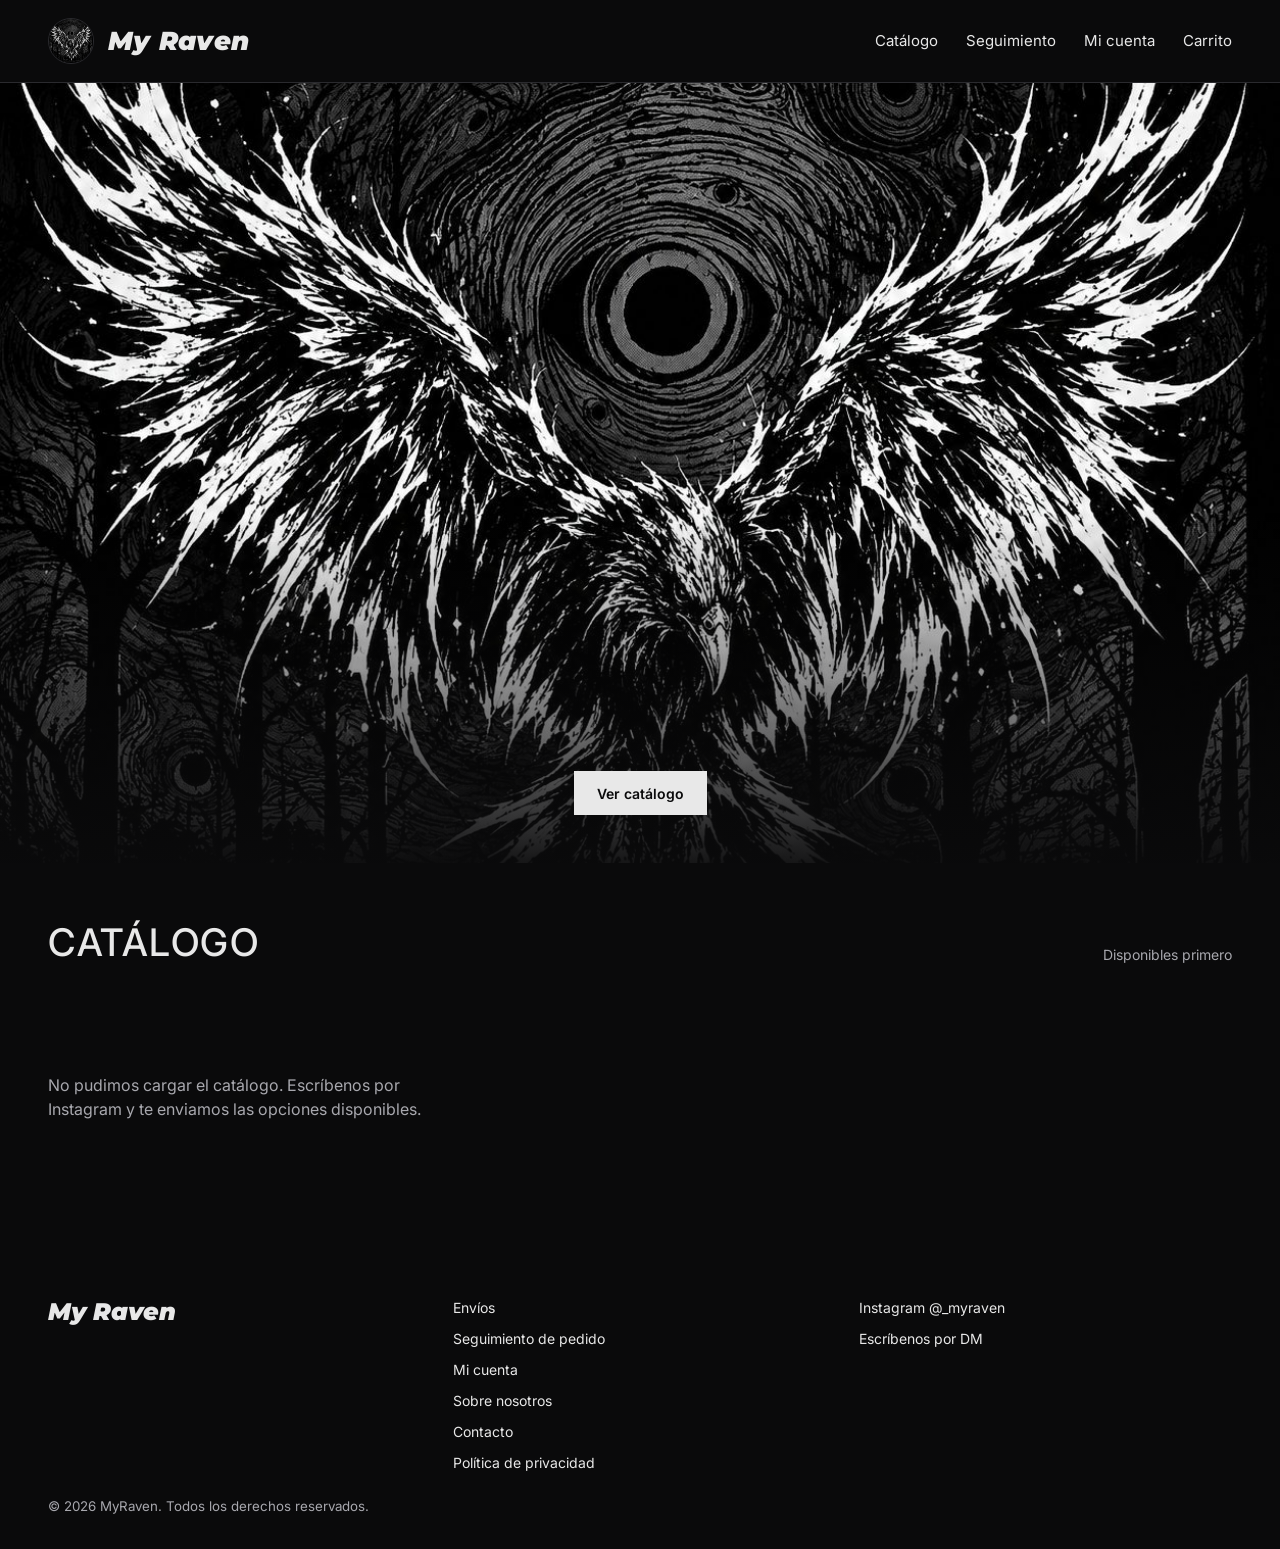
<file: index.html>
<!doctype html>
<html lang="es">
<head>
<meta charset="utf-8">
<meta name="viewport" content="width=device-width, initial-scale=1">
<title>MyRaven – Periféricos gaming competitivo</title>
<meta name="description" content="Mouses, mousepads y teclados para gaming competitivo. Stock real, retiro en Santiago Centro y entrega a domicilio.">
<link rel="icon" href="logo.jpg">
<link href="https://fonts.googleapis.com/css2?family=Montserrat:ital,wght@1,900&family=Inter:wght@400;500;600&display=swap" rel="stylesheet">
<style>
:root{--bg:#0A0A0B;--card:#141416;--line:#2A2A2E;--tx:#E8E8E8;--mu:#A8A8AE}
*{box-sizing:border-box}
body{margin:0;background:var(--bg);color:var(--tx);font-family:Inter,sans-serif;line-height:1.5}
a{color:var(--tx);text-decoration:none}a:hover{text-decoration:underline}
:focus-visible{outline:2px solid #fff;outline-offset:3px}
.wrap{max-width:1280px;margin:0 auto;padding:0 clamp(20px,4vw,48px)}
header .wrap{display:flex;align-items:center;justify-content:space-between;flex-wrap:wrap;gap:16px;padding-top:18px;padding-bottom:18px}
.brand{display:flex;align-items:center;gap:14px;font:italic 900 26px Montserrat,sans-serif;letter-spacing:.01em}.brand-t{font:italic 900 24px Montserrat,sans-serif}
.brand img{width:46px;height:46px;border-radius:50%;border:1px solid var(--line)}
nav{align-items:center;display:flex;gap:28px;flex-wrap:wrap;font-size:15px}
.btn{display:inline-flex;align-items:center;justify-content:center;min-height:44px;padding:0 22px;border:1px solid var(--tx);background:transparent;color:var(--tx);font:600 14px Inter,sans-serif;cursor:pointer;text-decoration:none}
.btn:hover{text-decoration:none;background:#1c1c1f}
.btn.fill{background:var(--tx);color:var(--bg)}.btn.fill:hover{background:#fff}
header{border-bottom:1px solid var(--line)}
html{scroll-behavior:smooth}
.hero{position:relative;height:min(88vh,780px);display:flex;align-items:flex-end;justify-content:center;overflow:hidden;transition:height .9s cubic-bezier(.7,0,.2,1)}
.hero img{position:absolute;inset:0;width:100%;height:100%;object-fit:cover;object-position:center 38%;transition:transform .9s cubic-bezier(.7,0,.2,1)}
.hero:after{content:"";position:absolute;inset:0;background:linear-gradient(0deg,rgba(10,10,11,.95),rgba(10,10,11,0) 45%)}
.hero .wrap{position:relative;z-index:1;padding-bottom:48px;transition:opacity .4s}
.hero .acts{display:flex;gap:14px;flex-wrap:wrap;justify-content:center}
.hero.collapsed{height:0;visibility:hidden;transition:height .9s cubic-bezier(.7,0,.2,1),visibility 0s .9s}
.hero.collapsed img{transform:translateY(-14%)}
.hero.collapsed .wrap{opacity:0}
@media (prefers-reduced-motion:reduce){html{scroll-behavior:auto}.hero,.hero *{transition:none!important}}
h2{margin:0;font:500 38px Inter,sans-serif;letter-spacing:.04em;text-transform:uppercase}
.cat-h{padding-top:56px;display:flex;justify-content:space-between;align-items:flex-end;flex-wrap:wrap;gap:12px}
.cat-h span{color:var(--mu);font-size:14px}
.filters{display:flex;gap:12px;flex-wrap:wrap;padding-top:20px}
.pill{min-height:44px;padding:0 20px;border:1px solid var(--line);background:transparent;color:var(--tx);font:14px Inter,sans-serif;cursor:pointer}
.pill[aria-pressed=true]{background:var(--tx);color:var(--bg)}
.grid{display:grid;grid-template-columns:repeat(auto-fill,minmax(290px,1fr));gap:24px;padding-top:24px;padding-bottom:64px}
.card{background:var(--card);border:1px solid var(--line);border-radius:4px;overflow:hidden;display:flex;flex-direction:column}
.ph{height:230px;background:#0F0F11;border-bottom:1px solid var(--line);position:relative;display:flex;align-items:center;justify-content:center;color:var(--mu);font-size:13px}
.ph img{width:100%;height:100%;object-fit:contain;padding:14px;box-sizing:border-box;transition:transform .3s}
.ph:hover img{animation:pulso-img 1.6s ease-in-out infinite}
@keyframes pulso-img{0%,100%{transform:scale(1)}50%{transform:scale(1.045)}}
@media(prefers-reduced-motion:reduce){.ph:hover img{animation:none;transform:scale(1.03)}}
.tag{position:absolute;top:14px;left:14px;border:1px solid var(--tx);padding:4px 10px;font-size:12px;background:var(--bg)}
.bd{padding:20px;display:flex;flex-direction:column;gap:8px;flex:1}
.nm{font:500 22px Inter,sans-serif;letter-spacing:.02em;margin:0}
.sp{color:var(--mu);font-size:14px;margin:0;flex:1;display:-webkit-box;-webkit-line-clamp:4;-webkit-box-orient:vertical;overflow:hidden;white-space:normal}
.row{display:flex;align-items:center;justify-content:space-between;gap:10px;margin-top:10px}
.pr{font:500 22px Inter,sans-serif}
.card.out .ph img{opacity:.4}
.info{border-top:1px solid var(--line);border-bottom:1px solid var(--line)}
.info .wrap{display:grid;grid-template-columns:repeat(auto-fit,minmax(220px,1fr));gap:32px;padding-top:44px;padding-bottom:44px}
.info h3{margin:0 0 8px;font:500 20px Inter,sans-serif;letter-spacing:.04em;text-transform:uppercase}
.info p{margin:0;color:var(--mu);font-size:14px}
footer .wrap{display:grid;grid-template-columns:repeat(auto-fit,minmax(240px,1fr));gap:32px;padding-top:48px;padding-bottom:24px;font-size:14px}
footer .col{display:flex;flex-direction:column;gap:10px}
footer small{display:block;color:var(--mu);padding:0 clamp(20px,4vw,48px) 32px;max-width:1280px;margin:0 auto}
dialog{background:var(--card);color:var(--tx);border:1px solid var(--tx);padding:28px;max-width:440px;width:calc(100% - 32px)}
dialog.about{max-width:780px;max-height:88vh;padding:0;border:1px solid var(--tx);background:linear-gradient(rgba(10,10,11,.8),rgba(10,10,11,.84)),url("quienes-somos.jpg") center/cover}
.ab{padding:clamp(28px,6vw,56px);display:flex;flex-direction:column;gap:18px}
.ab h2{margin:0}.ab p{margin:0;font-size:17px;color:var(--tx)}
.ab .lead{font-size:22px;font-weight:500;line-height:1.4}
.ab .sign{font:italic 900 28px Montserrat,sans-serif}.ab .x{align-self:flex-end}
.fm{display:flex;flex-direction:column;gap:14px;margin-top:14px}
.fm label{display:flex;flex-direction:column;gap:6px;font-size:14px;color:var(--mu)}
.fm input:not([type=checkbox]){min-height:44px;background:#0F0F11;border:1px solid var(--line);color:var(--tx);padding:0 12px;font:16px Inter,sans-serif}
.fm .ck{flex-direction:row;gap:10px;align-items:flex-start}.hp{position:absolute;left:-9999px}
#d-close{margin-top:14px;width:100%}
dialog::backdrop{background:rgba(0,0,0,.8)}
dialog h3{margin:0 0 4px;font:500 24px Inter,sans-serif}
dialog .box{border:1px solid var(--line);padding:14px;margin:14px 0;font-size:14px;white-space:pre-line}
dialog .acts{display:flex;flex-direction:column;gap:10px;margin-top:16px}
.msg{padding:48px 0;color:var(--mu)}
</style>
</head>
<body>

<header><div class="wrap">
  <a class="brand" href="#"><img src="logo.jpg" alt="Logo MyRaven, un cuervo en vuelo">My Raven</a>
  <nav><a href="#catalogo">Catálogo</a><a href="seguimiento.html">Seguimiento</a><a id="nav-cuenta" href="cuenta.html">Mi cuenta</a><a href="carrito.html" data-cart>Carrito</a></nav>
</div></header>

<section class="hero">
  <img src="portada.jpg" alt="">
  <div class="wrap"><div class="in">
    <div class="acts"><a class="btn fill" id="ver-cat" href="#catalogo">Ver catálogo</a></div>
  </div></div>
</section>

<main class="wrap" id="catalogo">
  <div class="cat-h"><h2>Catálogo</h2><span>Disponibles primero</span></div>
  <div class="filters" id="filters" role="group" aria-label="Filtrar por categoría"></div>
  <div class="grid" id="grid" aria-live="polite"><p class="msg">Cargando catálogo…</p></div>
</main>


<footer id="contacto">
  <div class="wrap">
    <div class="col"><span class="brand-t">My Raven</span></div>
    <div class="col"><a href="envios.html">Envíos</a><a href="seguimiento.html">Seguimiento de pedido</a><a href="cuenta.html">Mi cuenta</a><a href="#" id="about-open">Sobre nosotros</a><a id="nav-contact" href="#">Contacto</a><a href="privacidad.html">Política de privacidad</a></div>
    <div class="col"><a id="ig" href="#">Instagram @_myraven</a><a id="ig-dm" href="#">Escríbenos por DM</a></div>
  </div>
  <small>© 2026 MyRaven. Todos los derechos reservados.</small>
</footer>

<dialog class="about" id="about"><div class="ab">
  <button class="btn x" type="button" id="about-close">Cerrar</button>
  <h2>Sobre nosotros</h2>
  <p class="lead">Más que venderte algo, buscamos que lo disfrutes al máximo.</p>
  <p>Somos dos amigos apasionados por el mundo de los <strong>videojuegos</strong>. Disfrutamos lo que hacemos, y es por eso que creamos <strong>My Raven</strong>. Queremos marcar la diferencia frente a los grandes distribuidores, ofreciéndote esa calidad que pocos dan: atención real, carácter, satisfacción y, sobre todo, entendiendo qué necesitas para tu setup.</p>
  <p>Sabemos que si estás aquí es porque buscas rendimiento para tus partidas más exigentes o comodidad para tus tareas del día a día. Por eso, ofrecemos un stock variado adaptado a distintos tipos de personalidades, estilos de juego y ergonomías.</p>
  <p>Nos comprometemos a darte asesoría personalizada para que te lleves el periférico ideal para ti. Tu experiencia final es lo que más nos importa.</p>
  <p>¡Gracias por formar parte de nuestra comunidad!</p>
  <p class="sign">— My Raven</p>
</div></dialog>

<script src="config.js"></script>
<script src="common.js"></script>
<script>
let items = [], filtro = "Todo";

async function cargar(){
  try{ items = await cargarProductos(); }
  catch(e){ items=[]; $("grid").innerHTML='<p class="msg">No pudimos cargar el catálogo. Escríbenos por Instagram y te enviamos las opciones disponibles.</p>'; return; }
  pintar();
}

function pintar(){
  const cats=["Todo",...new Set(items.map(p=>p.categoria).filter(Boolean))];
  $("filters").replaceChildren(...cats.map(c=>{const b=el("button",{class:"pill",type:"button","aria-pressed":String(c===filtro)},c); b.dataset.c=c; return b;}));
  const lista=items.filter(p=>filtro==="Todo"||p.categoria===filtro);
  $("grid").replaceChildren();
  if(!lista.length){ $("grid").append(el("p",{class:"msg"},"No hay productos en esta categoría por ahora.")); return; }
  lista.forEach(p=>{
    const url = p.agotado ? CONFIG.INSTAGRAM_DM : "producto.html?p="+encodeURIComponent(p.id);
    const ph=el("div",{class:"ph"});
    if(p.fotos[0]) ph.append(el("img",{loading:"lazy",alt:p.nombre,src:p.fotos[0]})); else ph.append("Foto próximamente");
    ph.append(el("span",{class:"tag"},p.estado||"Disponible"));
    const card=el("article",{class:"card"+(p.agotado?" out":"")},ph,
      el("div",{class:"bd"},
        el("h3",{class:"nm"},el("a",{href:url,target:"_blank",rel:"noopener"},p.nombre)),
        el("div",{class:"row"},el("span",{class:"pr"},clp(p.precio)||"Consultar precio"))));
    card.style.cursor="pointer";
    card.addEventListener("click",e=>{ if(e.target.closest("a")) return; window.open(url,"_blank","noopener"); });
    $("grid").append(card);
  });
}

$("filters").addEventListener("click",e=>{const c=e.target.dataset.c; if(c){filtro=c;pintar()}});
$("ig").href=CONFIG.INSTAGRAM;
["ig-dm","nav-contact"].forEach(i=>{$(i).href=CONFIG.INSTAGRAM_DM;$(i).target="_blank";$(i).rel="noopener"});
$("about-open").onclick=e=>{e.preventDefault();$("about").showModal();};
$("about-close").onclick=()=>$("about").close();
$("about").addEventListener("click",e=>{if(e.target===$("about"))$("about").close()});
const hero=document.querySelector(".hero");
$("ver-cat").addEventListener("click",e=>{e.preventDefault();hero.classList.add("collapsed")});
document.querySelector(".brand").addEventListener("click",e=>{e.preventDefault();hero.classList.remove("collapsed");window.scrollTo({top:0,behavior:"smooth"})});
{ const s=getSes(); if(s) $("nav-cuenta").textContent="Hola, "+(s.nombre||"").split(" ")[0]; }
actualizarBadge();
cargar();
</script>
</body>
</html>
</file>
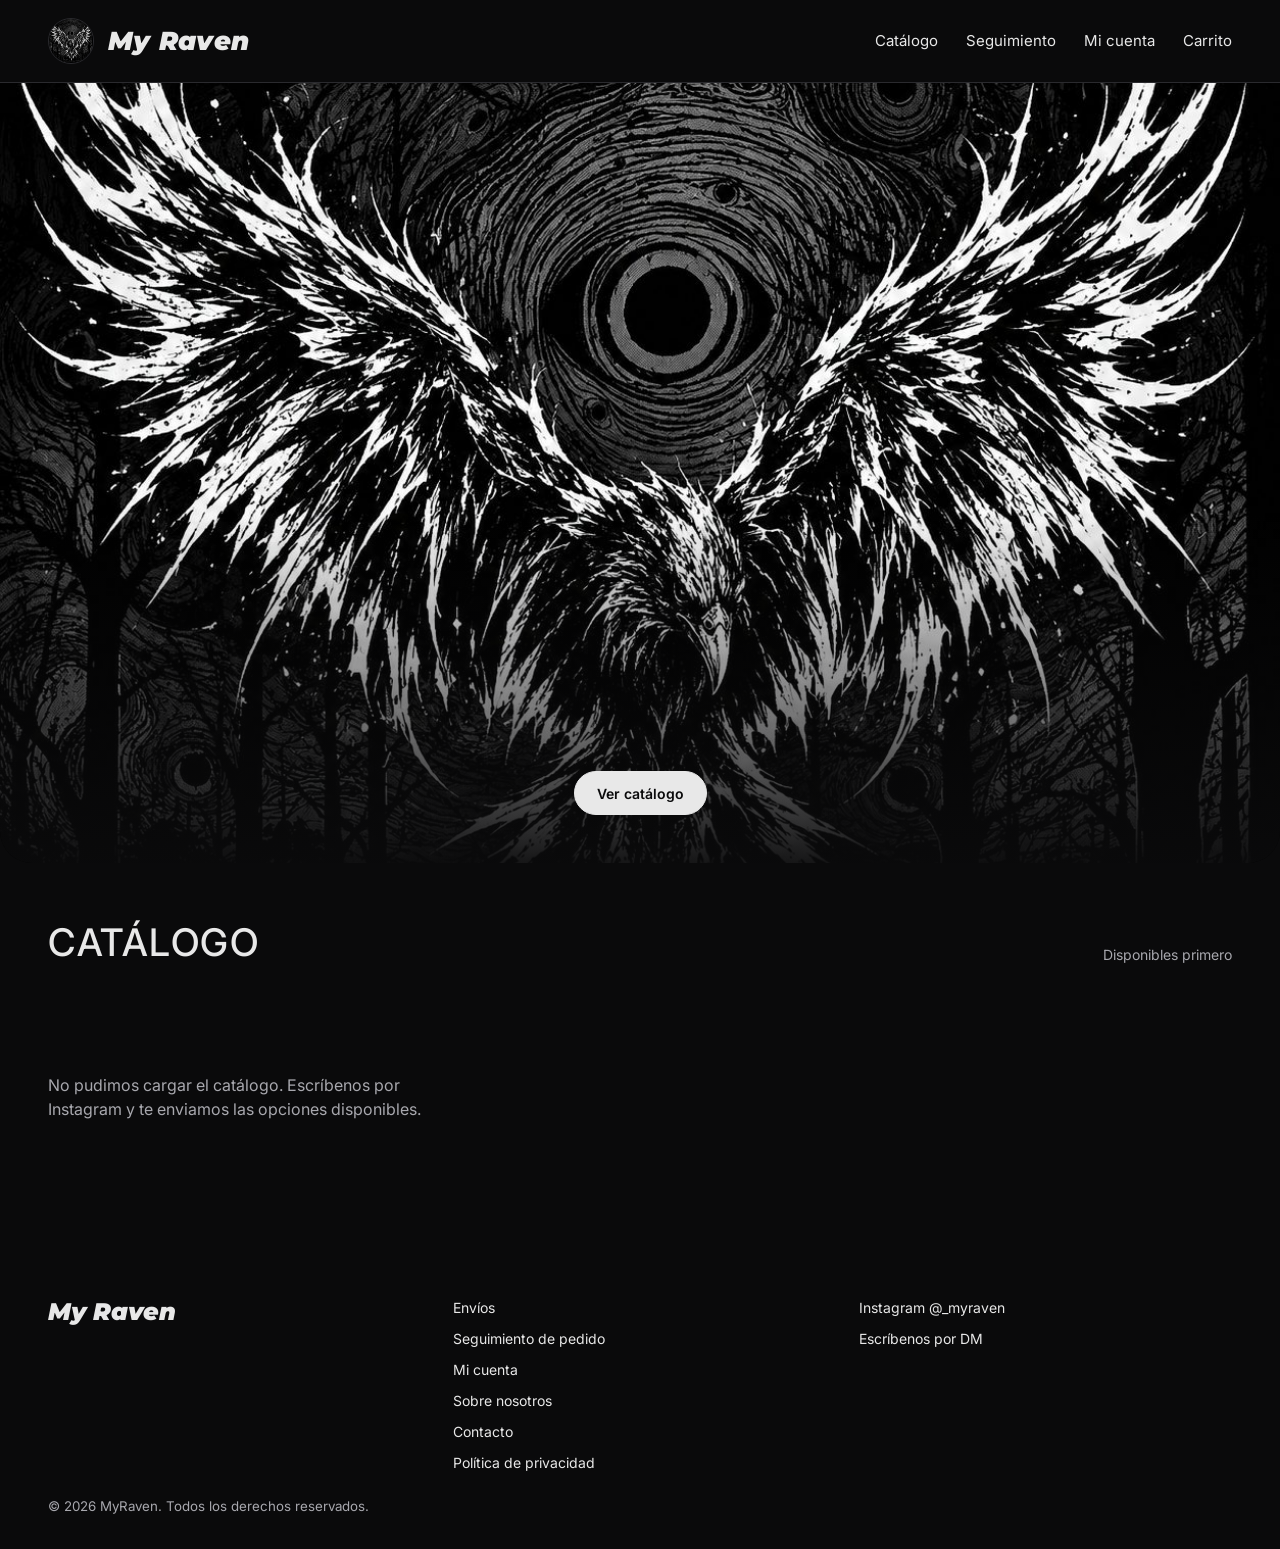
<file: public/index.html>
<!doctype html>
<html lang="es">
<head>
<meta charset="utf-8">
<meta name="viewport" content="width=device-width, initial-scale=1">
<title>MyRaven – Periféricos gaming competitivo</title>
<meta name="description" content="Mouses, mousepads y teclados para gaming competitivo. Stock real, retiro en Santiago Centro y entrega a domicilio.">
<link rel="icon" href="logo.jpg">
<link href="https://fonts.googleapis.com/css2?family=Montserrat:ital,wght@1,900&family=Inter:wght@400;500;600&display=swap" rel="stylesheet">
<style>
:root{--bg:#0A0A0B;--card:#141416;--line:#2A2A2E;--tx:#E8E8E8;--mu:#A8A8AE}
*{box-sizing:border-box}
body{margin:0;background:var(--bg);color:var(--tx);font-family:Inter,sans-serif;line-height:1.5}
a{color:var(--tx);text-decoration:none}a:hover{text-decoration:underline}
:focus-visible{outline:2px solid #fff;outline-offset:3px}
.wrap{max-width:1280px;margin:0 auto;padding:0 clamp(20px,4vw,48px)}
header .wrap{display:flex;align-items:center;justify-content:space-between;flex-wrap:wrap;gap:16px;padding-top:18px;padding-bottom:18px}
.brand{display:flex;align-items:center;gap:14px;font:italic 900 26px Montserrat,sans-serif;letter-spacing:.01em}.brand-t{font:italic 900 24px Montserrat,sans-serif}
.brand img{width:46px;height:46px;border-radius:50%;border:1px solid var(--line)}
nav{align-items:center;display:flex;gap:28px;flex-wrap:wrap;font-size:15px}
.btn{display:inline-flex;align-items:center;justify-content:center;min-height:44px;padding:0 22px;border:1px solid var(--tx);background:transparent;color:var(--tx);font:600 14px Inter,sans-serif;cursor:pointer;text-decoration:none}
.btn:hover{text-decoration:none;background:#1c1c1f}
.btn.fill{background:var(--tx);color:var(--bg)}.btn.fill:hover{background:#fff}
header{border-bottom:1px solid var(--line)}
html{scroll-behavior:smooth}
.hero{position:relative;height:min(88vh,780px);display:flex;align-items:flex-end;justify-content:center;overflow:hidden;transition:height .9s cubic-bezier(.7,0,.2,1)}
.hero img{position:absolute;inset:0;width:100%;height:100%;object-fit:cover;object-position:center 38%;transition:transform .9s cubic-bezier(.7,0,.2,1)}
.hero:after{content:"";position:absolute;inset:0;background:linear-gradient(0deg,rgba(10,10,11,.95),rgba(10,10,11,0) 45%)}
.hero .wrap{position:relative;z-index:1;padding-bottom:48px;transition:opacity .4s}
.hero .acts{display:flex;gap:14px;flex-wrap:wrap;justify-content:center}
.hero.collapsed{height:0;visibility:hidden;transition:height .9s cubic-bezier(.7,0,.2,1),visibility 0s .9s}
.hero.collapsed img{transform:translateY(-14%)}
.hero.collapsed .wrap{opacity:0}
@media (prefers-reduced-motion:reduce){html{scroll-behavior:auto}.hero,.hero *{transition:none!important}}
h2{margin:0;font:500 38px Inter,sans-serif;letter-spacing:.04em;text-transform:uppercase}
.cat-h{padding-top:56px;display:flex;justify-content:space-between;align-items:flex-end;flex-wrap:wrap;gap:12px}
.cat-h span{color:var(--mu);font-size:14px}
.filters{display:flex;gap:12px;flex-wrap:wrap;padding-top:20px}
.pill{min-height:44px;padding:0 20px;border:1px solid var(--line);background:transparent;color:var(--tx);font:14px Inter,sans-serif;cursor:pointer}
.pill[aria-pressed=true]{background:var(--tx);color:var(--bg)}
.grid{display:grid;grid-template-columns:repeat(auto-fill,minmax(290px,1fr));gap:24px;padding-top:24px;padding-bottom:64px}
.card{background:var(--card);border:1px solid var(--line);border-radius:4px;overflow:hidden;display:flex;flex-direction:column}
.ph{height:230px;background:#0F0F11;border-bottom:1px solid var(--line);position:relative;display:flex;align-items:center;justify-content:center;color:var(--mu);font-size:13px}
.ph img{width:100%;height:100%;object-fit:contain;padding:14px;box-sizing:border-box;transition:transform .3s}
.ph:hover img{animation:pulso-img 1.6s ease-in-out infinite}
@keyframes pulso-img{0%,100%{transform:scale(1)}50%{transform:scale(1.045)}}
@media(prefers-reduced-motion:reduce){.ph:hover img{animation:none;transform:scale(1.03)}}
.tag{position:absolute;top:14px;left:14px;border:1px solid var(--tx);padding:4px 10px;font-size:12px;background:var(--bg)}
.bd{padding:20px;display:flex;flex-direction:column;gap:8px;flex:1}
.nm{font:500 22px Inter,sans-serif;letter-spacing:.02em;margin:0}
.sp{color:var(--mu);font-size:14px;margin:0;flex:1;display:-webkit-box;-webkit-line-clamp:4;-webkit-box-orient:vertical;overflow:hidden;white-space:normal}
.row{display:flex;align-items:center;justify-content:space-between;gap:10px;margin-top:10px}
.pr{font:500 22px Inter,sans-serif}
.card.out .ph img{opacity:.4}
.info{border-top:1px solid var(--line);border-bottom:1px solid var(--line)}
.info .wrap{display:grid;grid-template-columns:repeat(auto-fit,minmax(220px,1fr));gap:32px;padding-top:44px;padding-bottom:44px}
.info h3{margin:0 0 8px;font:500 20px Inter,sans-serif;letter-spacing:.04em;text-transform:uppercase}
.info p{margin:0;color:var(--mu);font-size:14px}
footer .wrap{display:grid;grid-template-columns:repeat(auto-fit,minmax(240px,1fr));gap:32px;padding-top:48px;padding-bottom:24px;font-size:14px}
footer .col{display:flex;flex-direction:column;gap:10px}
footer small{display:block;color:var(--mu);padding:0 clamp(20px,4vw,48px) 32px;max-width:1280px;margin:0 auto}
dialog{background:var(--card);color:var(--tx);border:1px solid var(--tx);padding:28px;max-width:440px;width:calc(100% - 32px)}
dialog.about{max-width:780px;max-height:88vh;padding:0;border:1px solid var(--tx);background:linear-gradient(rgba(10,10,11,.8),rgba(10,10,11,.84)),url("quienes-somos.jpg") center/cover}
.ab{padding:clamp(28px,6vw,56px);display:flex;flex-direction:column;gap:18px}
.ab h2{margin:0}.ab p{margin:0;font-size:17px;color:var(--tx)}
.ab .lead{font-size:22px;font-weight:500;line-height:1.4}
.ab .sign{font:italic 900 28px Montserrat,sans-serif}.ab .x{align-self:flex-end}
.fm{display:flex;flex-direction:column;gap:14px;margin-top:14px}
.fm label{display:flex;flex-direction:column;gap:6px;font-size:14px;color:var(--mu)}
.fm input:not([type=checkbox]){min-height:44px;background:#0F0F11;border:1px solid var(--line);color:var(--tx);padding:0 12px;font:16px Inter,sans-serif}
.fm .ck{flex-direction:row;gap:10px;align-items:flex-start}.hp{position:absolute;left:-9999px}
#d-close{margin-top:14px;width:100%}
dialog::backdrop{background:rgba(0,0,0,.8)}
dialog h3{margin:0 0 4px;font:500 24px Inter,sans-serif}
dialog .box{border:1px solid var(--line);padding:14px;margin:14px 0;font-size:14px;white-space:pre-line}
dialog .acts{display:flex;flex-direction:column;gap:10px;margin-top:16px}
.msg{padding:48px 0;color:var(--mu)}
</style>
<link rel="stylesheet" href="redondeo.css">
</head>
<body>

<header><div class="wrap">
  <a class="brand" href="#"><img src="logo.jpg" alt="Logo MyRaven, un cuervo en vuelo">My Raven</a>
  <nav><a href="#catalogo">Catálogo</a><a href="seguimiento.html">Seguimiento</a><a id="nav-cuenta" href="cuenta.html">Mi cuenta</a><a href="carrito.html" data-cart>Carrito</a></nav>
</div></header>

<section class="hero">
  <img src="portada.jpg" alt="">
  <div class="wrap"><div class="in">
    <div class="acts"><a class="btn fill" id="ver-cat" href="#catalogo">Ver catálogo</a></div>
  </div></div>
</section>

<main class="wrap" id="catalogo">
  <div class="cat-h"><h2>Catálogo</h2><span>Disponibles primero</span></div>
  <div class="filters" id="filters" role="group" aria-label="Filtrar por categoría"></div>
  <div class="grid" id="grid" aria-live="polite"><p class="msg">Cargando catálogo…</p></div>
</main>


<footer id="contacto">
  <div class="wrap">
    <div class="col"><span class="brand-t">My Raven</span></div>
    <div class="col"><a href="envios.html">Envíos</a><a href="seguimiento.html">Seguimiento de pedido</a><a href="cuenta.html">Mi cuenta</a><a href="#" id="about-open">Sobre nosotros</a><a id="nav-contact" href="#">Contacto</a><a href="privacidad.html">Política de privacidad</a></div>
    <div class="col"><a id="ig" href="#">Instagram @_myraven</a><a id="ig-dm" href="#">Escríbenos por DM</a></div>
  </div>
  <small>© 2026 MyRaven. Todos los derechos reservados.</small>
</footer>

<dialog class="about" id="about"><div class="ab">
  <button class="btn x" type="button" id="about-close">Cerrar</button>
  <h2>Sobre nosotros</h2>
  <p class="lead">Más que venderte algo, buscamos que lo disfrutes al máximo.</p>
  <p>Somos dos amigos apasionados por el mundo de los <strong>videojuegos</strong>. Disfrutamos lo que hacemos, y es por eso que creamos <strong>My Raven</strong>. Queremos marcar la diferencia frente a los grandes distribuidores, ofreciéndote esa calidad que pocos dan: atención real, carácter, satisfacción y, sobre todo, entendiendo qué necesitas para tu setup.</p>
  <p>Sabemos que si estás aquí es porque buscas rendimiento para tus partidas más exigentes o comodidad para tus tareas del día a día. Por eso, ofrecemos un stock variado adaptado a distintos tipos de personalidades, estilos de juego y ergonomías.</p>
  <p>Nos comprometemos a darte asesoría personalizada para que te lleves el periférico ideal para ti. Tu experiencia final es lo que más nos importa.</p>
  <p>¡Gracias por formar parte de nuestra comunidad!</p>
  <p class="sign">— My Raven</p>
</div></dialog>

<script src="config.js"></script>
<script src="common.js"></script>
<script>
let items = [], filtro = "Todo";

async function cargar(){
  try{ items = await cargarProductos(); }
  catch(e){ items=[]; $("grid").innerHTML='<p class="msg">No pudimos cargar el catálogo. Escríbenos por Instagram y te enviamos las opciones disponibles.</p>'; return; }
  pintar();
}

function pintar(){
  const cats=["Todo",...new Set(items.map(p=>p.categoria).filter(Boolean))];
  $("filters").replaceChildren(...cats.map(c=>{const b=el("button",{class:"pill",type:"button","aria-pressed":String(c===filtro)},c); b.dataset.c=c; return b;}));
  const lista=items.filter(p=>filtro==="Todo"||p.categoria===filtro);
  $("grid").replaceChildren();
  if(!lista.length){ $("grid").append(el("p",{class:"msg"},"No hay productos en esta categoría por ahora.")); return; }
  lista.forEach(p=>{
    const url = p.agotado ? CONFIG.INSTAGRAM_DM : "producto.html?p="+encodeURIComponent(p.id);
    const ph=el("div",{class:"ph"});
    if(p.fotos[0]) ph.append(el("img",{loading:"lazy",alt:p.nombre,src:p.fotos[0]})); else ph.append("Foto próximamente");
    ph.append(el("span",{class:"tag"},p.estado||"Disponible"));
    const card=el("article",{class:"card"+(p.agotado?" out":"")},ph,
      el("div",{class:"bd"},
        el("h3",{class:"nm"},el("a",{href:url,target:"_blank",rel:"noopener"},p.nombre)),
        el("div",{class:"row"},el("span",{class:"pr"},clp(p.precio)||"Consultar precio"))));
    card.style.cursor="pointer";
    card.addEventListener("click",e=>{ if(e.target.closest("a")) return; window.open(url,"_blank","noopener"); });
    $("grid").append(card);
  });
}

$("filters").addEventListener("click",e=>{const c=e.target.dataset.c; if(c){filtro=c;pintar()}});
$("ig").href=CONFIG.INSTAGRAM;
["ig-dm","nav-contact"].forEach(i=>{$(i).href=CONFIG.INSTAGRAM_DM;$(i).target="_blank";$(i).rel="noopener"});
$("about-open").onclick=e=>{e.preventDefault();$("about").showModal();};
$("about-close").onclick=()=>$("about").close();
$("about").addEventListener("click",e=>{if(e.target===$("about"))$("about").close()});
const hero=document.querySelector(".hero");
$("ver-cat").addEventListener("click",e=>{e.preventDefault();hero.classList.add("collapsed")});
document.querySelector(".brand").addEventListener("click",e=>{e.preventDefault();hero.classList.remove("collapsed");window.scrollTo({top:0,behavior:"smooth"})});
{ const s=getSes(); if(s&&s.nombre) $("nav-cuenta").textContent="Hola, "+s.nombre.split(" ")[0]; }
actualizarBadge();
cargar();
</script>
</body>
</html>
</file>
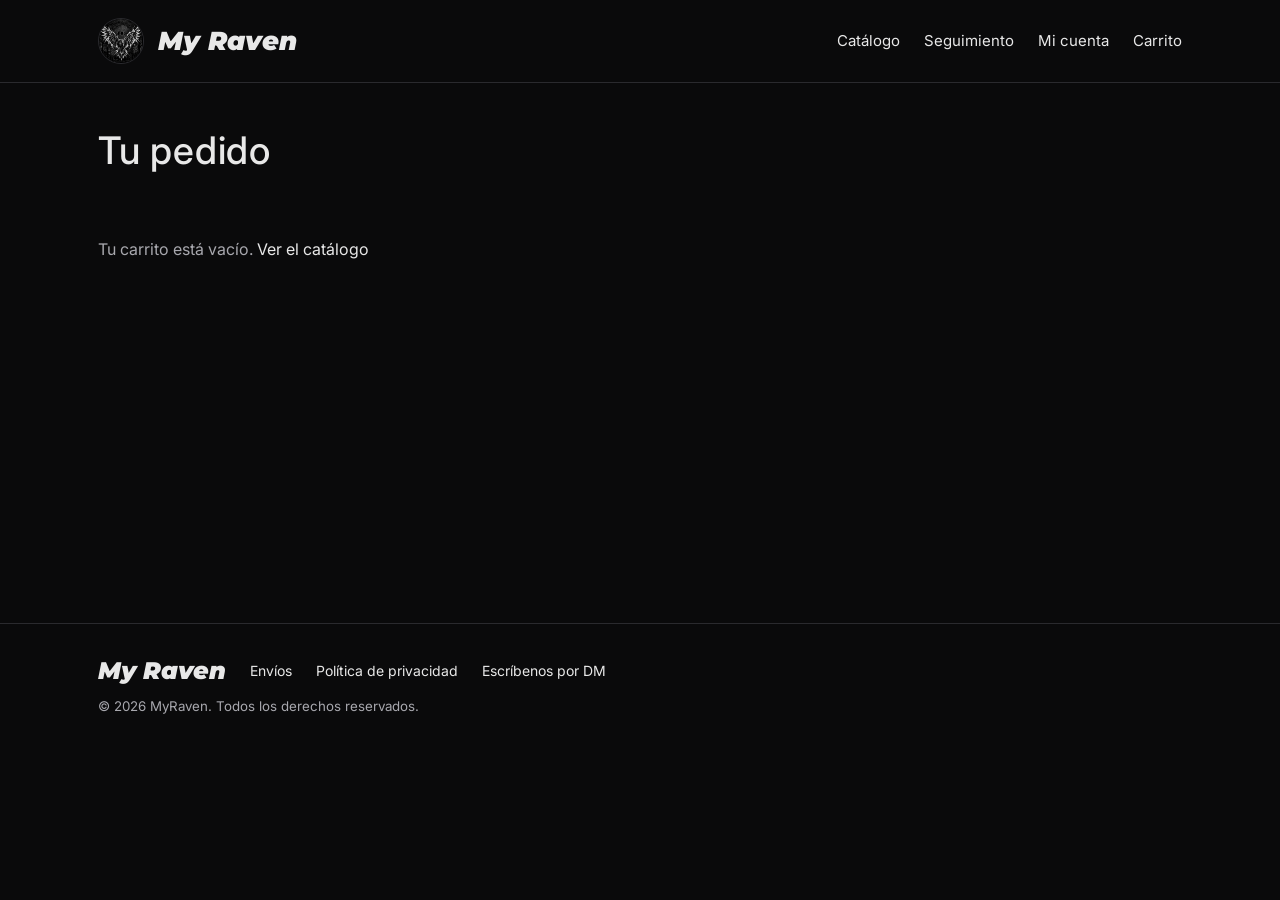
<file: carrito.html>
<!doctype html>
<html lang="es">
<head>
<meta charset="utf-8">
<meta name="viewport" content="width=device-width, initial-scale=1">
<title>Tu pedido – MyRaven</title>
<meta name="robots" content="noindex">
<link rel="icon" href="logo.jpg">
<link href="https://fonts.googleapis.com/css2?family=Montserrat:ital,wght@1,900&family=Inter:wght@400;500;600&display=swap" rel="stylesheet">
<link rel="stylesheet" href="app.css">
</head>
<body>
<header id="hdr"></header>

<main class="wrap">
  <h1 id="ttl">Tu pedido</h1>
  <div id="vista" style="margin-top:24px"><p class="msg">Cargando…</p></div>
</main>

<footer id="ftr"></footer>

<script src="config.js"></script>
<script src="common.js"></script>
<script>
const Q = new URLSearchParams(location.search);
const DIRECTO = Q.get("directo");
let lines = [], step = 1;
const D = {nombre:"",rut:"",telefono:"",email:"",tipo:"retiro",comuna:"",direccion:"",ref:"",pago:"Transferencia",web:""};

function persistir(){ if(!DIRECTO) saveCart(lines); }
function envioActual(){ return D.tipo==="domicilio" ? (D.comuna ? costoEnvio(D.comuna) : null) : 0; }
function totales(){
  const sub=lines.reduce((a,l)=>a+l.precio*l.qty,0), sin=lines.some(l=>!l.precio), env=envioActual();
  return {sub,sin,env,total:sub+(env||0)};
}
function mpDisponible(){
  if(!CONFIG.MERCADOPAGO||!CONFIG.ORDERS_URL) return "Próximamente. Por ahora paga por transferencia.";
  const T=totales();
  if(T.sin||(D.tipo==="domicilio"&&T.env==null)) return "Disponible cuando el total del pedido esté definido.";
  return "";
}

async function init(){
  montarCabecera(); montarPie();
  const s=getSes(); if(s){ D.nombre=s.nombre||""; D.telefono=s.telefono||""; D.email=s.email||""; }
  let prods=[]; try{ prods=await cargarProductos(); }catch(e){ prods=null; }
  const avisos=[];
  const base = DIRECTO ? [{id:DIRECTO,qty:1}] : getCart();
  if(prods){
    base.forEach(b=>{
      const p=prods.find(x=>x.id===b.id);
      if(!p||p.agotado){ avisos.push((b.nombre||b.id)+" ya no está disponible y se quitó."); return; }
      lines.push({id:p.id,nombre:p.nombre,precio:num(p.precio),qty:Math.max(1,Math.min(10,b.qty||1)),foto:p.fotos[0]||"",link_pago:p.link_pago});
    });
  } else lines = DIRECTO ? [] : base;
  persistir();
  pintar(avisos);
}

function pintar(avisos){
  const v=$("vista"); v.replaceChildren();
  if(!lines.length){
    v.append(...(avisos||[]).map(a=>el("p",{class:"mu"},a)),
      el("p",{class:"msg"},"Tu carrito está vacío. ",el("a",{href:"index.html#catalogo"},"Ver el catálogo")));
    return;
  }
  const izq=el("div",{id:"izq"}), der=el("div",{id:"der"});
  (avisos||[]).forEach(a=>izq.append(el("p",{class:"mu"},a)));
  v.append(el("div",{class:"cart-g"},izq,der));
  pintarIzq(); pintarPaso();
}

/* ---------- Resumen (izquierda) ---------- */
function pintarIzq(){
  const izq=$("izq"); [...izq.querySelectorAll(".line,.tots,.back")].forEach(n=>n.remove());
  lines.forEach((l,i)=>{
    const im=el("div",{class:"im"}); if(l.foto) im.append(el("img",{src:l.foto,alt:""})); else im.textContent="Sin foto";
    izq.append(el("div",{class:"line"},im,
      el("div",{},el("a",{href:"producto.html?p="+encodeURIComponent(l.id)},el("b",{},l.nombre)),
        el("div",{class:"qty"},
          el("button",{type:"button","aria-label":"Quitar una unidad",onclick:()=>cambiar(i,-1)},"−"),
          el("span",{"aria-live":"polite"},String(l.qty)),
          el("button",{type:"button","aria-label":"Agregar una unidad",onclick:()=>cambiar(i,1)},"+")),
        el("button",{class:"rm",type:"button",onclick:()=>{lines.splice(i,1);persistir();lines.length?(pintarIzq(),pintarPaso()):pintar()}},"Quitar")),
      el("div",{},l.precio?clp(l.precio*l.qty):"A confirmar")));
  });
  const T=totales();
  const fila=(a,b,cls)=>el("div",{class:"tr "+(cls||"")},el("span",{},a),el("span",{},b));
  izq.append(el("div",{class:"tots"},
    fila("Productos",T.sin&&!T.sub?"A confirmar":clp(T.sub)+(T.sin?" + por confirmar":"")),
    fila("Envío",D.tipo==="retiro"?"Gratis (retiro en el local)":T.env==null?"Elige tu comuna":clp(T.env)),
    fila("Total",T.sin&&!T.sub?"A confirmar":(T.env==null?"":clp(T.total))+(T.sin&&T.sub?" + por confirmar":""),"big")));
  izq.append(el("a",{href:"index.html#catalogo",class:"mu back"},"← Seguir mirando productos"));
}
function cambiar(i,d){ lines[i].qty=Math.max(1,Math.min(10,lines[i].qty+d)); persistir(); pintarIzq(); pintarPaso(); }

/* ---------- Pasos (derecha) ---------- */
function stepper(){
  const ol=el("ol",{class:"stp","aria-label":"Pasos del pedido"});
  ["Tus datos","Entrega","Pago"].forEach((n,i)=>ol.append(el("li",{class:(i+1<step?"done":"")+(i+1===step?" now":""),"aria-current":i+1===step?"step":null},el("b",{},String(i+1)),n)));
  return ol;
}
function pintarPaso(){
  const der=$("der"); der.replaceChildren(stepper(), step===1?paso1():step===2?paso2():paso3());
}
const inp=(name,label,attrs)=>{
  const i=el("input",Object.assign({name,required:"",value:D[name]||""},attrs));
  i.addEventListener("input",()=>{D[name]=i.value; i.setCustomValidity("")});
  return [el("label",{},label,i),i];
};

function paso1(){
  const f=el("form",{class:"fm"});
  const [lN]=inp("nombre","Nombre y apellido",{maxlength:"80",autocomplete:"name"});
  const [lR,iR]=inp("rut","RUT",{maxlength:"12",placeholder:"12.345.678-5",autocomplete:"off",inputmode:"text"});
  iR.addEventListener("blur",()=>{ if(iR.value){ iR.value=formatRut(iR.value); D.rut=iR.value; } });
  const [lT]=inp("telefono","Número de teléfono (WhatsApp)",{type:"tel",maxlength:"20",autocomplete:"tel",placeholder:"+56 9 1234 5678"});
  const [lE]=inp("email","Correo electrónico",{type:"email",maxlength:"120",autocomplete:"email"});
  f.append(el("h2",{style:"margin:0"},"1. Tus datos"));
  if(!getSes()) f.append(el("p",{class:"mu",style:"margin:0;font-size:14px"},"¿Ya tienes cuenta? ",el("a",{href:"cuenta.html?volver=carrito"},"Inicia sesión")," para completar tus datos automáticamente."));
  f.append(lN,lR,lT,lE,
    el("input",{class:"hp",name:"web",tabindex:"-1",autocomplete:"off","aria-hidden":"true",oninput:e=>{D.web=e.target.value}}),
    el("button",{class:"btn fill",type:"submit"},"Continuar a la entrega"));
  f.addEventListener("submit",e=>{
    e.preventDefault();
    if(!rutOk(D.rut)){ iR.setCustomValidity("Ingresa un RUT válido, por ejemplo 12.345.678-5"); iR.reportValidity(); return; }
    D.rut=formatRut(D.rut); step=2; pintarPaso(); window.scrollTo({top:0,behavior:"smooth"});
  });
  return f;
}

function paso2(){
  const f=el("form",{class:"fm"});
  f.append(el("h2",{style:"margin:0"},"2. Método de entrega"));
  const opcion=(val,titulo,detalle)=>{
    const r=el("input",{type:"radio",name:"tipo",value:val,id:"t-"+val}); r.checked=D.tipo===val;
    r.addEventListener("change",()=>{D.tipo=val; pintarIzq(); pintarPaso();});
    return el("label",{class:"opt"+(D.tipo===val?" sel":""),for:"t-"+val},r,el("span",{},el("b",{},titulo),el("small",{},detalle)));
  };
  f.append(el("fieldset",{class:"opts"},el("legend",{class:"mu"},"¿Cómo quieres recibir tu pedido?"),
    opcion("retiro","Retiro en el local · Gratis",CONFIG.LOCAL),
    opcion("domicilio","Entrega a domicilio · $5.000 CLP a $7.500 CLP","El valor depende de la distancia desde nuestro local hasta tu comuna.")));
  if(D.tipo==="retiro"){
    f.append(el("p",{class:"mu",style:"margin:0;font-size:14px"},"Cuando confirmemos tu pago te escribimos por WhatsApp para coordinar el día y la hora de retiro."));
  } else {
    const sel=el("select",{name:"comuna",required:""});
    sel.append(el("option",{value:""},"Elige tu comuna"));
    COMUNAS().forEach(c=>sel.append(el("option",{value:c.comuna},c.comuna+" — "+clp(c.precio))));
    sel.append(el("option",{value:"__otra"},"Otra comuna — "+clp(CONFIG.OTRA_COMUNA)+" (te confirmamos el valor)"));
    sel.value=D.comuna; sel.addEventListener("change",()=>{D.comuna=sel.value;pintarIzq();pintarPaso();});
    const [lD]=inp("direccion","Calle y número",{maxlength:"120",autocomplete:"street-address"});
    const iR=el("input",{name:"ref",maxlength:"120",value:D.ref,placeholder:"Depto, casa, portería, indicaciones"}); iR.addEventListener("input",()=>{D.ref=iR.value});
    f.append(el("label",{},"Comuna",sel),lD,el("label",{},"Depto / referencias (opcional)",iR));
    const e=envioActual();
    f.append(el("p",{class:"mu",style:"margin:0;font-size:14px"},e==null?"Elige tu comuna para ver el valor del envío.":"Valor del envío: "+clp(e)+(D.comuna==="__otra"?" (lo confirmamos por WhatsApp)":"")+". Coordinamos el horario por WhatsApp una vez confirmado el pago."));
  }
  const acts=el("div",{class:"btns"},
    el("button",{class:"btn",type:"button",onclick:()=>{step=1;pintarPaso()}},"Atrás"),
    el("button",{class:"btn fill",type:"submit"},"Continuar al pago"));
  f.append(acts);
  f.addEventListener("submit",e=>{ e.preventDefault(); step=3; pintarPaso(); window.scrollTo({top:0,behavior:"smooth"}); });
  return f;
}

function paso3(){
  const f=el("form",{class:"fm"});
  const razon=mpDisponible();
  if(razon && D.pago==="Mercado Pago") D.pago="Transferencia";
  f.append(el("h2",{style:"margin:0"},"3. Pago"));
  const op=(val,titulo,detalle,off)=>{
    const r=el("input",{type:"radio",name:"pago",value:val,id:"p-"+val.replace(/\s/g,"")}); r.checked=D.pago===val; if(off) r.disabled=true;
    r.addEventListener("change",()=>{D.pago=val;pintarPaso()});
    return el("label",{class:"opt"+(D.pago===val?" sel":"")+(off?" off":""),for:r.id},r,el("span",{},el("b",{},titulo),el("small",{},detalle)));
  };
  f.append(el("fieldset",{class:"opts"},el("legend",{class:"mu"},"¿Cómo quieres pagar?"),
    op("Transferencia","Transferencia bancaria","Te mostramos los datos al confirmar el pedido."),
    op("Mercado Pago","Mercado Pago",razon||"Te mostramos un link de pago de Mercado Pago por "+clp(totales().total)+" (monto exacto de tu pedido).",!!razon)));
  const T=totales();
  const ent = D.tipo==="retiro" ? "Retiro en el local" : "Domicilio: "+D.direccion+(D.ref?" ("+D.ref+")":"")+", "+(D.comuna==="__otra"?"otra comuna":D.comuna);
  f.append(el("div",{class:"box"},"Resumen\n"+lines.map(l=>l.qty+" × "+l.nombre).join("\n")+"\n\nCliente: "+D.nombre+" · "+D.rut+"\nContacto: "+D.telefono+" · "+D.email+"\nEntrega: "+ent+"\nTotal: "+(T.sin&&!T.sub?"A confirmar":clp(T.total)+(T.sin?" + por confirmar":""))));
  f.append(el("label",{class:"ck"},el("input",{type:"checkbox",required:""}),el("span",{},"Acepto el tratamiento de mis datos según la ",el("a",{href:"privacidad.html",target:"_blank"},"política de privacidad"),".")));
  f.append(el("div",{class:"btns"},
    el("button",{class:"btn",type:"button",onclick:()=>{step=2;pintarPaso()}},"Atrás"),
    el("button",{class:"btn fill",type:"submit",id:"ped-s"},"Confirmar pedido")),
    el("p",{class:"err",id:"ped-e",role:"alert"}));
  f.addEventListener("submit",enviar);
  return f;
}

async function enviar(e){
  e.preventDefault(); if(D.web) return;
  $("ped-s").disabled=true; $("ped-e").textContent="Enviando…";
  const s=getSes(), T=totales();
  const d={items:lines.map(l=>({id:l.id,nombre:l.nombre,qty:l.qty,precio:l.precio})),nombre:D.nombre.trim(),rut:D.rut,telefono:D.telefono.trim(),email:D.email.trim(),
    entrega:{tipo:D.tipo,comuna:D.comuna==="__otra"?"Otra comuna":D.comuna,direccion:D.direccion.trim(),ref:D.ref.trim()},pago:D.pago,token:s?s.token:"",web:D.web};
  let codigo="MR-PRUEBA", total=T.total, pagoUrl="";
  if(CONFIG.ORDERS_URL){
    const j=await api("pedido",d);
    if(!j.ok){ $("ped-e").textContent=j.error==="sesion"?msgError(j):"No pudimos registrar tu pedido. Intenta de nuevo o escríbenos por Instagram."; $("ped-s").disabled=false; if(j.error==="sesion") clearSes(); return; }
    codigo=j.codigo; pagoUrl=j.pagoUrl||""; if(typeof j.total==="number") total=j.total;
  }
  const resumen={codigo,total,sin:T.sin&&!T.sub,envio:T.env||0,mp:pagoUrl,entrega:d.entrega,pago:D.pago};
  if(!DIRECTO) saveCart([]);
  resultado(resumen);
}

function resultado(r){
  $("ttl").textContent="¡Pedido recibido!";
  const v=$("vista"); v.replaceChildren();
  const ent = r.entrega.tipo==="retiro" ? "Retiro en el local:\n"+CONFIG.LOCAL : "Entrega a domicilio:\n"+r.entrega.direccion+(r.entrega.ref?" ("+r.entrega.ref+")":"")+", "+r.entrega.comuna+"\nEnvío: "+clp(r.envio);
  const acts=el("div",{class:"acts"});
  const nodo=el("div",{class:"narrow"},
    el("div",{class:"box"},"Pedido "+r.codigo+(CONFIG.ORDERS_URL?"":" (modo prueba: no se guardó)")+"\nTotal a pagar: "+(r.sin?"A confirmar":clp(r.total))+"\n\n"+ent));
  if(r.pago==="Mercado Pago" && r.mp){
    nodo.append(el("p",{class:"mu"},"Paga ahora con Mercado Pago: el link ya trae el monto exacto de tu pedido ("+clp(r.total)+"). Tu pedido queda pendiente hasta que confirmemos el pago."));
    acts.append(el("a",{class:"btn fill",href:r.mp,target:"_blank",rel:"noopener"},"Pagar con Mercado Pago"));
  } else if(r.pago==="Mercado Pago"){
    nodo.append(el("p",{class:"mu"},"No pudimos generar tu link de Mercado Pago en este momento. Te lo enviaremos por WhatsApp con el monto exacto, o puedes pagar por transferencia:"),
      el("div",{class:"box"},CONFIG.TRANSFERENCIA+"\n\nEn el comentario de la transferencia escribe: "+r.codigo));
  } else {
    nodo.append(el("p",{class:"mu"},"Para pagar, haz una transferencia con estos datos:"),
      el("div",{class:"box"},CONFIG.TRANSFERENCIA+"\n\nEn el comentario de la transferencia escribe: "+r.codigo));
  }
  acts.append(el("a",{class:"btn"+(r.pago==="Mercado Pago"&&r.mp?"":" fill"),href:"seguimiento.html?codigo="+encodeURIComponent(r.codigo)},"Seguir mi pedido"),
    el("a",{class:"btn",href:CONFIG.INSTAGRAM_DM,target:"_blank",rel:"noopener"},"Tengo una consulta por Instagram"));
  nodo.append(acts,el("p",{class:"mu",style:"font-size:14px;margin-top:18px"},"Guarda tu código "+r.codigo+": con él y tu teléfono puedes ver el estado de tu pedido en Seguimiento. Cuando confirmemos tu pago te escribiremos por WhatsApp."));
  v.append(nodo);
  window.scrollTo({top:0,behavior:"smooth"});
}
init();
</script>
</body>
</html>
</file>
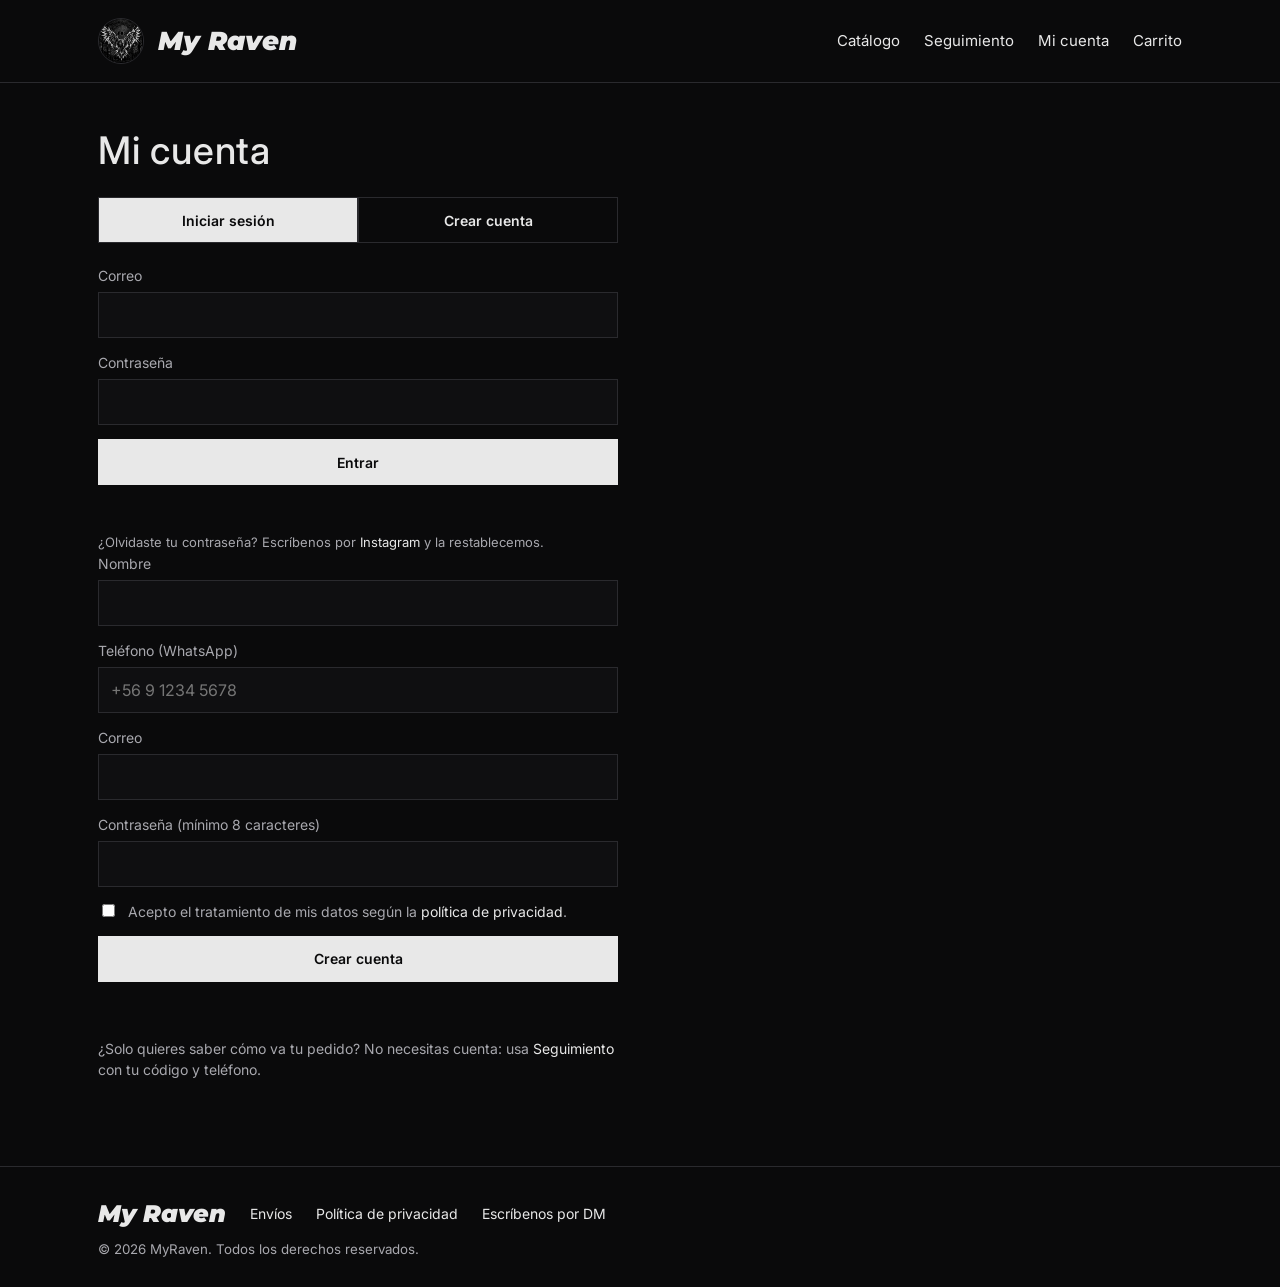
<file: cuenta.html>
<!doctype html>
<html lang="es">
<head>
<meta charset="utf-8">
<meta name="viewport" content="width=device-width, initial-scale=1">
<title>Mi cuenta – MyRaven</title>
<meta name="robots" content="noindex">
<link rel="icon" href="logo.jpg">
<link href="https://fonts.googleapis.com/css2?family=Montserrat:ital,wght@1,900&family=Inter:wght@400;500;600&display=swap" rel="stylesheet">
<link rel="stylesheet" href="app.css">
</head>
<body>
<header id="hdr"></header>

<main class="wrap">
  <h1 id="ttl">Mi cuenta</h1>
  <div id="vista" style="margin-top:24px"><p class="msg">Cargando…</p></div>
</main>

<footer id="ftr"></footer>

<script src="config.js"></script>
<script src="common.js"></script>
<script>
const VOLVER = new URLSearchParams(location.search).get("volver")==="carrito";

async function init(){
  montarCabecera(); montarPie();
  const s=getSes();
  if(s){
    const j=await api("perfil",{token:s.token});
    if(j.ok){ setSes(Object.assign({},s,j.usuario)); return vistaCuenta(j); }
    if(j.error==="sesion"||j.error==="credenciales") clearSes();
    else if(j.error==="red"){ return $("vista").replaceChildren(el("p",{class:"msg"},msgError(j))); }
  }
  vistaAcceso();
}

function vistaAcceso(){
  $("ttl").textContent="Mi cuenta";
  const v=$("vista"); v.replaceChildren();
  const box=el("div",{class:"narrow"});
  if(!CONFIG.ORDERS_URL) box.append(el("p",{class:"box"},"Las cuentas estarán disponibles cuando se conecte el sistema de pedidos. Mientras tanto puedes comprar sin cuenta."));
  const tabs=el("div",{class:"tabs",role:"tablist"});
  const bL=el("button",{type:"button",role:"tab","aria-selected":"true"},"Iniciar sesión");
  const bR=el("button",{type:"button",role:"tab","aria-selected":"false"},"Crear cuenta");
  tabs.append(bL,bR);
  const fL=formLogin(), fR=formRegistro(); fR.hidden=true;
  const sel=l=>{bL.setAttribute("aria-selected",l);bR.setAttribute("aria-selected",!l);fL.hidden=!l;fR.hidden=l};
  bL.onclick=()=>sel(true); bR.onclick=()=>sel(false);
  box.append(tabs,fL,fR,el("p",{class:"mu",style:"font-size:14px;margin-top:22px"},"¿Solo quieres saber cómo va tu pedido? No necesitas cuenta: usa ",el("a",{href:"seguimiento.html"},"Seguimiento")," con tu código y teléfono."));
  v.append(box);
}

function terminar(j){
  setSes({token:j.token,nombre:j.usuario.nombre,email:j.usuario.email,telefono:j.usuario.telefono});
  location.href = VOLVER ? "carrito.html" : "cuenta.html";
}

function formLogin(){
  const f=el("form",{class:"fm"},
    el("label",{},"Correo",el("input",{name:"email",type:"email",required:"",maxlength:"120",autocomplete:"username"})),
    el("label",{},"Contraseña",el("input",{name:"clave",type:"password",required:"",maxlength:"100",autocomplete:"current-password"})),
    el("button",{class:"btn fill",type:"submit"},"Entrar"),
    el("p",{class:"err",role:"alert"}),
    el("p",{class:"mu",style:"font-size:13px;margin:0"},"¿Olvidaste tu contraseña? Escríbenos por ",el("a",{href:CONFIG.INSTAGRAM_DM,target:"_blank",rel:"noopener"},"Instagram")," y la restablecemos."));
  f.addEventListener("submit",async e=>{
    e.preventDefault(); const er=f.querySelector(".err"), b=f.querySelector("button"); b.disabled=true; er.textContent="Entrando…";
    const j=await api("login",{email:f.email.value.trim(),clave:f.clave.value});
    if(j.ok) return terminar(j);
    er.textContent=msgError(j); b.disabled=false;
  });
  return f;
}

function formRegistro(){
  const f=el("form",{class:"fm"},
    el("label",{},"Nombre",el("input",{name:"nombre",required:"",maxlength:"80",autocomplete:"name"})),
    el("label",{},"Teléfono (WhatsApp)",el("input",{name:"telefono",type:"tel",required:"",maxlength:"20",autocomplete:"tel",placeholder:"+56 9 1234 5678"})),
    el("label",{},"Correo",el("input",{name:"email",type:"email",required:"",maxlength:"120",autocomplete:"email"})),
    el("label",{},"Contraseña (mínimo 8 caracteres)",el("input",{name:"clave",type:"password",required:"",minlength:"8",maxlength:"100",autocomplete:"new-password"})),
    el("input",{class:"hp",name:"web",tabindex:"-1",autocomplete:"off","aria-hidden":"true"}),
    el("label",{class:"ck"},el("input",{type:"checkbox",required:""}),el("span",{},"Acepto el tratamiento de mis datos según la ",el("a",{href:"privacidad.html",target:"_blank"},"política de privacidad"),".")),
    el("button",{class:"btn fill",type:"submit"},"Crear cuenta"),
    el("p",{class:"err",role:"alert"}));
  f.addEventListener("submit",async e=>{
    e.preventDefault(); if(f.web.value) return;
    const er=f.querySelector(".err"), b=f.querySelector("button"); b.disabled=true; er.textContent="Creando cuenta…";
    const j=await api("registro",{nombre:f.nombre.value.trim(),telefono:f.telefono.value.trim(),email:f.email.value.trim(),clave:f.clave.value,web:f.web.value});
    if(j.ok) return terminar(j);
    er.textContent=msgError(j); b.disabled=false;
  });
  return f;
}

function vistaCuenta(j){
  const u=j.usuario; $("ttl").textContent="Hola, "+(u.nombre||"").split(" ")[0];
  const v=$("vista"); v.replaceChildren();
  v.append(el("p",{class:"mu"},u.email+" · "+u.telefono),
    el("div",{style:"margin:14px 0 30px"},el("button",{class:"btn",type:"button",onclick:()=>{clearSes();location.href="index.html"}},"Cerrar sesión")),
    el("h2",{},"Mis pedidos"));
  if(!j.pedidos.length){ v.append(el("p",{class:"msg"},"Aún no tienes pedidos asociados a tu correo. ",el("a",{href:"index.html#catalogo"},"Ver el catálogo"))); return; }
  const t=el("table",{class:"ped"},el("thead",{},el("tr",{},...["Código","Fecha","Producto","Total","Estado"].map(x=>el("th",{},x)))));
  const tb=el("tbody",{});
  j.pedidos.forEach(p=>tb.append(el("tr",{},el("td",{},el("a",{href:"seguimiento.html?codigo="+encodeURIComponent(p.codigo)},p.codigo)),el("td",{},p.fecha),el("td",{},p.producto),el("td",{},p.total),el("td",{},p.estado))));
  t.append(tb); v.append(el("div",{style:"overflow-x:auto"},t));
}
init();
</script>
</body>
</html>
</file>
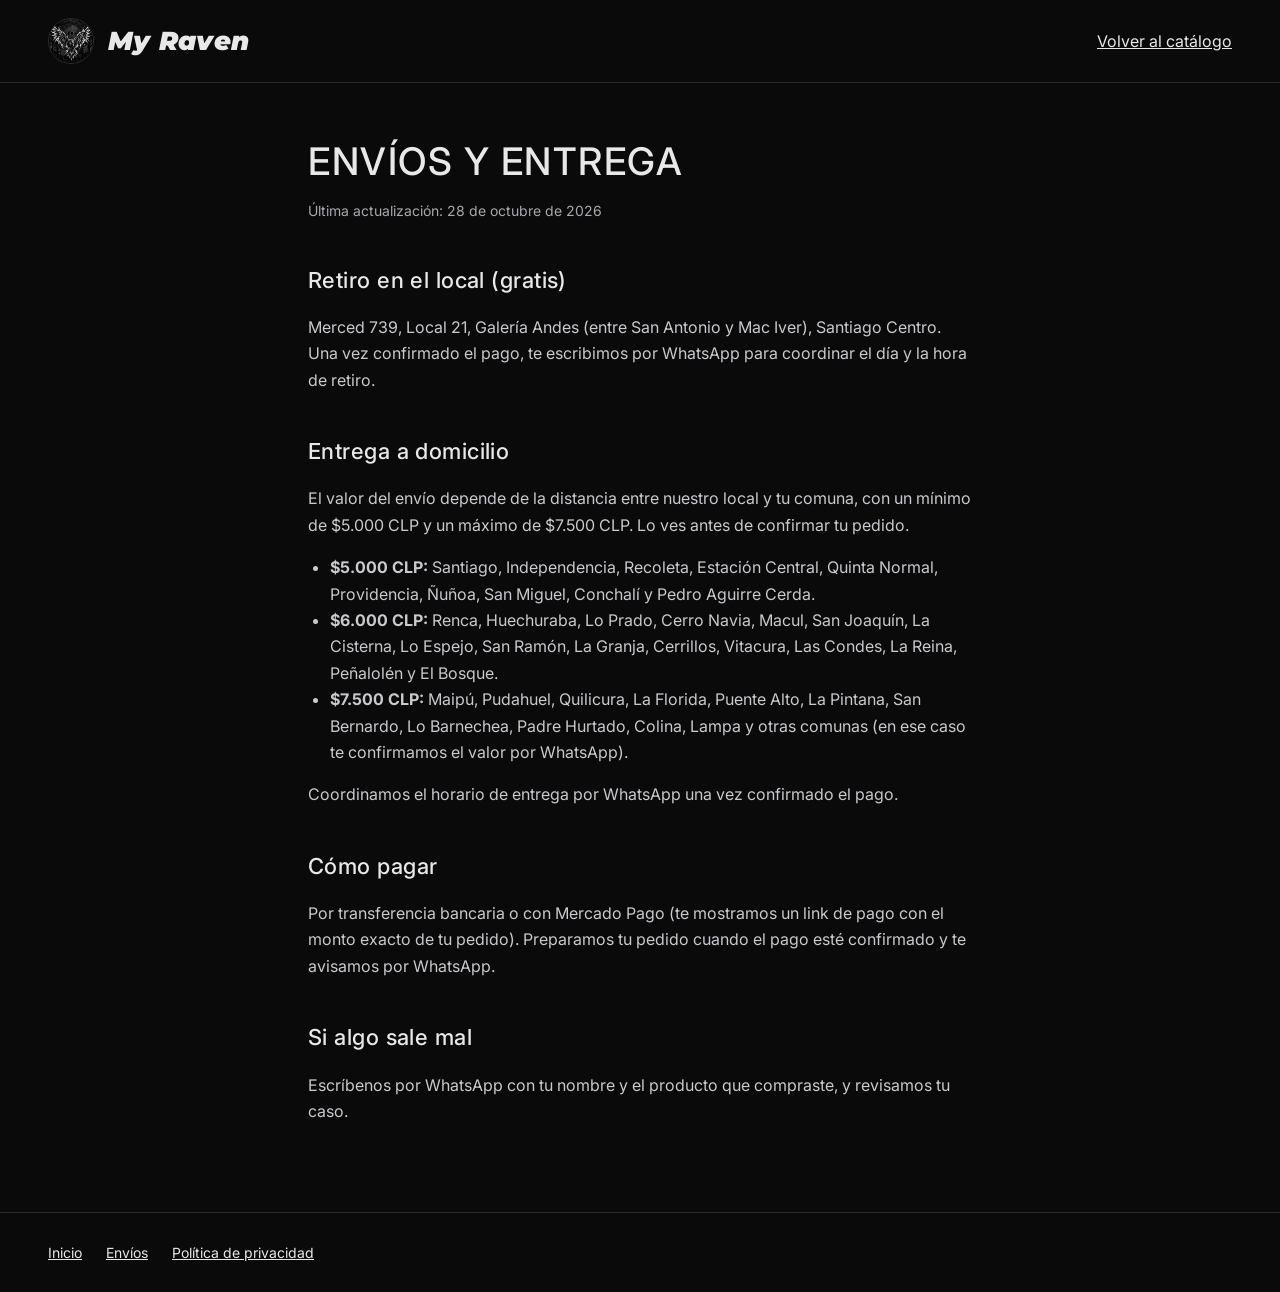
<file: envios.html>
<!doctype html>
<html lang="es"><head><meta charset="utf-8"><meta name="viewport" content="width=device-width, initial-scale=1">
<title>Envíos – MyRaven</title><link rel="icon" href="logo.jpg">
<link href="https://fonts.googleapis.com/css2?family=Montserrat:ital,wght@1,900&family=Inter:wght@400;500;600&display=swap" rel="stylesheet">
<link rel="stylesheet" href="legal.css"></head><body>
<header><div class="top"><a class="brand" href="index.html"><img src="logo.jpg" alt="Logo MyRaven">My Raven</a><a href="index.html">Volver al catálogo</a></div></header>
<main>
<h1>Envíos y entrega</h1>
<p class="mu">Última actualización: 28 de octubre de 2026</p>

<h2>Retiro en el local (gratis)</h2>
<p>Merced 739, Local 21, Galería Andes (entre San Antonio y Mac Iver), Santiago Centro. Una vez confirmado el pago, te escribimos por WhatsApp para coordinar el día y la hora de retiro.</p>

<h2>Entrega a domicilio</h2>
<p>El valor del envío depende de la distancia entre nuestro local y tu comuna, con un mínimo de $5.000 CLP y un máximo de $7.500 CLP. Lo ves antes de confirmar tu pedido.</p>
<ul>
<li><strong>$5.000 CLP:</strong> Santiago, Independencia, Recoleta, Estación Central, Quinta Normal, Providencia, Ñuñoa, San Miguel, Conchalí y Pedro Aguirre Cerda.</li>
<li><strong>$6.000 CLP:</strong> Renca, Huechuraba, Lo Prado, Cerro Navia, Macul, San Joaquín, La Cisterna, Lo Espejo, San Ramón, La Granja, Cerrillos, Vitacura, Las Condes, La Reina, Peñalolén y El Bosque.</li>
<li><strong>$7.500 CLP:</strong> Maipú, Pudahuel, Quilicura, La Florida, Puente Alto, La Pintana, San Bernardo, Lo Barnechea, Padre Hurtado, Colina, Lampa y otras comunas (en ese caso te confirmamos el valor por WhatsApp).</li>
</ul>
<p>Coordinamos el horario de entrega por WhatsApp una vez confirmado el pago.</p>

<h2>Cómo pagar</h2>
<p>Por transferencia bancaria o con Mercado Pago (te mostramos un link de pago con el monto exacto de tu pedido). Preparamos tu pedido cuando el pago esté confirmado y te avisamos por WhatsApp.</p>

<h2>Si algo sale mal</h2>
<p>Escríbenos por WhatsApp con tu nombre y el producto que compraste, y revisamos tu caso.</p>
</main>
<footer><a href="index.html">Inicio</a><a href="envios.html">Envíos</a><a href="privacidad.html">Política de privacidad</a></footer>
</body></html>
</file>
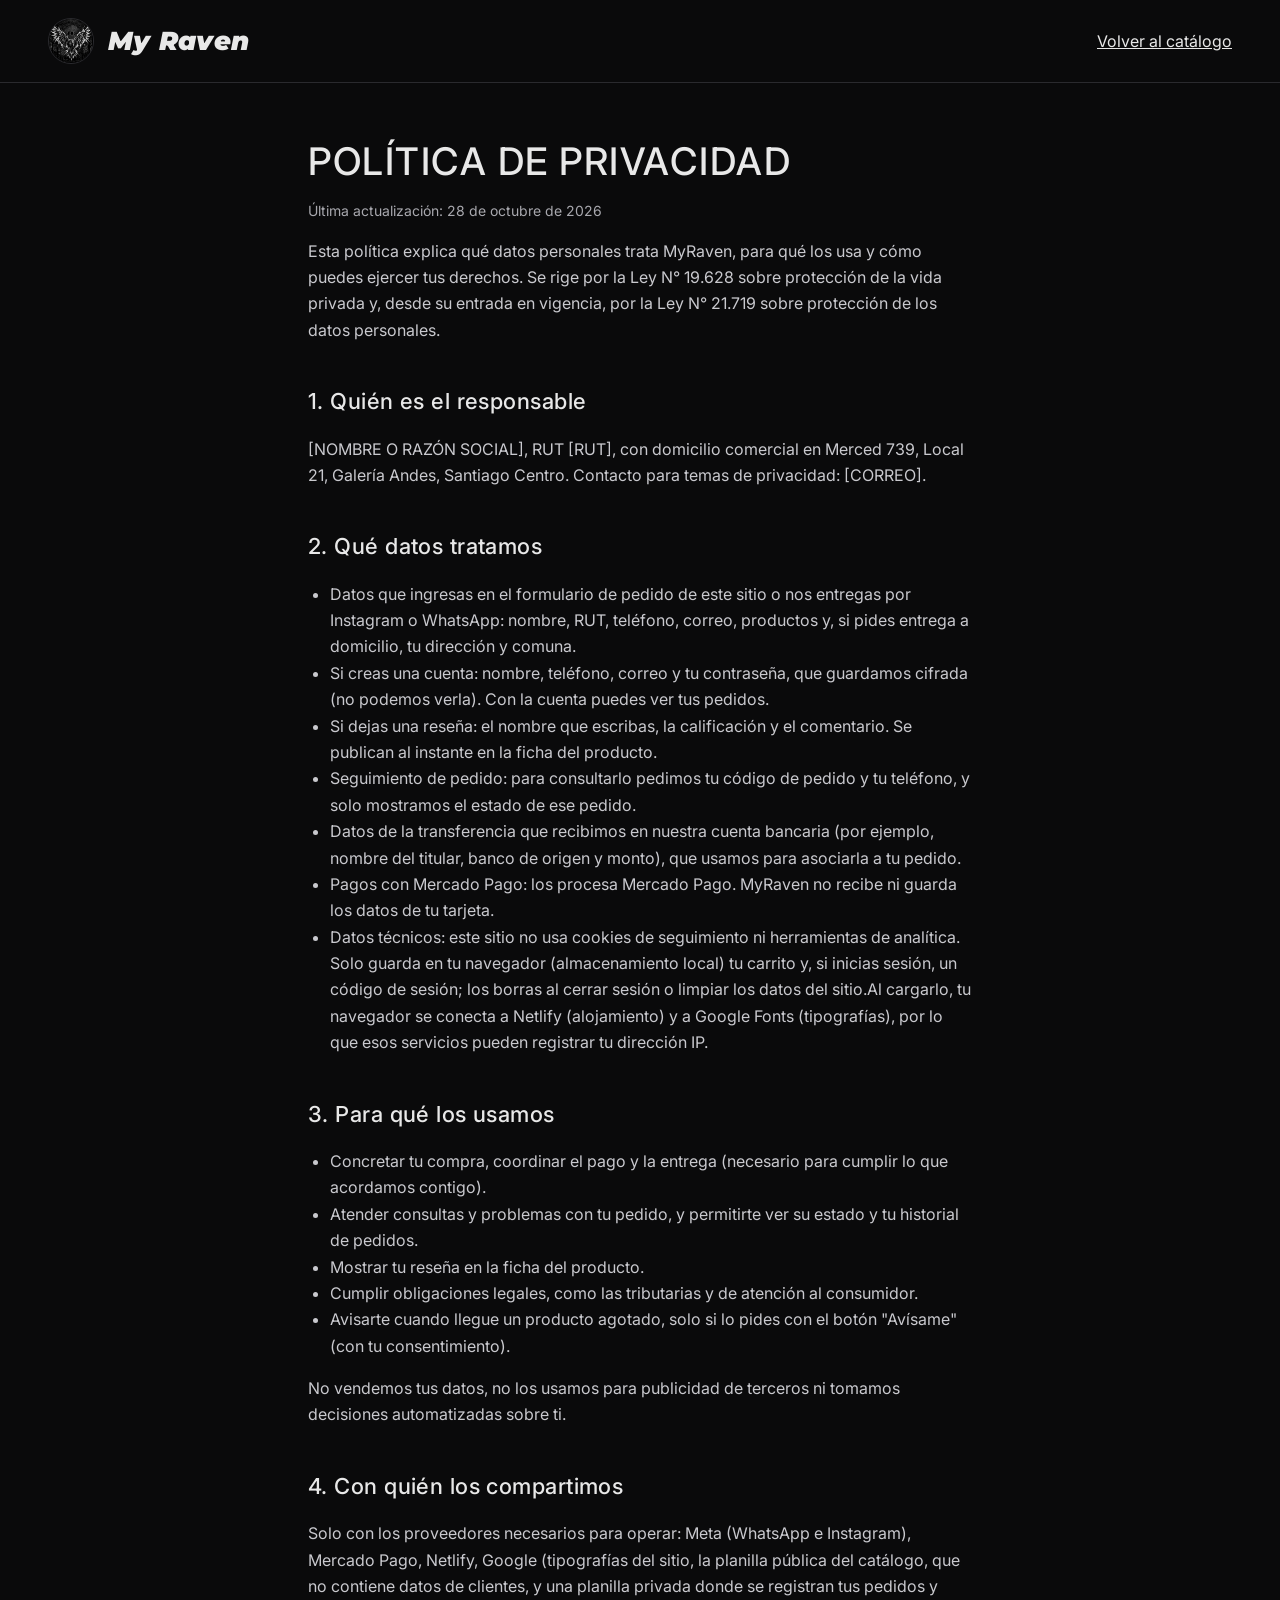
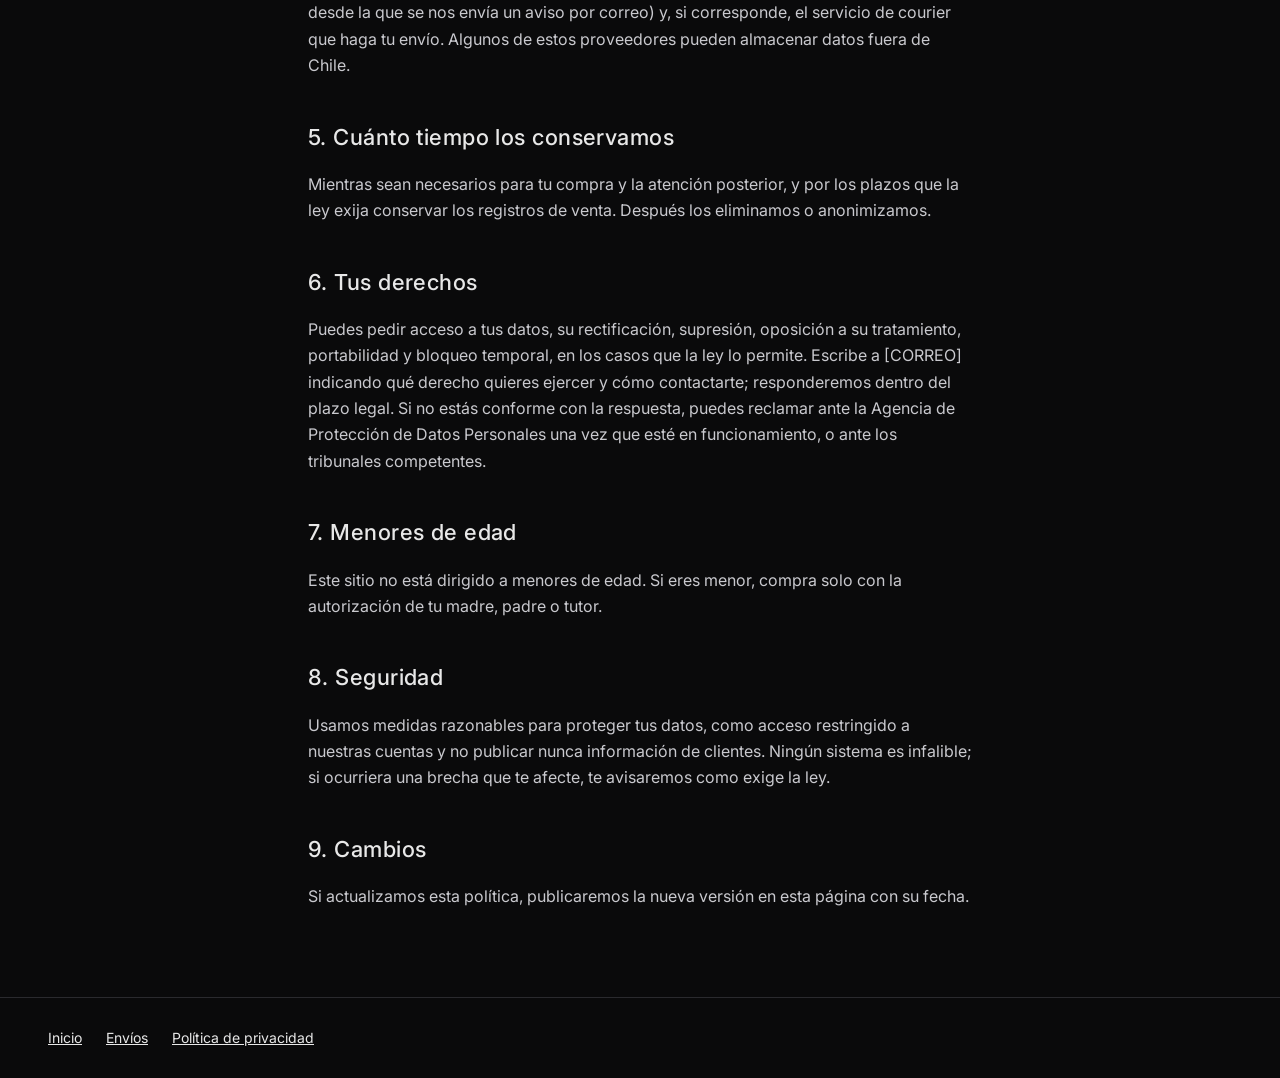
<file: privacidad.html>
<!doctype html>
<html lang="es"><head><meta charset="utf-8"><meta name="viewport" content="width=device-width, initial-scale=1">
<title>Política de privacidad – MyRaven</title><link rel="icon" href="logo.jpg">
<link href="https://fonts.googleapis.com/css2?family=Montserrat:ital,wght@1,900&family=Inter:wght@400;500;600&display=swap" rel="stylesheet">
<link rel="stylesheet" href="legal.css"></head><body>
<header><div class="top"><a class="brand" href="index.html"><img src="logo.jpg" alt="Logo MyRaven">My Raven</a><a href="index.html">Volver al catálogo</a></div></header>
<main>
<h1>Política de privacidad</h1>
<p class="mu">Última actualización: 28 de octubre de 2026</p>
<p>Esta política explica qué datos personales trata MyRaven, para qué los usa y cómo puedes ejercer tus derechos. Se rige por la Ley N° 19.628 sobre protección de la vida privada y, desde su entrada en vigencia, por la Ley N° 21.719 sobre protección de los datos personales.</p>

<h2>1. Quién es el responsable</h2>
<p>[NOMBRE O RAZÓN SOCIAL], RUT [RUT], con domicilio comercial en Merced 739, Local 21, Galería Andes, Santiago Centro. Contacto para temas de privacidad: [CORREO].</p>

<h2>2. Qué datos tratamos</h2>
<ul>
<li>Datos que ingresas en el formulario de pedido de este sitio o nos entregas por Instagram o WhatsApp: nombre, RUT, teléfono, correo, productos y, si pides entrega a domicilio, tu dirección y comuna.</li>
<li>Si creas una cuenta: nombre, teléfono, correo y tu contraseña, que guardamos cifrada (no podemos verla). Con la cuenta puedes ver tus pedidos.</li>
<li>Si dejas una reseña: el nombre que escribas, la calificación y el comentario. Se publican al instante en la ficha del producto.</li>
<li>Seguimiento de pedido: para consultarlo pedimos tu código de pedido y tu teléfono, y solo mostramos el estado de ese pedido.</li>
<li>Datos de la transferencia que recibimos en nuestra cuenta bancaria (por ejemplo, nombre del titular, banco de origen y monto), que usamos para asociarla a tu pedido.</li>
<li>Pagos con Mercado Pago: los procesa Mercado Pago. MyRaven no recibe ni guarda los datos de tu tarjeta.</li>
<li>Datos técnicos: este sitio no usa cookies de seguimiento ni herramientas de analítica. Solo guarda en tu navegador (almacenamiento local) tu carrito y, si inicias sesión, un código de sesión; los borras al cerrar sesión o limpiar los datos del sitio.Al cargarlo, tu navegador se conecta a Netlify (alojamiento) y a Google Fonts (tipografías), por lo que esos servicios pueden registrar tu dirección IP.</li>
</ul>

<h2>3. Para qué los usamos</h2>
<ul>
<li>Concretar tu compra, coordinar el pago y la entrega (necesario para cumplir lo que acordamos contigo).</li>
<li>Atender consultas y problemas con tu pedido, y permitirte ver su estado y tu historial de pedidos.</li>
<li>Mostrar tu reseña en la ficha del producto.</li>
<li>Cumplir obligaciones legales, como las tributarias y de atención al consumidor.</li>
<li>Avisarte cuando llegue un producto agotado, solo si lo pides con el botón "Avísame" (con tu consentimiento).</li>
</ul>
<p>No vendemos tus datos, no los usamos para publicidad de terceros ni tomamos decisiones automatizadas sobre ti.</p>

<h2>4. Con quién los compartimos</h2>
<p>Solo con los proveedores necesarios para operar: Meta (WhatsApp e Instagram), Mercado Pago, Netlify, Google (tipografías del sitio, la planilla pública del catálogo, que no contiene datos de clientes, y una planilla privada donde se registran tus pedidos y desde la que se nos envía un aviso por correo) y, si corresponde, el servicio de courier que haga tu envío. Algunos de estos proveedores pueden almacenar datos fuera de Chile.</p>

<h2>5. Cuánto tiempo los conservamos</h2>
<p>Mientras sean necesarios para tu compra y la atención posterior, y por los plazos que la ley exija conservar los registros de venta. Después los eliminamos o anonimizamos.</p>

<h2>6. Tus derechos</h2>
<p>Puedes pedir acceso a tus datos, su rectificación, supresión, oposición a su tratamiento, portabilidad y bloqueo temporal, en los casos que la ley lo permite. Escribe a [CORREO] indicando qué derecho quieres ejercer y cómo contactarte; responderemos dentro del plazo legal. Si no estás conforme con la respuesta, puedes reclamar ante la Agencia de Protección de Datos Personales una vez que esté en funcionamiento, o ante los tribunales competentes.</p>

<h2>7. Menores de edad</h2>
<p>Este sitio no está dirigido a menores de edad. Si eres menor, compra solo con la autorización de tu madre, padre o tutor.</p>

<h2>8. Seguridad</h2>
<p>Usamos medidas razonables para proteger tus datos, como acceso restringido a nuestras cuentas y no publicar nunca información de clientes. Ningún sistema es infalible; si ocurriera una brecha que te afecte, te avisaremos como exige la ley.</p>

<h2>9. Cambios</h2>
<p>Si actualizamos esta política, publicaremos la nueva versión en esta página con su fecha.</p>
</main>
<footer><a href="index.html">Inicio</a><a href="envios.html">Envíos</a><a href="privacidad.html">Política de privacidad</a></footer>
</body></html>
</file>
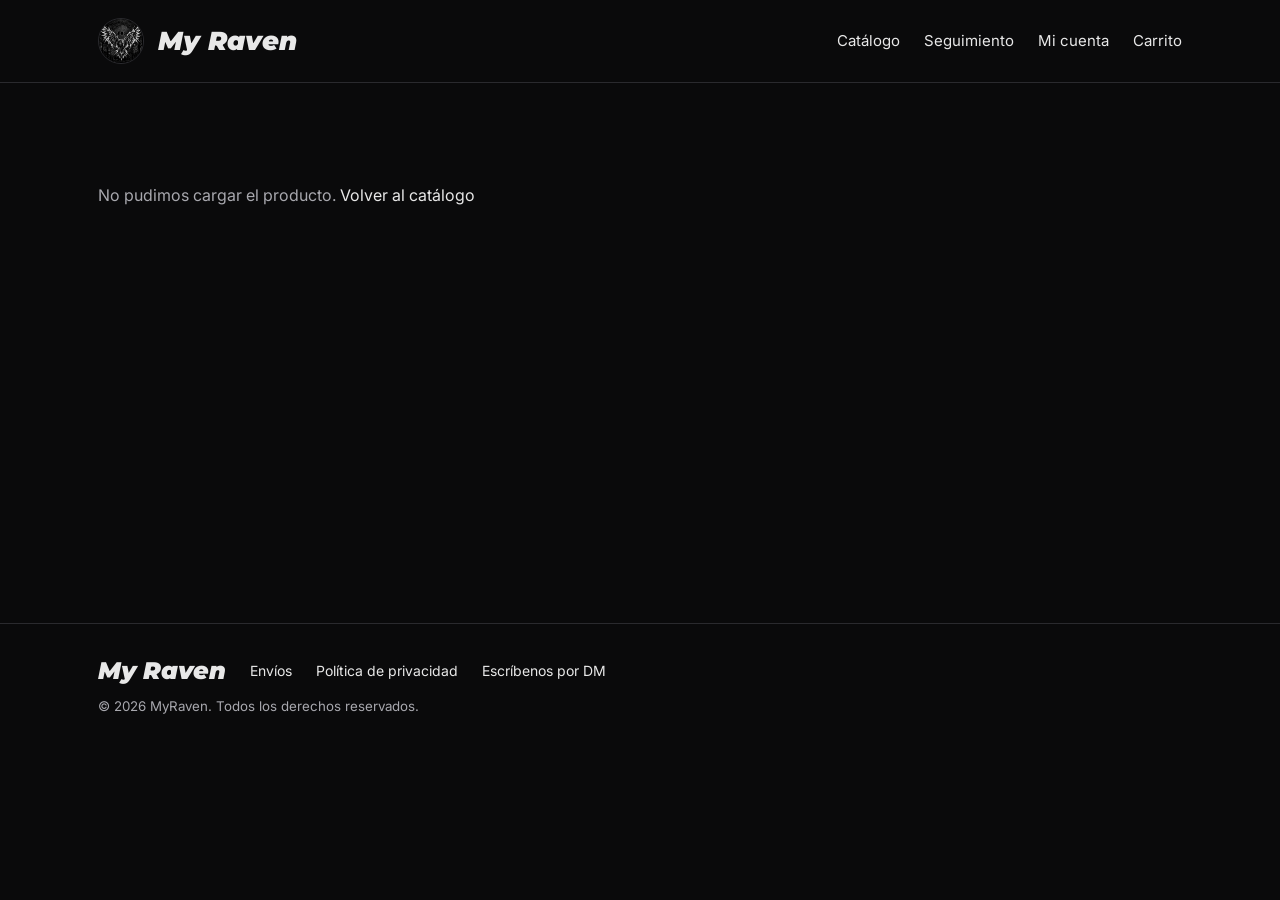
<file: producto.html>
<!doctype html>
<html lang="es">
<head>
<meta charset="utf-8">
<meta name="viewport" content="width=device-width, initial-scale=1">
<title>Producto – MyRaven</title>
<link rel="icon" href="logo.jpg">
<link href="https://fonts.googleapis.com/css2?family=Montserrat:ital,wght@1,900&family=Inter:wght@400;500;600&display=swap" rel="stylesheet">
<link rel="stylesheet" href="app.css">
</head>
<body>
<header id="hdr"></header>

<main class="wrap" id="main"><p class="msg">Cargando producto…</p></main>

<footer id="ftr"></footer>

<dialog class="lb" id="lb" aria-label="Visor de imagen">
  <div class="lb-bar"><span id="lb-c"></span><span class="mu">Toca la imagen para acercar o alejar</span><button class="btn" type="button" id="lb-x">Cerrar</button></div>
  <button class="lb-nav p" type="button" id="lb-p" aria-label="Imagen anterior">‹</button>
  <button class="lb-nav n" type="button" id="lb-n" aria-label="Imagen siguiente">›</button>
  <div class="lb-st" id="lb-st"><img id="lb-i" alt=""></div>
</dialog>

<script src="config.js"></script>
<script src="common.js"></script>
<script>
const pid = new URLSearchParams(location.search).get("p");
let P = null, idx = 0;

function stars(n){ const s=el("span",{class:"stars","aria-label":n+" de 5 estrellas"}); for(let i=1;i<=5;i++) s.append(el("span",{class:i<=Math.round(n)?"":"off","aria-hidden":"true",text:"★"})); return s; }

async function init(){
  montarCabecera(); montarPie();
  const main=$("main");
  let prods; try{ prods=await cargarProductos(); }catch(e){ main.replaceChildren(el("p",{class:"msg"},"No pudimos cargar el producto. ",el("a",{href:"index.html"},"Volver al catálogo"))); return; }
  P = prods.find(x=>x.id===pid);
  if(!P){ main.replaceChildren(el("p",{class:"msg"},"No encontramos ese producto. ",el("a",{href:"index.html#catalogo"},"Ver el catálogo"))); return; }
  document.title = P.nombre + " – MyRaven";
  main.replaceChildren(
    el("div",{class:"crumbs"},el("a",{href:"index.html#catalogo"},"Catálogo")," / ",P.categoria||"Producto"),
    el("div",{class:"prod"},galeria(),info()),
    el("section",{class:"sec"},el("h2",{},"Especificaciones"),el("div",{class:"carac",id:"carac"})),
    el("section",{class:"sec",id:"resenas"},el("h2",{},"Reseñas"),el("div",{id:"rv"},el("p",{class:"mu"},"Cargando reseñas…")))
  );
  renderCarac($("carac"), P.caracteristicas);
  cargarResenas();
}

/* Especificaciones completas: títulos (línea que termina en ":"), filas "Etiqueta: valor" y párrafos */
function renderCarac(c, txt){
  c.replaceChildren();
  String(txt||"").split(/\r?\n/).map(l=>l.trim()).filter(Boolean).forEach((l,i)=>{
    if(i===0 && /^[^\p{L}\p{N}]/u.test(l)){ c.append(el("h3",{class:"cs-t"},l.replace(/^[^\p{L}\p{N}]+/u,""))); return; }
    if(l.endsWith(":")){ c.append(el("h4",{class:"cs-h"},l.slice(0,-1))); return; }
    const k=l.indexOf(":");
    if(k>0&&k<40){ c.append(el("div",{class:"cs-r"},el("span",{class:"cs-k"},l.slice(0,k)),el("span",{class:"cs-v"},l.slice(k+1).trim()))); return; }
    c.append(el("p",{class:"cs-p"},l));
  });
}

/* ---------- Galería y visor ---------- */
function galeria(){
  const box=el("div",{class:"gal"});
  if(!P.fotos.length){ box.append(el("div",{class:"gal-main",style:"cursor:default"},"Foto próximamente")); return box; }
  const main=el("button",{class:"gal-main pulse",type:"button","aria-label":"Ampliar imagen de "+P.nombre}, el("img",{id:"g-img",alt:P.nombre,src:P.fotos[0]}));
  main.onclick=()=>abrirLb(idx);
  const ajustar=()=>{ const i=$("g-img"); main.classList.toggle("pad", i.naturalWidth>0 && i.naturalHeight/i.naturalWidth>1.25); };
  main.firstChild.addEventListener("load",ajustar);
  if(P.fotos.length>1){
    const t=el("div",{class:"thumbs"});
    P.fotos.forEach((f,i)=>t.append(el("button",{class:"thumb pulse",type:"button","aria-label":"Ver imagen "+(i+1),"aria-current":i===0?"true":"false",onclick:()=>{idx=i;$("g-img").src=f;[...t.children].forEach((c,j)=>c.setAttribute("aria-current",j===i?"true":"false"))}},el("img",{src:f,alt:""}))));
    box.append(t);
  } else box.classList.add("solo");
  box.append(main);
  return box;
}
const lb=$("lb"), st=$("lb-st"), li=$("lb-i");
function mostrarLb(){ li.src=P.fotos[idx]; li.alt=P.nombre+" – imagen "+(idx+1); $("lb-c").textContent=(idx+1)+" / "+P.fotos.length; st.classList.remove("z"); li.style.transformOrigin="center";
  $("lb-p").hidden=$("lb-n").hidden=P.fotos.length<2; }
function abrirLb(i){ idx=i; mostrarLb(); lb.showModal(); }
function mover(d){ idx=(idx+d+P.fotos.length)%P.fotos.length; mostrarLb(); }
$("lb-x").onclick=()=>lb.close();
$("lb-p").onclick=e=>{e.stopPropagation();mover(-1)}; $("lb-n").onclick=e=>{e.stopPropagation();mover(1)};
st.addEventListener("click",e=>{ const r=li.getBoundingClientRect(); li.style.transformOrigin=((e.clientX-r.left)/r.width*100)+"% "+((e.clientY-r.top)/r.height*100)+"%"; st.classList.toggle("z"); });
st.addEventListener("pointermove",e=>{ if(!st.classList.contains("z")) return; const r=st.getBoundingClientRect(); li.style.transformOrigin=((e.clientX-r.left)/r.width*100)+"% "+((e.clientY-r.top)/r.height*100)+"%"; });
lb.addEventListener("keydown",e=>{ if(P.fotos.length>1){ if(e.key==="ArrowLeft")mover(-1); if(e.key==="ArrowRight")mover(1);} });
lb.addEventListener("close",()=>{ st.classList.remove("z"); const g=$("g-img"); if(g) g.src=P.fotos[idx]; });

/* ---------- Información y compra ---------- */
function info(){
  const d=el("div",{class:"info"});
  d.append(el("span",{class:"tag"},P.estado||"Disponible"), el("h1",{},P.nombre));
  if(P.descripcion && P.descripcion!==P.caracteristicas) d.append(el("p",{class:"mu",style:"margin:0 0 6px"},P.descripcion));
  d.append(el("div",{class:"price"},clp(P.precio)||"Consultar precio"));
  if(P.clave.length){
    const ul=el("ul",{class:"clave"});
    P.clave.forEach(l=>{ const k=l.indexOf(":"); ul.append(k>0&&k<40?el("li",{},el("b",{},l.slice(0,k+1))," "+l.slice(k+1).trim()):el("li",{},l)); });
    d.append(ul);
  }
  const b=el("div",{class:"buy"});
  if(P.agotado){
    b.append(el("p",{class:"mu",style:"margin:0"},"Este producto está agotado por ahora."),
      el("a",{class:"btn fill",href:CONFIG.INSTAGRAM_DM,target:"_blank",rel:"noopener"},"Avísame por Instagram"));
  } else {
    b.append(
      el("a",{class:"btn fill",href:"carrito.html?directo="+encodeURIComponent(P.id)},"Comprar ahora"),
      el("button",{class:"btn",type:"button",onclick:()=>{addToCart(P,1);toast("Agregado al carrito.","Ver carrito","carrito.html")}},"Agregar al carrito"));
  }
  d.append(b, el("p",{class:"note"},"Retiro en el local o entrega a domicilio. Eliges la forma de pago al finalizar la compra."));
  return d;
}

/* ---------- Reseñas ---------- */
async function cargarResenas(){
  const cont=$("rv"); const j=await api("resenas",{producto:P.id});
  cont.replaceChildren();
  if(!j.ok){ cont.append(el("p",{class:"mu"}, j.error==="sin_backend"?"Las reseñas estarán disponibles muy pronto.":"No pudimos cargar las reseñas ahora.")); return; }
  const g=el("div",{class:"rv-g"}), lista=el("div",{});
  if(j.total){ lista.append(el("div",{class:"rv-sum"},stars(j.promedio),el("b",{},String(j.promedio.toFixed(1))),el("span",{class:"mu"},j.total+(j.total===1?" reseña":" reseñas"))));
    j.resenas.forEach(r=>lista.append(el("div",{class:"rv"},el("div",{},stars(r.estrellas)," ",el("b",{},r.nombre)),el("div",{class:"d"},r.fecha),el("p",{},r.comentario)))); }
  else lista.append(el("p",{class:"mu"},"Aún no hay reseñas. ¡Sé la primera persona en opinar!"));
  g.append(lista, formResena()); cont.append(g);
}
function formResena(){
  const ses=getSes();
  const f=el("form",{class:"fm"});
  f.append(el("h3",{style:"margin:0;font:500 18px Inter,sans-serif"},"Deja tu reseña"));
  f.append(el("label",{},"Nombre (se mostrará públicamente)",el("input",{name:"nombre",required:"",maxlength:"40",autocomplete:"nickname",value:ses?((ses.nombre||"").split(" ")[0]):""})));
  const fs=el("fieldset",{class:"starin"},el("legend",{},"Calificación"));
  for(let i=1;i<=5;i++){ fs.append(el("input",{type:"radio",name:"estrellas",value:String(i),id:"s"+i,required:""}),el("label",{for:"s"+i,"aria-label":i+(i===1?" estrella":" estrellas")},"★")); }
  const pintar=v=>[...fs.querySelectorAll("label")].forEach((l,k)=>l.classList.toggle("on",k<v));
  fs.addEventListener("change",e=>pintar(+e.target.value));
  fs.querySelectorAll("label").forEach((l,k)=>{l.addEventListener("mouseenter",()=>pintar(k+1));l.addEventListener("mouseleave",()=>pintar(+(f.estrellas.value||0)))});
  f.append(fs,
    el("label",{},"Comentario",el("textarea",{name:"comentario",required:"",maxlength:"600",placeholder:"Cuéntanos qué te pareció el producto"})),
    el("input",{class:"hp",name:"web",tabindex:"-1",autocomplete:"off","aria-hidden":"true"}),
    el("button",{class:"btn fill",type:"submit",id:"rv-s"},"Enviar reseña"),
    el("p",{class:"err",id:"rv-e",role:"alert"}));
  f.addEventListener("submit",async e=>{
    e.preventDefault(); if(f.web.value) return;
    $("rv-s").disabled=true; $("rv-e").className="err"; $("rv-e").textContent="Enviando…";
    const j=await api("resena",{producto:P.id,nombre:f.nombre.value.trim(),estrellas:+f.estrellas.value,comentario:f.comentario.value.trim(),web:f.web.value});
    if(j.ok){ $("rv").replaceChildren(); cargarResenas(); return; }
    else { $("rv-e").textContent=msgError(j); }
    $("rv-s").disabled=false;
  });
  return f;
}
init();
</script>
</body>
</html>
</file>
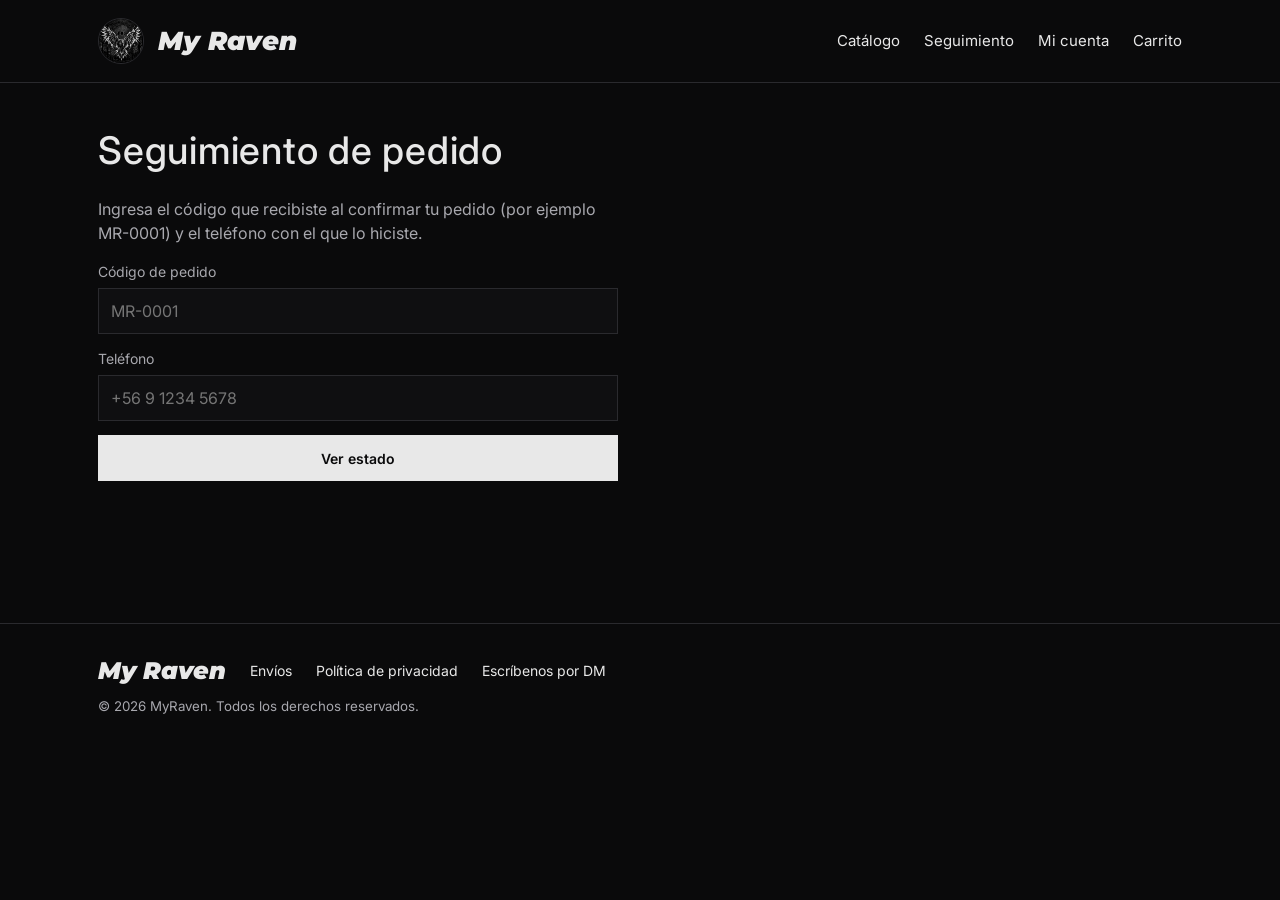
<file: seguimiento.html>
<!doctype html>
<html lang="es">
<head>
<meta charset="utf-8">
<meta name="viewport" content="width=device-width, initial-scale=1">
<title>Seguimiento de pedido – MyRaven</title>
<meta name="robots" content="noindex">
<link rel="icon" href="logo.jpg">
<link href="https://fonts.googleapis.com/css2?family=Montserrat:ital,wght@1,900&family=Inter:wght@400;500;600&display=swap" rel="stylesheet">
<link rel="stylesheet" href="app.css">
</head>
<body>
<header id="hdr"></header>

<main class="wrap">
  <h1>Seguimiento de pedido</h1>
  <div class="narrow" style="margin-top:24px">
    <p class="mu">Ingresa el código que recibiste al confirmar tu pedido (por ejemplo MR-0001) y el teléfono con el que lo hiciste.</p>
    <form class="fm" id="f">
      <label>Código de pedido<input name="codigo" required maxlength="12" placeholder="MR-0001" autocapitalize="characters"></label>
      <label>Teléfono<input name="telefono" type="tel" required maxlength="20" autocomplete="tel" placeholder="+56 9 1234 5678"></label>
      <button class="btn fill" type="submit" id="b">Ver estado</button>
      <p class="err" id="e" role="alert"></p>
    </form>
    <div id="res"></div>
  </div>
</main>

<footer id="ftr"></footer>

<script src="config.js"></script>
<script src="common.js"></script>
<script>
montarCabecera(); montarPie();
const PASOS=["Pendiente de pago","Pagado","Enviado","Entregado"];
const DESC={"Pendiente de pago":"Esperamos tu transferencia o pago.","Pagado":"Recibimos tu pago. Preparamos tu pedido.","Enviado":"Tu pedido va en camino o listo para coordinar la entrega.","Entregado":"Pedido entregado. ¡Gracias por comprar en My Raven!","Cancelado":"Este pedido fue cancelado."};
const f=$("f"), s=getSes();
const c0=new URLSearchParams(location.search).get("codigo"); if(c0) f.codigo.value=c0.slice(0,12);
if(s&&s.telefono) f.telefono.value=s.telefono;

f.addEventListener("submit",async e=>{
  e.preventDefault(); $("b").disabled=true; $("e").textContent="Buscando…"; $("res").replaceChildren();
  const j=await api("seguimiento",{codigo:f.codigo.value.trim().toUpperCase(),telefono:f.telefono.value.trim()});
  $("b").disabled=false;
  if(!j.ok){ $("e").textContent=msgError(j); return; }
  $("e").textContent="";
  const r=$("res"), p=j.pedido;
  const box=el("div",{class:"box",style:"margin-top:22px"},"Pedido "+p.codigo+"\n"+p.producto+"\nTotal: "+p.total+"\nFecha: "+p.fecha);
  r.append(box);
  if(p.estado==="Cancelado"){ r.append(el("p",{class:"err"},DESC.Cancelado)); }
  else{
    const i=PASOS.indexOf(p.estado), steps=el("div",{class:"steps"});
    PASOS.forEach((n,k)=>steps.append(el("div",{class:"st "+(k<i?"done":k===i?"now":"")},el("i",{}),el("span",{},n+(k===i?" — "+DESC[n]:"")))));
    r.append(steps);
  }
  r.append(el("p",{class:"mu",style:"font-size:14px"},"¿Dudas con tu pedido? Escríbenos por ",el("a",{href:CONFIG.INSTAGRAM_DM,target:"_blank",rel:"noopener"},"Instagram"),"."));
});
</script>
</body>
</html>
</file>
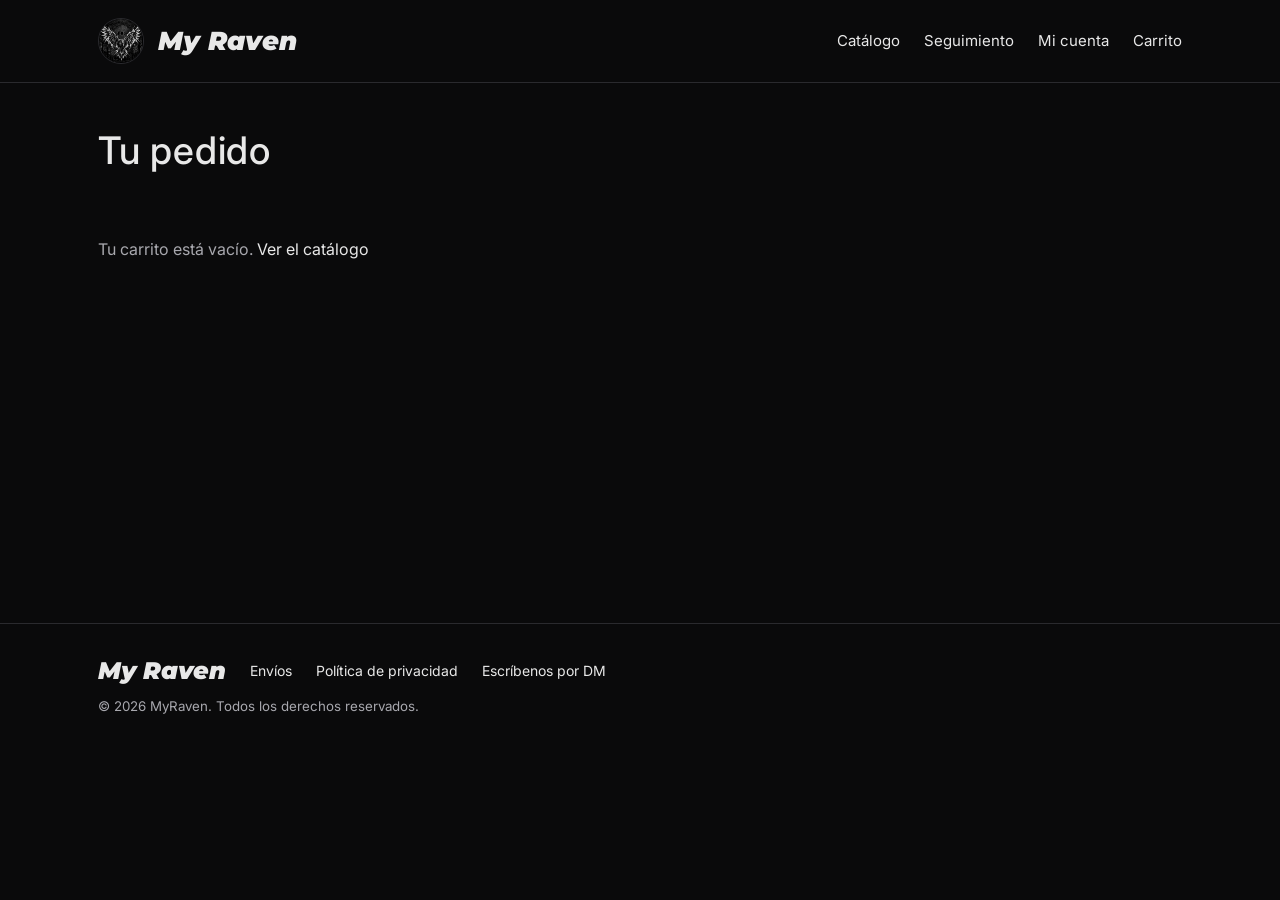
<file: public/carrito.html>
<!doctype html>
<html lang="es">
<head>
<meta charset="utf-8">
<meta name="viewport" content="width=device-width, initial-scale=1">
<title>Tu pedido – MyRaven</title>
<meta name="robots" content="noindex">
<link rel="icon" href="logo.jpg">
<link href="https://fonts.googleapis.com/css2?family=Montserrat:ital,wght@1,900&family=Inter:wght@400;500;600&display=swap" rel="stylesheet">
<link rel="stylesheet" href="app.css">
<link rel="stylesheet" href="redondeo.css">
</head>
<body>
<header id="hdr"></header>

<main class="wrap">
  <h1 id="ttl">Tu pedido</h1>
  <div id="vista" style="margin-top:24px"><p class="msg">Cargando…</p></div>
</main>

<footer id="ftr"></footer>

<script src="config.js"></script>
<script src="common.js"></script>
<script>
const Q = new URLSearchParams(location.search);
const DIRECTO = Q.get("directo");
let lines = [], step = 1;
const D = {nombre:"",rut:"",telefono:"",email:"",tipo:"retiro",comuna:"",direccion:"",ref:"",pago:"Transferencia",web:""};

function persistir(){ if(!DIRECTO) saveCart(lines); }
function envioActual(){ return D.tipo==="domicilio" ? (D.comuna ? costoEnvio(D.comuna) : null) : 0; }
function totales(){
  const sub=lines.reduce((a,l)=>a+l.precio*l.qty,0), sin=lines.some(l=>!l.precio), env=envioActual();
  return {sub,sin,env,total:sub+(env||0)};
}
function mpDisponible(){
  if(!CONFIG.MERCADOPAGO||!CONFIG.ORDERS_URL) return "Próximamente. Por ahora paga por transferencia.";
  const T=totales();
  if(T.sin||(D.tipo==="domicilio"&&T.env==null)) return "Disponible cuando el total del pedido esté definido.";
  return "";
}

async function init(){
  montarCabecera(); montarPie();
  const s=getSes(); if(s){ D.nombre=s.nombre||""; D.telefono=s.telefono||""; D.email=s.email||""; }
  let prods=[]; try{ prods=await cargarProductos(); }catch(e){ prods=null; }
  const avisos=[];
  const base = DIRECTO ? [{id:DIRECTO,qty:1}] : getCart();
  if(prods){
    base.forEach(b=>{
      const p=prods.find(x=>x.id===b.id);
      if(!p||p.agotado){ avisos.push((b.nombre||b.id)+" ya no está disponible y se quitó."); return; }
      lines.push({id:p.id,nombre:p.nombre,precio:num(p.precio),qty:Math.max(1,Math.min(10,b.qty||1)),foto:p.fotos[0]||"",link_pago:p.link_pago});
    });
  } else lines = DIRECTO ? [] : base;
  persistir();
  pintar(avisos);
}

function pintar(avisos){
  const v=$("vista"); v.replaceChildren();
  if(!lines.length){
    v.append(...(avisos||[]).map(a=>el("p",{class:"mu"},a)),
      el("p",{class:"msg"},"Tu carrito está vacío. ",el("a",{href:"index.html#catalogo"},"Ver el catálogo")));
    return;
  }
  const izq=el("div",{id:"izq"}), der=el("div",{id:"der"});
  (avisos||[]).forEach(a=>izq.append(el("p",{class:"mu"},a)));
  v.append(el("div",{class:"cart-g"},izq,der));
  pintarIzq(); pintarPaso();
}

/* ---------- Resumen (izquierda) ---------- */
function pintarIzq(){
  const izq=$("izq"); [...izq.querySelectorAll(".line,.tots,.back")].forEach(n=>n.remove());
  lines.forEach((l,i)=>{
    const im=el("div",{class:"im"}); if(l.foto) im.append(el("img",{src:l.foto,alt:""})); else im.textContent="Sin foto";
    izq.append(el("div",{class:"line"},im,
      el("div",{},el("a",{href:"producto.html?p="+encodeURIComponent(l.id)},el("b",{},l.nombre)),
        el("div",{class:"qty"},
          el("button",{type:"button","aria-label":"Quitar una unidad",onclick:()=>cambiar(i,-1)},"−"),
          el("span",{"aria-live":"polite"},String(l.qty)),
          el("button",{type:"button","aria-label":"Agregar una unidad",onclick:()=>cambiar(i,1)},"+")),
        el("button",{class:"rm",type:"button",onclick:()=>{lines.splice(i,1);persistir();lines.length?(pintarIzq(),pintarPaso()):pintar()}},"Quitar")),
      el("div",{},l.precio?clp(l.precio*l.qty):"A confirmar")));
  });
  const T=totales();
  const fila=(a,b,cls)=>el("div",{class:"tr "+(cls||"")},el("span",{},a),el("span",{},b));
  izq.append(el("div",{class:"tots"},
    fila("Productos",T.sin&&!T.sub?"A confirmar":clp(T.sub)+(T.sin?" + por confirmar":"")),
    fila("Envío",D.tipo==="retiro"?"Gratis (retiro en el local)":T.env==null?"Elige tu comuna":clp(T.env)),
    fila("Total",T.sin&&!T.sub?"A confirmar":(T.env==null?"":clp(T.total))+(T.sin&&T.sub?" + por confirmar":""),"big")));
  izq.append(el("a",{href:"index.html#catalogo",class:"mu back"},"← Seguir mirando productos"));
}
function cambiar(i,d){ lines[i].qty=Math.max(1,Math.min(10,lines[i].qty+d)); persistir(); pintarIzq(); pintarPaso(); }

/* ---------- Pasos (derecha) ---------- */
function stepper(){
  const ol=el("ol",{class:"stp","aria-label":"Pasos del pedido"});
  ["Tus datos","Entrega","Pago"].forEach((n,i)=>ol.append(el("li",{class:(i+1<step?"done":"")+(i+1===step?" now":""),"aria-current":i+1===step?"step":null},el("b",{},String(i+1)),n)));
  return ol;
}
function pintarPaso(){
  const der=$("der"); der.replaceChildren(stepper(), step===1?paso1():step===2?paso2():paso3());
}
const inp=(name,label,attrs)=>{
  const i=el("input",Object.assign({name,required:"",value:D[name]||""},attrs));
  i.addEventListener("input",()=>{D[name]=i.value; i.setCustomValidity("")});
  return [el("label",{},label,i),i];
};

function paso1(){
  const f=el("form",{class:"fm"});
  const [lN]=inp("nombre","Nombre y apellido",{maxlength:"80",autocomplete:"name"});
  const [lR,iR]=inp("rut","RUT",{maxlength:"12",placeholder:"12.345.678-5",autocomplete:"off",inputmode:"text"});
  iR.addEventListener("blur",()=>{ if(iR.value){ iR.value=formatRut(iR.value); D.rut=iR.value; } });
  const [lT]=inp("telefono","Número de teléfono (WhatsApp)",{type:"tel",maxlength:"20",autocomplete:"tel",placeholder:"+56 9 1234 5678"});
  const [lE]=inp("email","Correo electrónico",{type:"email",maxlength:"120",autocomplete:"email"});
  f.append(el("h2",{style:"margin:0"},"1. Tus datos"));
  if(!getSes()) f.append(el("p",{class:"mu",style:"margin:0;font-size:14px"},"¿Ya compraste antes? ",el("a",{href:"cuenta.html?volver=carrito"},"Entra con tu correo")," (te enviamos un código) para completar tus datos automáticamente."));
  f.append(lN,lR,lT,lE,
    el("input",{class:"hp",name:"hp_trampa",tabindex:"-1",autocomplete:"off","data-lpignore":"true","data-1p-ignore":"true","aria-hidden":"true",oninput:e=>{D.web=e.target.value}}),
    el("button",{class:"btn fill",type:"submit"},"Continuar a la entrega"));
  f.addEventListener("submit",e=>{
    e.preventDefault();
    if(!rutOk(D.rut)){ iR.setCustomValidity("Ingresa un RUT válido, por ejemplo 12.345.678-5"); iR.reportValidity(); return; }
    D.rut=formatRut(D.rut); step=2; pintarPaso(); window.scrollTo({top:0,behavior:"smooth"});
  });
  return f;
}

function paso2(){
  const f=el("form",{class:"fm"});
  f.append(el("h2",{style:"margin:0"},"2. Método de entrega"));
  const opcion=(val,titulo,detalle)=>{
    const r=el("input",{type:"radio",name:"tipo",value:val,id:"t-"+val}); r.checked=D.tipo===val;
    r.addEventListener("change",()=>{D.tipo=val; pintarIzq(); pintarPaso();});
    return el("label",{class:"opt"+(D.tipo===val?" sel":""),for:"t-"+val},r,el("span",{},el("b",{},titulo),el("small",{},detalle)));
  };
  f.append(el("fieldset",{class:"opts"},el("legend",{class:"mu"},"¿Cómo quieres recibir tu pedido?"),
    opcion("retiro","Retiro en el local · Gratis",CONFIG.LOCAL),
    opcion("domicilio","Entrega a domicilio · $5.000 CLP a $7.500 CLP","El valor depende de la distancia desde nuestro local hasta tu comuna.")));
  if(D.tipo==="retiro"){
    f.append(el("p",{class:"mu",style:"margin:0;font-size:14px"},"Cuando confirmemos tu pago te escribimos por WhatsApp para coordinar el día y la hora de retiro."));
  } else {
    const sel=el("select",{name:"comuna",required:""});
    sel.append(el("option",{value:""},"Elige tu comuna"));
    COMUNAS().forEach(c=>sel.append(el("option",{value:c.comuna},c.comuna+" — "+clp(c.precio))));
    sel.append(el("option",{value:"__otra"},"Otra comuna — "+clp(CONFIG.OTRA_COMUNA)+" (te confirmamos el valor)"));
    sel.value=D.comuna; sel.addEventListener("change",()=>{D.comuna=sel.value;pintarIzq();pintarPaso();});
    const [lD]=inp("direccion","Calle y número",{maxlength:"120",autocomplete:"street-address"});
    const iR=el("input",{name:"ref",maxlength:"120",value:D.ref,placeholder:"Depto, casa, portería, indicaciones"}); iR.addEventListener("input",()=>{D.ref=iR.value});
    f.append(el("label",{},"Comuna",sel),lD,el("label",{},"Depto / referencias (opcional)",iR));
    const e=envioActual();
    f.append(el("p",{class:"mu",style:"margin:0;font-size:14px"},e==null?"Elige tu comuna para ver el valor del envío.":"Valor del envío: "+clp(e)+(D.comuna==="__otra"?" (lo confirmamos por WhatsApp)":"")+". Coordinamos el horario por WhatsApp una vez confirmado el pago."));
  }
  const acts=el("div",{class:"btns"},
    el("button",{class:"btn",type:"button",onclick:()=>{step=1;pintarPaso()}},"Atrás"),
    el("button",{class:"btn fill",type:"submit"},"Continuar al pago"));
  f.append(acts);
  f.addEventListener("submit",e=>{ e.preventDefault(); step=3; pintarPaso(); window.scrollTo({top:0,behavior:"smooth"}); });
  return f;
}

function paso3(){
  const f=el("form",{class:"fm"});
  const razon=mpDisponible();
  if(razon && D.pago==="Mercado Pago") D.pago="Transferencia";
  f.append(el("h2",{style:"margin:0"},"3. Pago"));
  const op=(val,titulo,detalle,off)=>{
    const r=el("input",{type:"radio",name:"pago",value:val,id:"p-"+val.replace(/\s/g,"")}); r.checked=D.pago===val; if(off) r.disabled=true;
    r.addEventListener("change",()=>{D.pago=val;pintarPaso()});
    return el("label",{class:"opt"+(D.pago===val?" sel":"")+(off?" off":""),for:r.id},r,el("span",{},el("b",{},titulo),el("small",{},detalle)));
  };
  f.append(el("fieldset",{class:"opts"},el("legend",{class:"mu"},"¿Cómo quieres pagar?"),
    op("Transferencia","Transferencia bancaria","Te mostramos los datos al confirmar el pedido."),
    op("Mercado Pago","Mercado Pago",razon||"Te mostramos un link de pago de Mercado Pago por "+clp(totales().total)+" (monto exacto de tu pedido).",!!razon)));
  const T=totales();
  const ent = D.tipo==="retiro" ? "Retiro en el local" : "Domicilio: "+D.direccion+(D.ref?" ("+D.ref+")":"")+", "+(D.comuna==="__otra"?"otra comuna":D.comuna);
  f.append(el("div",{class:"box"},"Resumen\n"+lines.map(l=>l.qty+" × "+l.nombre).join("\n")+"\n\nCliente: "+D.nombre+" · "+D.rut+"\nContacto: "+D.telefono+" · "+D.email+"\nEntrega: "+ent+"\nTotal: "+(T.sin&&!T.sub?"A confirmar":clp(T.total)+(T.sin?" + por confirmar":""))));
  f.append(el("label",{class:"ck"},el("input",{type:"checkbox",required:""}),el("span",{},"Acepto el tratamiento de mis datos según la ",el("a",{href:"privacidad.html",target:"_blank"},"política de privacidad"),".")));
  f.append(el("div",{class:"btns"},
    el("button",{class:"btn",type:"button",onclick:()=>{step=2;pintarPaso()}},"Atrás"),
    el("button",{class:"btn fill",type:"submit",id:"ped-s"},"Confirmar pedido")),
    el("p",{class:"err",id:"ped-e",role:"alert"}));
  f.addEventListener("submit",enviar);
  return f;
}

async function enviar(e){
  e.preventDefault(); if(D.web){ $("ped-e").textContent="No pudimos enviar el pedido. Recarga la página (Ctrl+F5) e intenta de nuevo."; return; }
  $("ped-s").disabled=true; $("ped-e").textContent="Enviando…";
  const s=getSes(), T=totales();
  const d={items:lines.map(l=>({id:l.id,nombre:l.nombre,qty:l.qty,precio:l.precio})),nombre:D.nombre.trim(),rut:D.rut,telefono:D.telefono.trim(),email:D.email.trim(),
    entrega:{tipo:D.tipo,comuna:D.comuna==="__otra"?"Otra comuna":D.comuna,direccion:D.direccion.trim(),ref:D.ref.trim()},pago:D.pago,token:s?s.token:"",web:D.web};
  let codigo="MR-PRUEBA", total=T.total, pagoUrl="";
  if(CONFIG.ORDERS_URL){
    const j=await api("pedido",d);
    if(!j.ok){ $("ped-e").textContent=j.error==="sesion"?msgError(j):j.error==="red"?msgError(j):j.error==="datos"?"No pudimos validar tu pedido. Revisa tus datos (RUT, teléfono y correo) e intenta de nuevo en un minuto. Si sigue igual, escríbenos por Instagram.":"No pudimos registrar tu pedido. Intenta de nuevo o escríbenos por Instagram."; $("ped-e").scrollIntoView({behavior:"smooth",block:"center"}); $("ped-s").disabled=false; if(j.error==="sesion") clearSes(); return; }
    codigo=j.codigo; pagoUrl=j.pagoUrl||""; if(typeof j.total==="number") total=j.total;
  }
  const resumen={codigo,total,sin:T.sin&&!T.sub,envio:T.env||0,mp:pagoUrl,entrega:d.entrega,pago:D.pago};
  if(!DIRECTO) saveCart([]);
  resultado(resumen);
}

function resultado(r){
  $("ttl").textContent="¡Pedido recibido!";
  const v=$("vista"); v.replaceChildren();
  const ent = r.entrega.tipo==="retiro" ? "Retiro en el local:\n"+CONFIG.LOCAL : "Entrega a domicilio:\n"+r.entrega.direccion+(r.entrega.ref?" ("+r.entrega.ref+")":"")+", "+r.entrega.comuna+"\nEnvío: "+clp(r.envio);
  const acts=el("div",{class:"acts"});
  const nodo=el("div",{class:"narrow"},
    el("div",{class:"box"},"Pedido "+r.codigo+(CONFIG.ORDERS_URL?"":" (modo prueba: no se guardó)")+"\nTotal a pagar: "+(r.sin?"A confirmar":clp(r.total))+"\n\n"+ent));
  if(r.pago==="Mercado Pago" && r.mp){
    nodo.append(el("p",{class:"mu"},"Paga ahora con Mercado Pago: el link ya trae el monto exacto de tu pedido ("+clp(r.total)+"). Tu pedido queda pendiente hasta que confirmemos el pago."));
    acts.append(el("a",{class:"btn fill",href:r.mp,target:"_blank",rel:"noopener"},"Pagar con Mercado Pago"));
  } else if(r.pago==="Mercado Pago"){
    nodo.append(el("p",{class:"mu"},"No pudimos generar tu link de Mercado Pago en este momento. Te lo enviaremos por WhatsApp con el monto exacto, o puedes pagar por transferencia:"),
      el("div",{class:"box"},CONFIG.TRANSFERENCIA+"\n\nEn el comentario de la transferencia escribe: "+r.codigo));
  } else {
    nodo.append(el("p",{class:"mu"},"Para pagar, haz una transferencia con estos datos:"),
      el("div",{class:"box"},CONFIG.TRANSFERENCIA+"\n\nEn el comentario de la transferencia escribe: "+r.codigo));
  }
  acts.append(el("a",{class:"btn"+(r.pago==="Mercado Pago"&&r.mp?"":" fill"),href:"seguimiento.html?codigo="+encodeURIComponent(r.codigo)},"Seguir mi pedido"),
    el("a",{class:"btn",href:CONFIG.INSTAGRAM_DM,target:"_blank",rel:"noopener"},"Tengo una consulta por Instagram"));
  nodo.append(acts,el("p",{class:"mu",style:"font-size:14px;margin-top:18px"},"Guarda tu código "+r.codigo+": con él y tu teléfono puedes ver el estado de tu pedido en Seguimiento. Cuando confirmemos tu pago te escribiremos por WhatsApp."));
  v.append(nodo);
  window.scrollTo({top:0,behavior:"smooth"});
}
init();
</script>
</body>
</html>
</file>
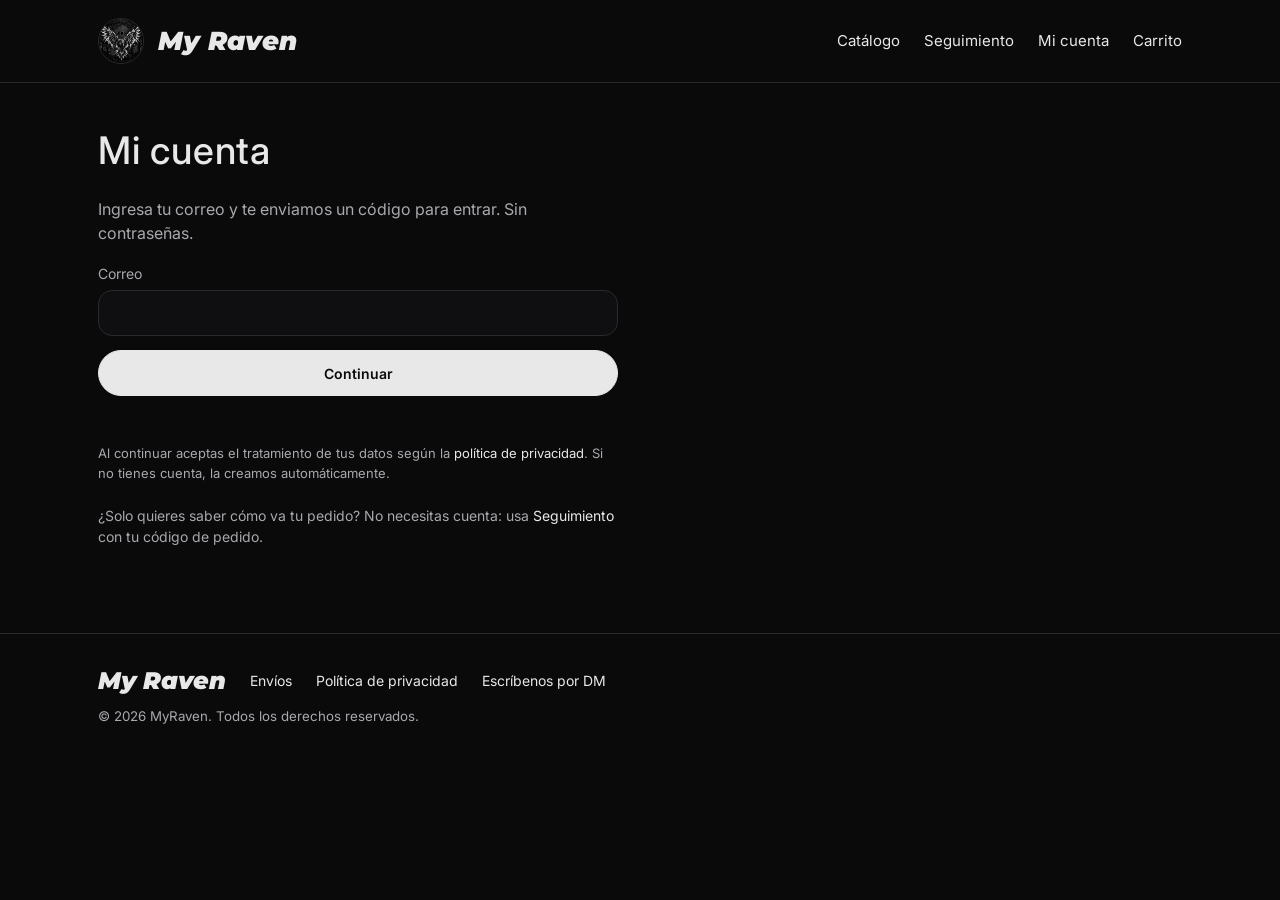
<file: public/cuenta.html>
<!doctype html>
<html lang="es">
<head>
<meta charset="utf-8">
<meta name="viewport" content="width=device-width, initial-scale=1">
<title>Mi cuenta – MyRaven</title>
<meta name="robots" content="noindex">
<link rel="icon" href="logo.jpg">
<link href="https://fonts.googleapis.com/css2?family=Montserrat:ital,wght@1,900&family=Inter:wght@400;500;600&display=swap" rel="stylesheet">
<link rel="stylesheet" href="app.css">
<link rel="stylesheet" href="redondeo.css">
</head>
<body>
<header id="hdr"></header>

<main class="wrap">
  <h1 id="ttl">Mi cuenta</h1>
  <div id="vista" style="margin-top:24px"><p class="msg">Cargando…</p></div>
</main>

<footer id="ftr"></footer>

<script src="config.js"></script>
<script src="common.js"></script>
<script>
const VOLVER = new URLSearchParams(location.search).get("volver")==="carrito";

async function init(){
  montarCabecera(); montarPie();
  const s=getSes();
  if(s){
    const j=await api("perfil",{token:s.token});
    if(j.ok){ setSes(Object.assign({},s,j.usuario)); return vistaCuenta(j); }
    if(j.error==="sesion"||j.error==="credenciales") clearSes();
    else if(j.error==="red"){ return $("vista").replaceChildren(el("p",{class:"msg"},msgError(j))); }
  }
  vistaAcceso();
}

function vistaAcceso(){
  $("ttl").textContent="Mi cuenta";
  const v=$("vista"); v.replaceChildren();
  const box=el("div",{class:"narrow"});
  if(!CONFIG.ORDERS_URL) box.append(el("p",{class:"box"},"Las cuentas estarán disponibles cuando se conecte el sistema de pedidos. Mientras tanto puedes comprar sin cuenta."));
  box.append(el("p",{class:"mu",style:"margin:0 0 18px"},"Ingresa tu correo y te enviamos un código para entrar. Sin contraseñas."));
  const f1=formCorreo(), f2=el("div",{});
  f2.hidden=true;
  const mostrarCodigo=email=>{ f1.hidden=true; f2.hidden=false; f2.replaceChildren(formCodigo(email,()=>{f2.hidden=true;f1.hidden=false;f1.email.focus();})); f2.querySelector("input[name=codigo]").focus(); };
  f1.alEnviar=mostrarCodigo;
  box.append(f1,f2,el("p",{class:"mu",style:"font-size:14px;margin-top:22px"},"¿Solo quieres saber cómo va tu pedido? No necesitas cuenta: usa ",el("a",{href:"seguimiento.html"},"Seguimiento")," con tu código de pedido."));
  v.append(box);
}

function terminar(j){
  setSes({token:j.token,nombre:j.usuario.nombre,email:j.usuario.email,telefono:j.usuario.telefono});
  location.href = VOLVER ? "carrito.html" : "cuenta.html";
}

function formCorreo(){
  const f=el("form",{class:"fm"},
    el("label",{},"Correo",el("input",{name:"email",type:"email",required:"",maxlength:"120",autocomplete:"email",inputmode:"email"})),
    el("input",{class:"hp",name:"hp_trampa",tabindex:"-1",autocomplete:"off","data-lpignore":"true","data-1p-ignore":"true","aria-hidden":"true"}),
    el("button",{class:"btn fill",type:"submit"},"Continuar"),
    el("p",{class:"err",role:"alert"}),
    el("p",{class:"mu",style:"font-size:13px;margin:0"},"Al continuar aceptas el tratamiento de tus datos según la ",el("a",{href:"privacidad.html",target:"_blank"},"política de privacidad"),". Si no tienes cuenta, la creamos automáticamente."));
  f.addEventListener("submit",async e=>{
    e.preventDefault(); if(f.hp_trampa.value) return;
    const er=f.querySelector(".err"), b=f.querySelector("button"), email=f.email.value.trim().toLowerCase();
    b.disabled=true; er.textContent="Enviando código…";
    const j=await api("pedir_codigo",{email,web:f.hp_trampa.value});
    b.disabled=false;
    if(j.ok){ er.textContent=""; return f.alEnviar(email); }
    er.textContent=msgError(j);
  });
  return f;
}

function formCodigo(email,volver){
  const er=el("p",{class:"err",role:"alert"}), info=el("p",{class:"mu",style:"margin:0"},"Enviamos un código de 6 dígitos a ",el("b",{},email),". Revisa también la carpeta de spam. Vale por 10 minutos.");
  const inp=el("input",{name:"codigo",inputmode:"numeric",pattern:"[0-9]*",maxlength:"6",required:"",autocomplete:"one-time-code",placeholder:"000000","aria-label":"Código de 6 dígitos",style:"font-size:26px;letter-spacing:10px;text-align:center"});
  const btn=el("button",{class:"btn fill",type:"submit"},"Entrar");
  const re=el("button",{class:"btn",type:"button"},"Reenviar código");
  const cambiar=el("button",{class:"btn",type:"button",onclick:volver},"Cambiar correo");
  const f=el("form",{class:"fm"},info,el("label",{},"Código",inp),btn,er,el("div",{style:"display:flex;gap:10px;flex-wrap:wrap"},re,cambiar));
  let enviando=false;
  async function verificar(){
    if(enviando) return; const codigo=inp.value.replace(/\D/g,""); if(codigo.length!==6) return;
    enviando=true; btn.disabled=true; er.textContent="Verificando…";
    const j=await api("verificar_codigo",{email,codigo});
    if(j.ok) return terminar(j);
    er.textContent=msgError(j); btn.disabled=false; enviando=false; inp.select();
  }
  inp.addEventListener("input",()=>{ inp.value=inp.value.replace(/\D/g,"").slice(0,6); if(inp.value.length===6) verificar(); });
  f.addEventListener("submit",e=>{ e.preventDefault(); verificar(); });
  let t=0, tm;
  function espera(seg){ t=seg; re.disabled=true; clearInterval(tm); tm=setInterval(()=>{ t--; if(t<=0){ clearInterval(tm); re.disabled=false; re.textContent="Reenviar código"; } else re.textContent="Reenviar en "+t+" s"; },1000); re.textContent="Reenviar en "+t+" s"; }
  re.onclick=async()=>{ re.disabled=true; er.textContent="Reenviando…"; const j=await api("pedir_codigo",{email}); if(j.ok){ er.textContent="Te enviamos un código nuevo."; inp.value=""; espera(30); } else { er.textContent=msgError(j); re.disabled=false; } };
  espera(30);
  return f;
}

function formDatos(u){
  const f=el("form",{class:"fm narrow",style:"margin:18px 0 8px"},
    el("h2",{style:"margin:0"},"Tus datos"),
    el("p",{class:"mu",style:"margin:0;font-size:14px"},"Guárdalos una vez y los usamos para completar tus compras más rápido."),
    el("label",{},"Nombre",el("input",{name:"nombre",required:"",maxlength:"80",autocomplete:"name",value:u.nombre||""})),
    el("label",{},"Teléfono (WhatsApp)",el("input",{name:"telefono",type:"tel",required:"",maxlength:"20",autocomplete:"tel",placeholder:"+56 9 1234 5678",value:u.telefono||""})),
    el("button",{class:"btn fill",type:"submit"},"Guardar"),
    el("p",{class:"err",role:"alert"}));
  f.addEventListener("submit",async e=>{
    e.preventDefault(); const er=f.querySelector(".err"), b=f.querySelector("button"), s=getSes(); b.disabled=true; er.textContent="Guardando…";
    const j=await api("perfil_guardar",{token:s&&s.token,nombre:f.nombre.value.trim(),telefono:f.telefono.value.trim()});
    if(j.ok){ setSes(Object.assign({},s,j.usuario)); location.reload(); return; }
    er.textContent=msgError(j); b.disabled=false;
  });
  return f;
}

function vistaCuenta(j){
  const u=j.usuario; $("ttl").textContent=u.nombre?"Hola, "+u.nombre.split(" ")[0]:"Mi cuenta";
  const v=$("vista"); v.replaceChildren();
  v.append(el("p",{class:"mu"},[u.email,u.telefono].filter(Boolean).join(" · ")),
    (!u.nombre||!u.telefono)?formDatos(u):null,
    el("div",{style:"margin:14px 0 30px"},el("button",{class:"btn",type:"button",onclick:()=>{clearSes();location.href="index.html"}},"Cerrar sesión")),
    el("h2",{},"Mis pedidos"));
  if(!j.pedidos.length){ v.append(el("p",{class:"msg"},"Aún no tienes pedidos asociados a tu correo. ",el("a",{href:"index.html#catalogo"},"Ver el catálogo"))); return; }
  const t=el("table",{class:"ped"},el("thead",{},el("tr",{},...["Código","Fecha","Producto","Total","Estado"].map(x=>el("th",{},x)))));
  const tb=el("tbody",{});
  j.pedidos.forEach(p=>tb.append(el("tr",{},el("td",{},el("a",{href:"seguimiento.html?codigo="+encodeURIComponent(p.codigo)},p.codigo)),el("td",{},p.fecha),el("td",{},p.producto),el("td",{},p.total),el("td",{},p.estado))));
  t.append(tb); v.append(el("div",{style:"overflow-x:auto"},t));
}
init();
</script>
</body>
</html>
</file>
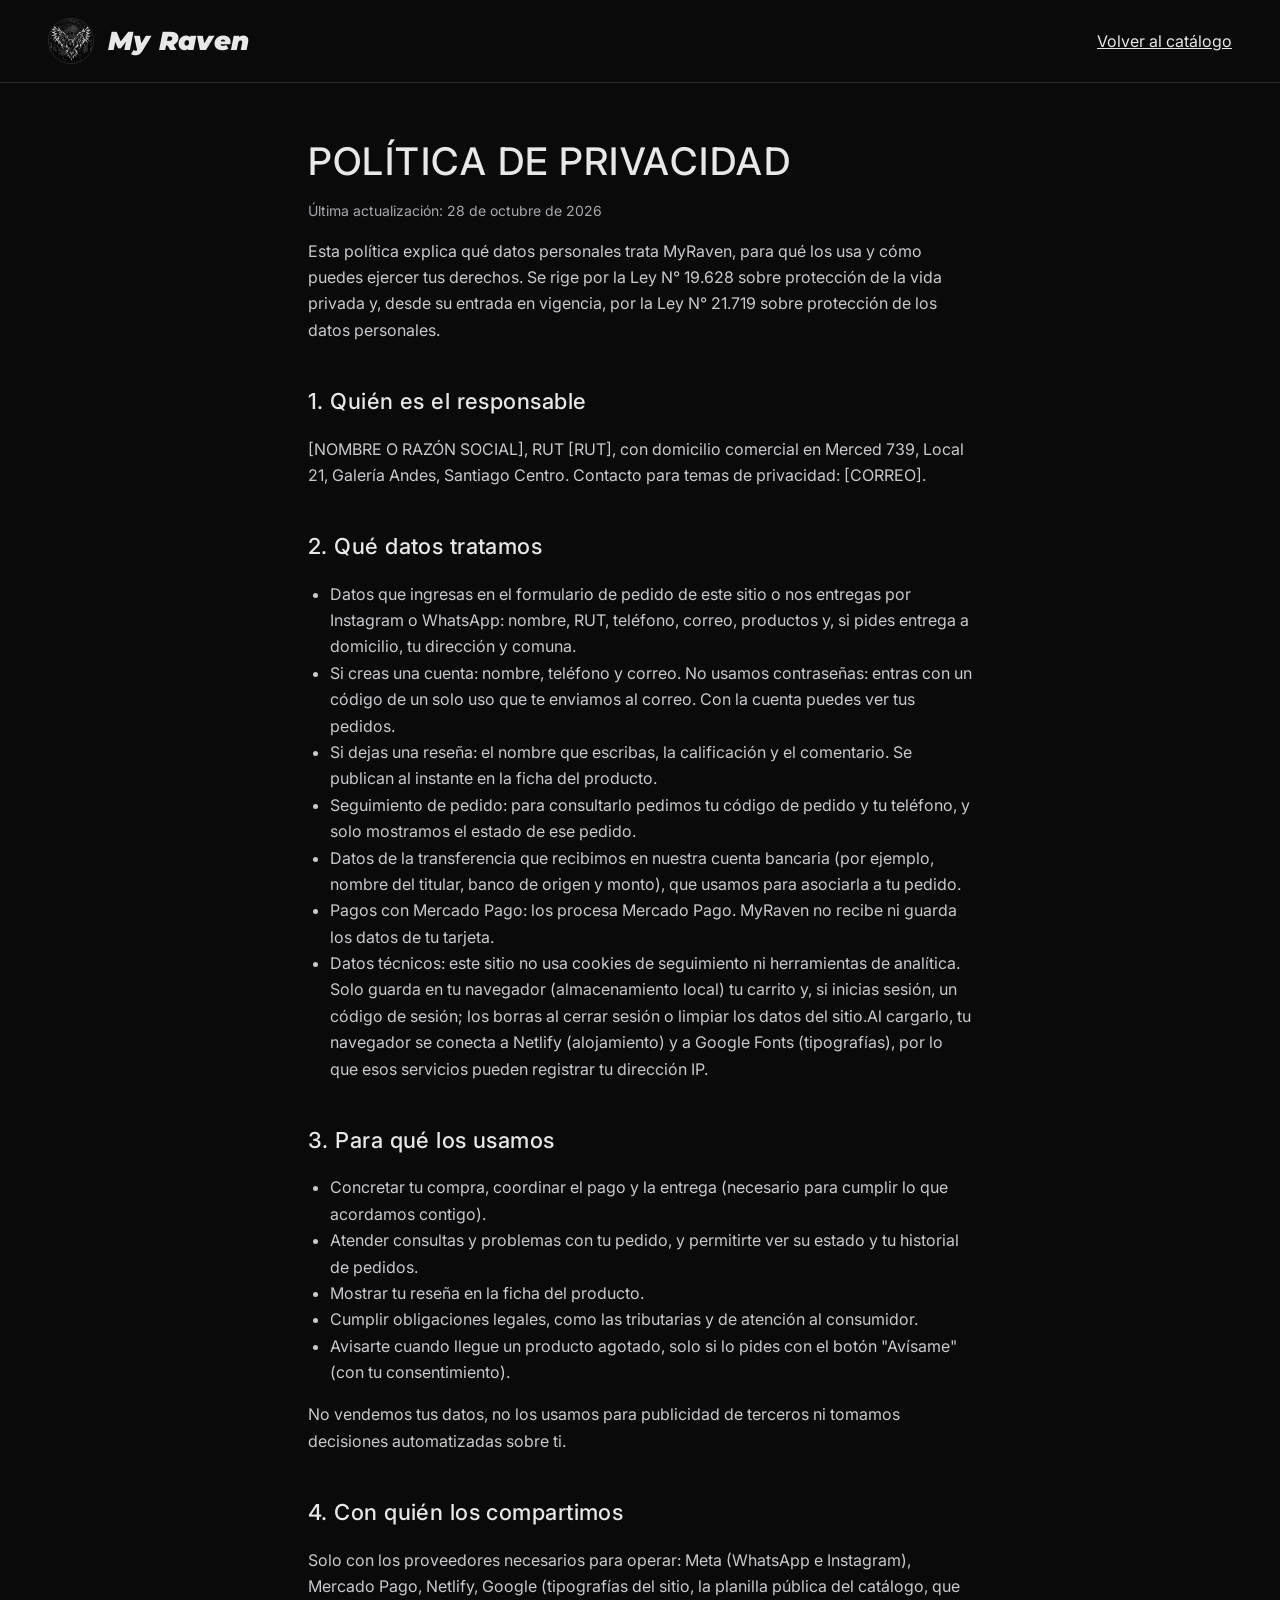
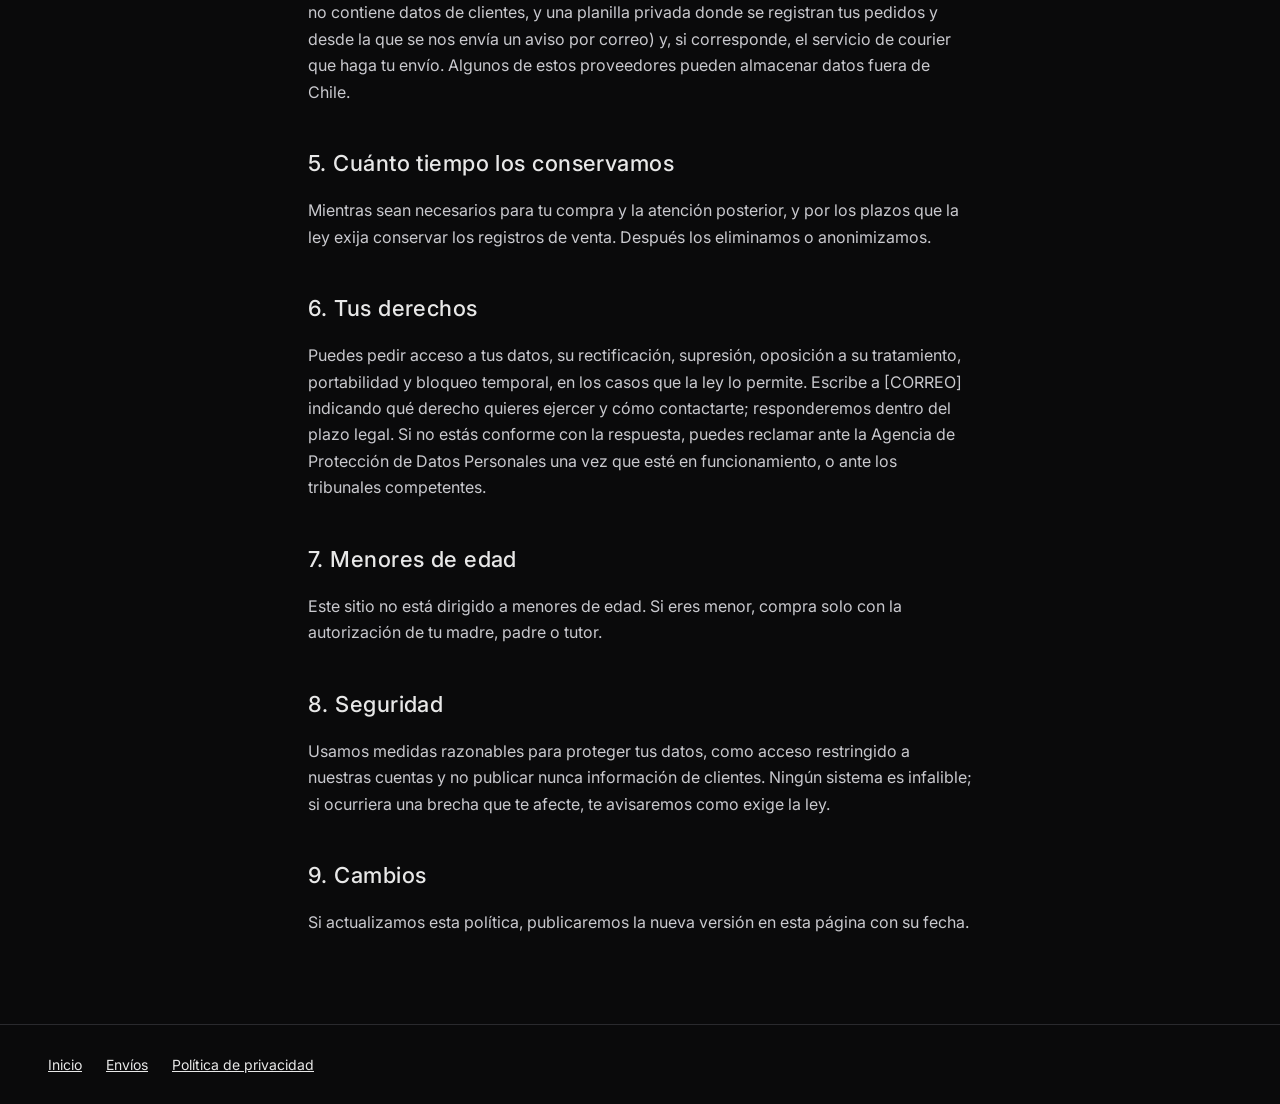
<file: public/privacidad.html>
<!doctype html>
<html lang="es"><head><meta charset="utf-8"><meta name="viewport" content="width=device-width, initial-scale=1">
<title>Política de privacidad – MyRaven</title><link rel="icon" href="logo.jpg">
<link href="https://fonts.googleapis.com/css2?family=Montserrat:ital,wght@1,900&family=Inter:wght@400;500;600&display=swap" rel="stylesheet">
<link rel="stylesheet" href="legal.css"></head><body>
<header><div class="top"><a class="brand" href="index.html"><img src="logo.jpg" alt="Logo MyRaven">My Raven</a><a href="index.html">Volver al catálogo</a></div></header>
<main>
<h1>Política de privacidad</h1>
<p class="mu">Última actualización: 28 de octubre de 2026</p>
<p>Esta política explica qué datos personales trata MyRaven, para qué los usa y cómo puedes ejercer tus derechos. Se rige por la Ley N° 19.628 sobre protección de la vida privada y, desde su entrada en vigencia, por la Ley N° 21.719 sobre protección de los datos personales.</p>

<h2>1. Quién es el responsable</h2>
<p>[NOMBRE O RAZÓN SOCIAL], RUT [RUT], con domicilio comercial en Merced 739, Local 21, Galería Andes, Santiago Centro. Contacto para temas de privacidad: [CORREO].</p>

<h2>2. Qué datos tratamos</h2>
<ul>
<li>Datos que ingresas en el formulario de pedido de este sitio o nos entregas por Instagram o WhatsApp: nombre, RUT, teléfono, correo, productos y, si pides entrega a domicilio, tu dirección y comuna.</li>
<li>Si creas una cuenta: nombre, teléfono y correo. No usamos contraseñas: entras con un código de un solo uso que te enviamos al correo. Con la cuenta puedes ver tus pedidos.</li>
<li>Si dejas una reseña: el nombre que escribas, la calificación y el comentario. Se publican al instante en la ficha del producto.</li>
<li>Seguimiento de pedido: para consultarlo pedimos tu código de pedido y tu teléfono, y solo mostramos el estado de ese pedido.</li>
<li>Datos de la transferencia que recibimos en nuestra cuenta bancaria (por ejemplo, nombre del titular, banco de origen y monto), que usamos para asociarla a tu pedido.</li>
<li>Pagos con Mercado Pago: los procesa Mercado Pago. MyRaven no recibe ni guarda los datos de tu tarjeta.</li>
<li>Datos técnicos: este sitio no usa cookies de seguimiento ni herramientas de analítica. Solo guarda en tu navegador (almacenamiento local) tu carrito y, si inicias sesión, un código de sesión; los borras al cerrar sesión o limpiar los datos del sitio.Al cargarlo, tu navegador se conecta a Netlify (alojamiento) y a Google Fonts (tipografías), por lo que esos servicios pueden registrar tu dirección IP.</li>
</ul>

<h2>3. Para qué los usamos</h2>
<ul>
<li>Concretar tu compra, coordinar el pago y la entrega (necesario para cumplir lo que acordamos contigo).</li>
<li>Atender consultas y problemas con tu pedido, y permitirte ver su estado y tu historial de pedidos.</li>
<li>Mostrar tu reseña en la ficha del producto.</li>
<li>Cumplir obligaciones legales, como las tributarias y de atención al consumidor.</li>
<li>Avisarte cuando llegue un producto agotado, solo si lo pides con el botón "Avísame" (con tu consentimiento).</li>
</ul>
<p>No vendemos tus datos, no los usamos para publicidad de terceros ni tomamos decisiones automatizadas sobre ti.</p>

<h2>4. Con quién los compartimos</h2>
<p>Solo con los proveedores necesarios para operar: Meta (WhatsApp e Instagram), Mercado Pago, Netlify, Google (tipografías del sitio, la planilla pública del catálogo, que no contiene datos de clientes, y una planilla privada donde se registran tus pedidos y desde la que se nos envía un aviso por correo) y, si corresponde, el servicio de courier que haga tu envío. Algunos de estos proveedores pueden almacenar datos fuera de Chile.</p>

<h2>5. Cuánto tiempo los conservamos</h2>
<p>Mientras sean necesarios para tu compra y la atención posterior, y por los plazos que la ley exija conservar los registros de venta. Después los eliminamos o anonimizamos.</p>

<h2>6. Tus derechos</h2>
<p>Puedes pedir acceso a tus datos, su rectificación, supresión, oposición a su tratamiento, portabilidad y bloqueo temporal, en los casos que la ley lo permite. Escribe a [CORREO] indicando qué derecho quieres ejercer y cómo contactarte; responderemos dentro del plazo legal. Si no estás conforme con la respuesta, puedes reclamar ante la Agencia de Protección de Datos Personales una vez que esté en funcionamiento, o ante los tribunales competentes.</p>

<h2>7. Menores de edad</h2>
<p>Este sitio no está dirigido a menores de edad. Si eres menor, compra solo con la autorización de tu madre, padre o tutor.</p>

<h2>8. Seguridad</h2>
<p>Usamos medidas razonables para proteger tus datos, como acceso restringido a nuestras cuentas y no publicar nunca información de clientes. Ningún sistema es infalible; si ocurriera una brecha que te afecte, te avisaremos como exige la ley.</p>

<h2>9. Cambios</h2>
<p>Si actualizamos esta política, publicaremos la nueva versión en esta página con su fecha.</p>
</main>
<footer><a href="index.html">Inicio</a><a href="envios.html">Envíos</a><a href="privacidad.html">Política de privacidad</a></footer>
</body></html>
</file>
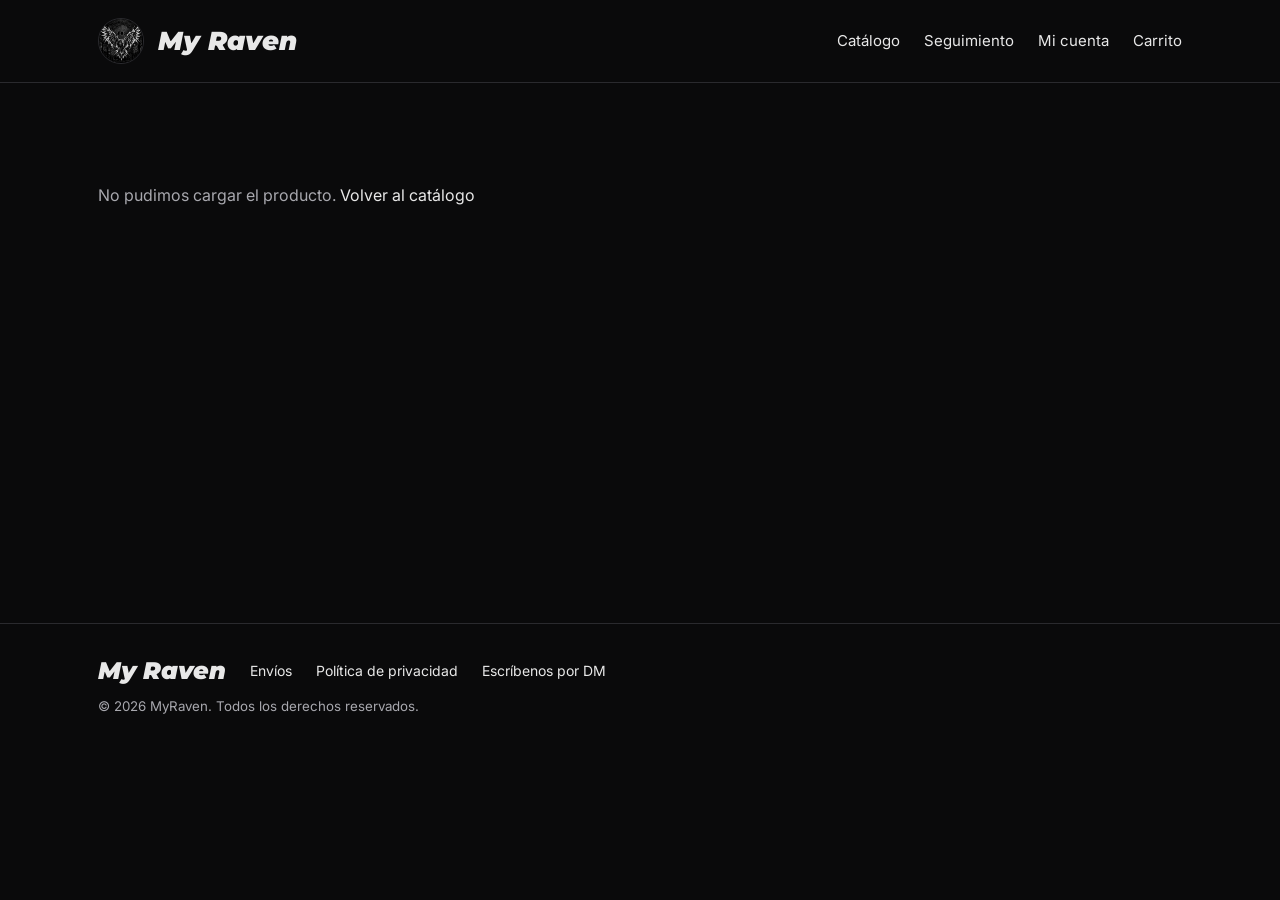
<file: public/producto.html>
<!doctype html>
<html lang="es">
<head>
<meta charset="utf-8">
<meta name="viewport" content="width=device-width, initial-scale=1">
<title>Producto – MyRaven</title>
<link rel="icon" href="logo.jpg">
<link href="https://fonts.googleapis.com/css2?family=Montserrat:ital,wght@1,900&family=Inter:wght@400;500;600&display=swap" rel="stylesheet">
<link rel="stylesheet" href="app.css">
<link rel="stylesheet" href="redondeo.css">
</head>
<body>
<header id="hdr"></header>

<main class="wrap" id="main"><p class="msg">Cargando producto…</p></main>

<footer id="ftr"></footer>

<dialog class="lb" id="lb" aria-label="Visor de imagen">
  <div class="lb-bar"><span id="lb-c"></span><span class="mu">Toca la imagen para acercar o alejar</span><button class="btn" type="button" id="lb-x">Cerrar</button></div>
  <button class="lb-nav p" type="button" id="lb-p" aria-label="Imagen anterior">‹</button>
  <button class="lb-nav n" type="button" id="lb-n" aria-label="Imagen siguiente">›</button>
  <div class="lb-st" id="lb-st"><img id="lb-i" alt=""></div>
</dialog>

<script src="config.js"></script>
<script src="common.js"></script>
<script>
const pid = new URLSearchParams(location.search).get("p");
let P = null, idx = 0;

function stars(n){ const s=el("span",{class:"stars","aria-label":n+" de 5 estrellas"}); for(let i=1;i<=5;i++) s.append(el("span",{class:i<=Math.round(n)?"":"off","aria-hidden":"true",text:"★"})); return s; }

async function init(){
  montarCabecera(); montarPie();
  const main=$("main");
  let prods; try{ prods=await cargarProductos(); }catch(e){ main.replaceChildren(el("p",{class:"msg"},"No pudimos cargar el producto. ",el("a",{href:"index.html"},"Volver al catálogo"))); return; }
  P = prods.find(x=>x.id===pid);
  if(!P){ main.replaceChildren(el("p",{class:"msg"},"No encontramos ese producto. ",el("a",{href:"index.html#catalogo"},"Ver el catálogo"))); return; }
  document.title = P.nombre + " – MyRaven";
  main.replaceChildren(
    el("div",{class:"crumbs"},el("a",{href:"index.html#catalogo"},"Catálogo")," / ",P.categoria||"Producto"),
    el("div",{class:"prod"},galeria(),info()),
    el("section",{class:"sec"},el("h2",{},"Especificaciones"),el("div",{class:"carac",id:"carac"})),
    el("section",{class:"sec",id:"resenas"},el("h2",{},"Reseñas"),el("div",{id:"rv"},el("p",{class:"mu"},"Cargando reseñas…")))
  );
  renderCarac($("carac"), P.caracteristicas);
  cargarResenas();
}

/* Especificaciones completas: títulos (línea que termina en ":"), filas "Etiqueta: valor" y párrafos */
function renderCarac(c, txt){
  c.replaceChildren();
  String(txt||"").split(/\r?\n/).map(l=>l.trim()).filter(Boolean).forEach((l,i)=>{
    if(i===0 && /^[^\p{L}\p{N}]/u.test(l)){ c.append(el("h3",{class:"cs-t"},l.replace(/^[^\p{L}\p{N}]+/u,""))); return; }
    if(l.endsWith(":")){ c.append(el("h4",{class:"cs-h"},l.slice(0,-1))); return; }
    const k=l.indexOf(":");
    if(k>0&&k<40){ c.append(el("div",{class:"cs-r"},el("span",{class:"cs-k"},l.slice(0,k)),el("span",{class:"cs-v"},l.slice(k+1).trim()))); return; }
    c.append(el("p",{class:"cs-p"},l));
  });
}

/* ---------- Galería y visor ---------- */
function galeria(){
  const box=el("div",{class:"gal"});
  if(!P.fotos.length){ box.append(el("div",{class:"gal-main",style:"cursor:default"},"Foto próximamente")); return box; }
  const main=el("button",{class:"gal-main pulse",type:"button","aria-label":"Ampliar imagen de "+P.nombre}, el("img",{id:"g-img",alt:P.nombre,src:P.fotos[0]}));
  main.onclick=()=>abrirLb(idx);
  const ajustar=()=>{ const i=$("g-img"); main.classList.toggle("pad", i.naturalWidth>0 && i.naturalHeight/i.naturalWidth>1.25); };
  main.firstChild.addEventListener("load",ajustar);
  if(P.fotos.length>1){
    const t=el("div",{class:"thumbs"});
    P.fotos.forEach((f,i)=>t.append(el("button",{class:"thumb pulse",type:"button","aria-label":"Ver imagen "+(i+1),"aria-current":i===0?"true":"false",onclick:()=>{idx=i;$("g-img").src=f;[...t.children].forEach((c,j)=>c.setAttribute("aria-current",j===i?"true":"false"))}},el("img",{src:f,alt:""}))));
    box.append(t);
  } else box.classList.add("solo");
  box.append(main);
  return box;
}
const lb=$("lb"), st=$("lb-st"), li=$("lb-i");
function mostrarLb(){ li.src=P.fotos[idx]; li.alt=P.nombre+" – imagen "+(idx+1); $("lb-c").textContent=(idx+1)+" / "+P.fotos.length; st.classList.remove("z"); li.style.transformOrigin="center";
  $("lb-p").hidden=$("lb-n").hidden=P.fotos.length<2; }
function abrirLb(i){ idx=i; mostrarLb(); lb.showModal(); }
function mover(d){ idx=(idx+d+P.fotos.length)%P.fotos.length; mostrarLb(); }
$("lb-x").onclick=()=>lb.close();
$("lb-p").onclick=e=>{e.stopPropagation();mover(-1)}; $("lb-n").onclick=e=>{e.stopPropagation();mover(1)};
st.addEventListener("click",e=>{ const r=li.getBoundingClientRect(); li.style.transformOrigin=((e.clientX-r.left)/r.width*100)+"% "+((e.clientY-r.top)/r.height*100)+"%"; st.classList.toggle("z"); });
st.addEventListener("pointermove",e=>{ if(!st.classList.contains("z")) return; const r=st.getBoundingClientRect(); li.style.transformOrigin=((e.clientX-r.left)/r.width*100)+"% "+((e.clientY-r.top)/r.height*100)+"%"; });
lb.addEventListener("keydown",e=>{ if(P.fotos.length>1){ if(e.key==="ArrowLeft")mover(-1); if(e.key==="ArrowRight")mover(1);} });
lb.addEventListener("close",()=>{ st.classList.remove("z"); const g=$("g-img"); if(g) g.src=P.fotos[idx]; });

/* ---------- Información y compra ---------- */
function info(){
  const d=el("div",{class:"info"});
  d.append(el("span",{class:"tag"},P.estado||"Disponible"), el("h1",{},P.nombre));
  if(P.descripcion && P.descripcion!==P.caracteristicas) d.append(el("p",{class:"mu",style:"margin:0 0 6px"},P.descripcion));
  d.append(el("div",{class:"price"},clp(P.precio)||"Consultar precio"));
  if(P.clave.length){
    const ul=el("ul",{class:"clave"});
    P.clave.forEach(l=>{ const k=l.indexOf(":"); ul.append(k>0&&k<40?el("li",{},el("b",{},l.slice(0,k+1))," "+l.slice(k+1).trim()):el("li",{},l)); });
    d.append(ul);
  }
  const b=el("div",{class:"buy"});
  if(P.agotado){
    b.append(el("p",{class:"mu",style:"margin:0"},"Este producto está agotado por ahora."),
      el("a",{class:"btn fill",href:CONFIG.INSTAGRAM_DM,target:"_blank",rel:"noopener"},"Avísame por Instagram"));
  } else {
    b.append(
      el("a",{class:"btn fill",href:"carrito.html?directo="+encodeURIComponent(P.id)},"Comprar ahora"),
      el("button",{class:"btn",type:"button",onclick:()=>{addToCart(P,1);toast("Agregado al carrito.","Ver carrito","carrito.html")}},"Agregar al carrito"));
  }
  d.append(b, el("p",{class:"note"},"Retiro en el local o entrega a domicilio. Eliges la forma de pago al finalizar la compra."));
  return d;
}

/* ---------- Reseñas ---------- */
async function cargarResenas(){
  const cont=$("rv"); const j=await api("resenas",{producto:P.id});
  cont.replaceChildren();
  if(!j.ok){ cont.append(el("p",{class:"mu"}, j.error==="sin_backend"?"Las reseñas estarán disponibles muy pronto.":"No pudimos cargar las reseñas ahora.")); return; }
  const g=el("div",{class:"rv-g"}), lista=el("div",{});
  if(j.total){ lista.append(el("div",{class:"rv-sum"},stars(j.promedio),el("b",{},String(j.promedio.toFixed(1))),el("span",{class:"mu"},j.total+(j.total===1?" reseña":" reseñas"))));
    j.resenas.forEach(r=>lista.append(el("div",{class:"rv"},el("div",{},stars(r.estrellas)," ",el("b",{},r.nombre)),el("div",{class:"d"},r.fecha),el("p",{},r.comentario)))); }
  else lista.append(el("p",{class:"mu"},"Aún no hay reseñas. ¡Sé la primera persona en opinar!"));
  g.append(lista, formResena()); cont.append(g);
}
function formResena(){
  const ses=getSes();
  const f=el("form",{class:"fm"});
  f.append(el("h3",{style:"margin:0;font:500 18px Inter,sans-serif"},"Deja tu reseña"));
  f.append(el("label",{},"Nombre",el("input",{name:"nombre",required:"",maxlength:"40",autocomplete:"nickname",value:ses?((ses.nombre||"").split(" ")[0]):""})));
  const fs=el("fieldset",{class:"starin"},el("legend",{},"Calificación"));
  for(let i=1;i<=5;i++){ fs.append(el("input",{type:"radio",name:"estrellas",value:String(i),id:"s"+i,required:""}),el("label",{for:"s"+i,"aria-label":i+(i===1?" estrella":" estrellas")},"★")); }
  const pintar=v=>[...fs.querySelectorAll("label")].forEach((l,k)=>l.classList.toggle("on",k<v));
  fs.addEventListener("change",e=>pintar(+e.target.value));
  fs.querySelectorAll("label").forEach((l,k)=>{l.addEventListener("mouseenter",()=>pintar(k+1));l.addEventListener("mouseleave",()=>pintar(+(f.estrellas.value||0)))});
  f.append(fs,
    el("label",{},"Comentario",el("textarea",{name:"comentario",required:"",maxlength:"600",placeholder:"Cuéntanos qué te pareció el producto"})),
    el("input",{class:"hp",name:"hp_trampa",tabindex:"-1",autocomplete:"off","data-lpignore":"true","data-1p-ignore":"true","aria-hidden":"true"}),
    el("button",{class:"btn fill",type:"submit",id:"rv-s"},"Enviar reseña"),
    el("p",{class:"err",id:"rv-e",role:"alert"}));
  f.addEventListener("submit",async e=>{
    e.preventDefault(); if(f.hp_trampa.value) return;
    $("rv-s").disabled=true; $("rv-e").className="err"; $("rv-e").textContent="Enviando…";
    const j=await api("resena",{producto:P.id,nombre:f.nombre.value.trim(),estrellas:+f.estrellas.value,comentario:f.comentario.value.trim(),web:f.hp_trampa.value});
    if(j.ok){ $("rv").replaceChildren(); cargarResenas(); return; }
    else { $("rv-e").textContent=msgError(j); }
    $("rv-s").disabled=false;
  });
  return f;
}
init();
</script>
</body>
</html>
</file>
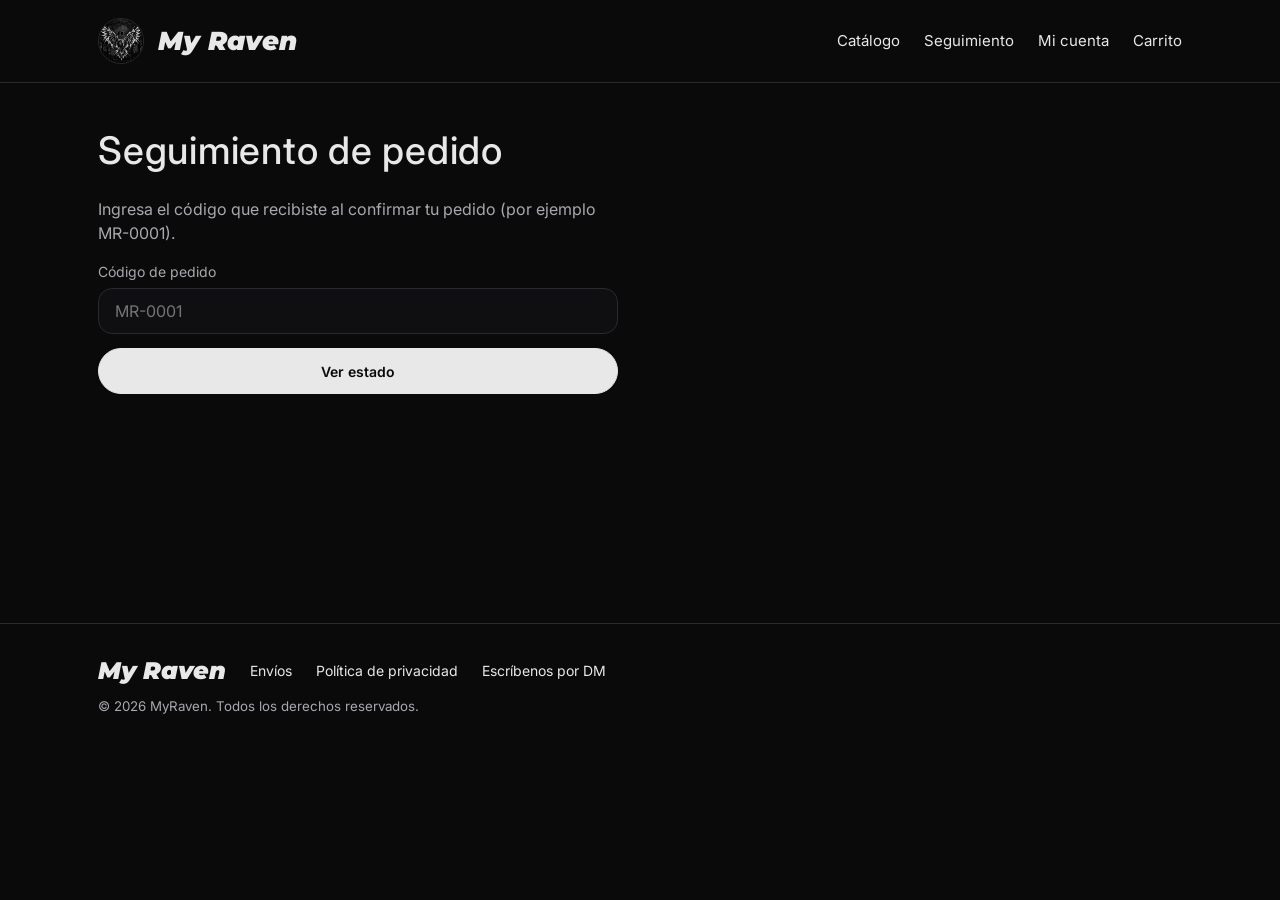
<file: public/seguimiento.html>
<!doctype html>
<html lang="es">
<head>
<meta charset="utf-8">
<meta name="viewport" content="width=device-width, initial-scale=1">
<title>Seguimiento de pedido – MyRaven</title>
<meta name="robots" content="noindex">
<link rel="icon" href="logo.jpg">
<link href="https://fonts.googleapis.com/css2?family=Montserrat:ital,wght@1,900&family=Inter:wght@400;500;600&display=swap" rel="stylesheet">
<link rel="stylesheet" href="app.css">
<link rel="stylesheet" href="redondeo.css">
</head>
<body>
<header id="hdr"></header>

<main class="wrap">
  <h1>Seguimiento de pedido</h1>
  <div class="narrow" style="margin-top:24px">
    <p class="mu">Ingresa el código que recibiste al confirmar tu pedido (por ejemplo MR-0001).</p>
    <form class="fm" id="f">
      <label>Código de pedido<input name="codigo" required maxlength="12" placeholder="MR-0001" autocapitalize="characters"></label>
      <button class="btn fill" type="submit" id="b">Ver estado</button>
      <p class="err" id="e" role="alert"></p>
    </form>
    <div id="res"></div>
  </div>
</main>

<footer id="ftr"></footer>

<script src="config.js"></script>
<script src="common.js"></script>
<script>
montarCabecera(); montarPie();
const PASOS=["Pendiente de pago","Pagado","Enviado","Entregado"];
const DESC={"Pendiente de pago":"Esperamos tu transferencia o pago.","Pagado":"Recibimos tu pago. Preparamos tu pedido.","Enviado":"Tu pedido va en camino o listo para coordinar la entrega.","Entregado":"Pedido entregado. ¡Gracias por comprar en My Raven!","Cancelado":"Este pedido fue cancelado."};
const f=$("f"), s=getSes();
const c0=new URLSearchParams(location.search).get("codigo"); if(c0) f.codigo.value=c0.slice(0,12);

f.addEventListener("submit",async e=>{
  e.preventDefault(); $("b").disabled=true; $("e").textContent="Buscando…"; $("res").replaceChildren();
  const j=await api("seguimiento",{codigo:f.codigo.value.trim().toUpperCase()});
  $("b").disabled=false;
  if(!j.ok){ $("e").textContent=msgError(j); return; }
  $("e").textContent="";
  const r=$("res"), p=j.pedido;
  const box=el("div",{class:"box",style:"margin-top:22px"},"Pedido "+p.codigo+"\n"+p.producto+"\nTotal: "+p.total+"\nFecha: "+p.fecha);
  r.append(box);
  if(p.estado==="Cancelado"){ r.append(el("p",{class:"err"},DESC.Cancelado)); }
  else{
    const i=PASOS.indexOf(p.estado), steps=el("div",{class:"steps"});
    PASOS.forEach((n,k)=>steps.append(el("div",{class:"st "+(k<i?"done":k===i?"now":"")},el("i",{}),el("span",{},n+(k===i?" — "+DESC[n]:"")))));
    r.append(steps);
  }
  r.append(el("p",{class:"mu",style:"font-size:14px"},"¿Dudas con tu pedido? Escríbenos por ",el("a",{href:CONFIG.INSTAGRAM_DM,target:"_blank",rel:"noopener"},"Instagram"),"."));
});
</script>
</body>
</html>
</file>
<file: public/redondeo.css>
/* Estética redondeada */
:root{--r:22px}
.btn,.pill,.tag,nav a.btn{border-radius:999px}
.pill{border-radius:999px}
.card{border-radius:var(--r)}
.ph{border-bottom:0;margin:10px 10px 0;border-radius:calc(var(--r) - 6px);overflow:hidden}
.gal-main{border-radius:calc(var(--r) + 6px);overflow:hidden}
.thumb{border-radius:calc(var(--r) - 8px);overflow:hidden}
.clave,.box,.rv,.fm .opt,.fm label.opt,.opt{border-radius:var(--r)}
.clave{padding:16px 18px;border:1px solid var(--line);background:var(--card);max-width:480px}
.fm input:not([type=checkbox]):not([type=radio]),.fm textarea,.fm select{border-radius:calc(var(--r) - 8px);padding-left:16px;padding-right:16px}
.carac{border-radius:var(--r)}
.hero{border-radius:0 0 calc(var(--r) + 10px) calc(var(--r) + 10px)}
dialog,dialog.about,dialog.lb{border-radius:calc(var(--r) + 4px)}
dialog.lb{border-radius:0}
#toast{border-radius:var(--r)}

[hidden]{display:none!important}
</file>
<file: app.css>
:root{--bg:#0A0A0B;--card:#141416;--line:#2A2A2E;--tx:#E8E8E8;--mu:#A8A8AE;--ok:#7FD99A;--bad:#FF8A8A}
*{box-sizing:border-box}
body{margin:0;background:var(--bg);color:var(--tx);font-family:Inter,sans-serif;line-height:1.5}
a{color:var(--tx);text-decoration:none}a:hover{text-decoration:underline}
:focus-visible{outline:2px solid #fff;outline-offset:3px}
.wrap{max-width:1180px;margin:0 auto;padding:0 clamp(20px,4vw,48px)}
header{border-bottom:1px solid var(--line)}
header .wrap{display:flex;align-items:center;justify-content:space-between;flex-wrap:wrap;gap:16px;padding-top:18px;padding-bottom:18px}
.brand{display:flex;align-items:center;gap:14px;font:italic 900 26px Montserrat,sans-serif}.brand-t{font:italic 900 24px Montserrat,sans-serif}
.brand img{width:46px;height:46px;border-radius:50%;border:1px solid var(--line)}
nav{display:flex;gap:24px;flex-wrap:wrap;font-size:15px;align-items:center}
.btn{display:inline-flex;align-items:center;justify-content:center;min-height:46px;padding:0 22px;border:1px solid var(--tx);background:transparent;color:var(--tx);font:600 14px Inter,sans-serif;cursor:pointer;text-decoration:none}
.btn:hover{text-decoration:none;background:#1c1c1f}
.btn.fill{background:var(--tx);color:var(--bg)}.btn.fill:hover{background:#fff}
.btn.mp{border-color:#33A8FF;color:#9fd6ff}.btn.mp:hover{background:#0c2233}
.btn[disabled]{opacity:.5;cursor:not-allowed}
h1{margin:0;font:500 clamp(26px,4vw,38px) Inter,sans-serif;letter-spacing:.02em}
h2{margin:0 0 14px;font:500 24px Inter,sans-serif;letter-spacing:.04em;text-transform:uppercase}
.mu{color:var(--mu)}
main.wrap{padding-top:44px;padding-bottom:72px;min-height:60vh}
.crumbs{font-size:14px;color:var(--mu);margin-bottom:20px}
.msg{padding:40px 0;color:var(--mu)}
.tag{display:inline-block;border:1px solid var(--tx);padding:3px 10px;font-size:12px}
footer{border-top:1px solid var(--line)}
.pie{display:flex;flex-wrap:wrap;gap:24px;align-items:center;padding-top:32px;padding-bottom:12px;font-size:14px}
footer small{display:block;color:var(--mu);padding:0 clamp(20px,4vw,48px) 28px;max-width:1180px;margin:0 auto}

/* ---- ficha de producto ---- */
.prod{display:grid;grid-template-columns:minmax(0,1.05fr) minmax(0,1fr);gap:clamp(24px,4vw,56px);align-items:start}
@media(max-width:820px){.prod{grid-template-columns:1fr}}
.gal-main{display:flex;align-items:center;justify-content:center;width:100%;aspect-ratio:1/1;max-height:640px;background:#0F0F11;border:1px solid var(--line);cursor:zoom-in;padding:0;overflow:hidden;color:var(--mu);font-size:14px}
.gal-main img{width:100%;height:100%;object-fit:contain}
.gal-main.pad img{width:auto;height:auto;max-width:92%;max-height:96%}
@media(max-width:560px){.gal-main.pad{aspect-ratio:4/5}}
.gal{display:grid;grid-template-columns:84px minmax(0,1fr);gap:12px;align-items:start}
.gal.solo{grid-template-columns:1fr}
.thumbs{display:flex;flex-direction:column;gap:10px}
@media(max-width:560px){.gal{grid-template-columns:1fr}.gal .gal-main{order:1}.gal .thumbs{order:2;flex-direction:row;flex-wrap:wrap}}
.thumb{width:84px;height:84px;background:#0F0F11;border:1px solid var(--line);padding:6px;cursor:pointer}
.thumb img{width:100%;height:100%;object-fit:contain}
.thumb[aria-current=true]{border-color:var(--tx)}
.pulse{transition:border-color .2s}
.pulse:hover{border-color:var(--tx);animation:pulso 1.4s ease-out infinite}
@keyframes pulso{0%{box-shadow:0 0 0 0 rgba(255,255,255,.38);transform:scale(1)}70%{box-shadow:0 0 0 16px rgba(255,255,255,0);transform:scale(1.02)}100%{box-shadow:0 0 0 0 rgba(255,255,255,0);transform:scale(1)}}
@media(prefers-reduced-motion:reduce){.pulse:hover{animation:none;box-shadow:0 0 0 3px rgba(255,255,255,.35)}}
.info h1{margin:10px 0 6px}
.price{font:500 30px Inter,sans-serif;margin:8px 0 18px}
.buy{display:flex;flex-direction:column;gap:12px;max-width:420px}
.note{font-size:14px;color:var(--mu);margin:16px 0 0}
.sec{border-top:1px solid var(--line);margin-top:48px;padding-top:32px}
.carac{color:#d6d6da;font-size:15px;max-width:820px}
.clave{list-style:none;margin:0 0 20px;padding:14px 0;border-top:1px solid var(--line);border-bottom:1px solid var(--line);display:grid;gap:9px;max-width:420px;font-size:15px}
.clave b{font-weight:600;color:var(--tx)}
.cs-t{font:500 20px Inter,sans-serif;margin:0 0 6px}
.cs-h{font:600 13px Inter,sans-serif;letter-spacing:.08em;text-transform:uppercase;margin:26px 0 4px;color:var(--tx)}
.cs-r{display:grid;grid-template-columns:minmax(120px,220px) 1fr;gap:16px;padding:10px 0;border-bottom:1px solid var(--line)}
.cs-k{color:var(--mu)}
.cs-p{margin:8px 0}
@media(max-width:560px){.cs-r{grid-template-columns:1fr;gap:2px}}

/* ---- visor con zoom ---- */
dialog.lb{background:#000;border:0;padding:0;width:100vw;height:100vh;max-width:none;max-height:none;color:var(--tx)}
dialog.lb::backdrop{background:#000}
.lb-st{position:relative;width:100%;height:100%;overflow:hidden;display:flex;align-items:center;justify-content:center;cursor:zoom-in}
.lb-st.z{cursor:zoom-out}
.lb-st img{max-width:94vw;max-height:88vh;object-fit:contain;transition:transform .25s ease;user-select:none;-webkit-user-drag:none}
.lb-st.z img{transform:scale(2)}
.lb-bar{position:absolute;top:0;left:0;right:0;display:flex;justify-content:space-between;align-items:center;padding:12px 16px;z-index:2;font-size:14px;color:var(--mu);background:linear-gradient(#000,transparent)}
.lb-nav{position:absolute;top:50%;transform:translateY(-50%);z-index:2;width:48px;height:64px;background:rgba(20,20,22,.8);border:1px solid var(--line);color:var(--tx);font-size:26px;cursor:pointer}
.lb-nav.p{left:12px}.lb-nav.n{right:12px}
@media(prefers-reduced-motion:reduce){.lb-st img{transition:none}}

/* ---- formularios ---- */
.fm{display:flex;flex-direction:column;gap:14px}
.fm label{display:flex;flex-direction:column;gap:6px;font-size:14px;color:var(--mu)}
.fm input:not([type=checkbox]),.fm textarea,.fm select{min-height:46px;background:#0F0F11;border:1px solid var(--line);color:var(--tx);padding:10px 12px;font:16px Inter,sans-serif;width:100%}
.fm textarea{min-height:110px;resize:vertical}
.fm .ck{flex-direction:row;gap:10px;align-items:flex-start}
.hp{position:absolute;left:-9999px}
.err{color:var(--bad);font-size:14px;margin:0;min-height:20px}
.okk{color:var(--ok)}
.box{border:1px solid var(--line);background:var(--card);padding:16px;font-size:14px;white-space:pre-line}
.narrow{max-width:520px}
.tabs{display:flex;gap:0;margin-bottom:22px}
.tabs button{flex:1;min-height:46px;background:transparent;border:1px solid var(--line);color:var(--tx);font:600 14px Inter,sans-serif;cursor:pointer}
.tabs button[aria-selected=true]{background:var(--tx);color:var(--bg)}

/* ---- carrito ---- */
.cart-g{display:grid;grid-template-columns:minmax(0,1.3fr) minmax(0,1fr);gap:clamp(24px,4vw,48px);align-items:start}
@media(max-width:860px){.cart-g{grid-template-columns:1fr}}
.line{display:grid;grid-template-columns:72px 1fr auto;gap:14px;align-items:center;padding:14px 0;border-bottom:1px solid var(--line)}
.line .im{width:72px;height:72px;background:#0F0F11;border:1px solid var(--line);padding:4px;display:flex;align-items:center;justify-content:center;font-size:11px;color:var(--mu)}
.line .im img{width:100%;height:100%;object-fit:contain}
.qty{display:flex;align-items:center;gap:8px;margin-top:6px}
.qty button{width:36px;height:36px;background:transparent;border:1px solid var(--line);color:var(--tx);font-size:18px;cursor:pointer}
.rm{background:none;border:0;color:var(--mu);text-decoration:underline;cursor:pointer;font:13px Inter,sans-serif;padding:8px 0}
.tot{display:flex;justify-content:space-between;font:500 22px Inter,sans-serif;padding:18px 0}
.acts{display:flex;flex-direction:column;gap:10px;margin-top:16px}

/* ---- estrellas y reseñas ---- */
.stars{color:#fff;letter-spacing:2px;font-size:18px}.stars .off{color:#444}
.rv-sum{display:flex;align-items:center;gap:14px;margin-bottom:22px;flex-wrap:wrap}
.rv{border:1px solid var(--line);background:var(--card);padding:16px;margin-bottom:12px}
.rv b{font-weight:600}.rv .d{color:var(--mu);font-size:13px}
.rv p{margin:8px 0 0;white-space:pre-line;overflow-wrap:anywhere}
.starin{display:flex;gap:6px;border:0;padding:0;margin:0}
.starin legend{font-size:14px;color:var(--mu);padding:0 0 6px}
.starin{position:relative}.starin input{position:absolute;width:1px;height:1px;opacity:0;pointer-events:none}
.starin label{font-size:30px;line-height:1;color:#444;cursor:pointer;padding:2px}
.starin label.on{color:#fff}
.starin input:focus-visible+label{outline:2px solid #fff}
.rv-g{display:grid;grid-template-columns:minmax(0,1fr) minmax(0,1fr);gap:clamp(24px,4vw,48px);align-items:start}
@media(max-width:820px){.rv-g{grid-template-columns:1fr}}

/* ---- seguimiento ---- */
.steps{display:flex;flex-direction:column;gap:0;margin:18px 0}
.st{display:flex;gap:14px;align-items:flex-start;padding:10px 0;color:var(--mu)}
.st i{flex:none;width:18px;height:18px;border-radius:50%;border:2px solid var(--line);margin-top:3px}
.st.done{color:var(--tx)}.st.done i{background:#fff;border-color:#fff}
.st.now i{border-color:#fff;box-shadow:0 0 0 4px rgba(255,255,255,.18)}
.st.now{color:var(--tx);font-weight:600}
table.ped{width:100%;border-collapse:collapse;font-size:14px}
table.ped th,table.ped td{text-align:left;padding:10px 8px;border-bottom:1px solid var(--line);vertical-align:top}
table.ped th{color:var(--mu);font-weight:500}

/* ---- aviso ---- */
#toast{position:fixed;left:50%;bottom:24px;transform:translate(-50%,30px);background:var(--tx);color:var(--bg);padding:12px 18px;font-size:14px;opacity:0;pointer-events:none;transition:.25s;z-index:50;max-width:calc(100% - 32px)}
#toast a{color:var(--bg);font-weight:700;text-decoration:underline}
#toast.on{opacity:1;transform:translate(-50%,0);pointer-events:auto}

/* ---- pasos del pedido ---- */
.stp{list-style:none;display:flex;gap:8px;padding:0;margin:0 0 22px;flex-wrap:wrap}
.stp li{display:flex;align-items:center;gap:8px;font-size:14px;color:var(--mu);padding-right:14px}
.stp li b{display:inline-flex;width:26px;height:26px;border:1px solid var(--line);border-radius:50%;align-items:center;justify-content:center;font-size:13px}
.stp li.now{color:var(--tx);font-weight:600}.stp li.now b{background:var(--tx);color:var(--bg);border-color:var(--tx)}
.stp li.done b{border-color:var(--tx);color:var(--tx)}
.opts{border:0;padding:0;margin:0;display:flex;flex-direction:column;gap:10px}
.opts legend{font-size:14px;padding:0 0 8px}
.fm label.opt,.opt{display:flex;flex-direction:row;gap:12px;align-items:flex-start;border:1px solid var(--line);background:var(--card);padding:14px;cursor:pointer;color:var(--tx)!important;font-size:15px!important}
.fm label.opt.sel,.opt.sel{border-color:var(--tx)}
.opt.off{opacity:.55;cursor:not-allowed}
.opt input{margin-top:4px;accent-color:#fff}
.opt small{display:block;color:var(--mu);font-size:13px;margin-top:2px}
.btns{display:flex;gap:12px;flex-wrap:wrap}.btns .btn{flex:1;min-width:140px}
.tots{padding-top:8px}
.tr{display:flex;justify-content:space-between;gap:12px;padding:8px 0;font-size:15px;color:var(--mu)}
.tr.big{color:var(--tx);font:500 22px Inter,sans-serif;border-top:1px solid var(--line);margin-top:6px;padding-top:16px}
.back{display:inline-block;margin-top:10px}
.fm select{min-height:46px;background:#0F0F11;border:1px solid var(--line);color:var(--tx);padding:0 12px;font:16px Inter,sans-serif;width:100%}
.fm .opt input[type=radio]{width:18px;height:18px;min-height:0;padding:0;margin:3px 0 0;flex:none;border:0;background:none}
</file>
<file: legal.css>
*{box-sizing:border-box}
body{margin:0;background:#0A0A0B;color:#E8E8E8;font:16px/1.65 Inter,sans-serif}
a{color:#E8E8E8}:focus-visible{outline:2px solid #fff;outline-offset:3px}
header{border-bottom:1px solid #2A2A2E}
.top{max-width:1280px;margin:0 auto;padding:18px clamp(20px,4vw,48px);display:flex;align-items:center;justify-content:space-between;flex-wrap:wrap;gap:16px}
.brand{display:flex;align-items:center;gap:14px;font:italic 900 26px Montserrat,sans-serif;letter-spacing:.01em;text-decoration:none}
.brand img{width:46px;height:46px;border-radius:50%;border:1px solid #2A2A2E}
main{max-width:760px;margin:0 auto;padding:56px clamp(20px,4vw,48px) 72px}
h1{margin:0 0 8px;font-weight:500;font-size:38px;letter-spacing:.04em;text-transform:uppercase;line-height:1.2}
h2{margin:40px 0 8px;font-weight:500;font-size:22px;letter-spacing:.02em}
p,li{color:#C9C9CE}ul{padding-left:22px}.mu{color:#A8A8AE;font-size:14px}
footer{border-top:1px solid #2A2A2E;padding:28px clamp(20px,4vw,48px);display:flex;gap:24px;flex-wrap:wrap;font-size:14px;max-width:1280px;margin:0 auto}
</file>
<file: public/app.css>
:root{--bg:#0A0A0B;--card:#141416;--line:#2A2A2E;--tx:#E8E8E8;--mu:#A8A8AE;--ok:#7FD99A;--bad:#FF8A8A}
*{box-sizing:border-box}
body{margin:0;background:var(--bg);color:var(--tx);font-family:Inter,sans-serif;line-height:1.5}
a{color:var(--tx);text-decoration:none}a:hover{text-decoration:underline}
:focus-visible{outline:2px solid #fff;outline-offset:3px}
.wrap{max-width:1180px;margin:0 auto;padding:0 clamp(20px,4vw,48px)}
header{border-bottom:1px solid var(--line)}
header .wrap{display:flex;align-items:center;justify-content:space-between;flex-wrap:wrap;gap:16px;padding-top:18px;padding-bottom:18px}
.brand{display:flex;align-items:center;gap:14px;font:italic 900 26px Montserrat,sans-serif}.brand-t{font:italic 900 24px Montserrat,sans-serif}
.brand img{width:46px;height:46px;border-radius:50%;border:1px solid var(--line)}
nav{display:flex;gap:24px;flex-wrap:wrap;font-size:15px;align-items:center}
.btn{display:inline-flex;align-items:center;justify-content:center;min-height:46px;padding:0 22px;border:1px solid var(--tx);background:transparent;color:var(--tx);font:600 14px Inter,sans-serif;cursor:pointer;text-decoration:none}
.btn:hover{text-decoration:none;background:#1c1c1f}
.btn.fill{background:var(--tx);color:var(--bg)}.btn.fill:hover{background:#fff}
.btn.mp{border-color:#33A8FF;color:#9fd6ff}.btn.mp:hover{background:#0c2233}
.btn[disabled]{opacity:.5;cursor:not-allowed}
h1{margin:0;font:500 clamp(26px,4vw,38px) Inter,sans-serif;letter-spacing:.02em}
h2{margin:0 0 14px;font:500 24px Inter,sans-serif;letter-spacing:.04em;text-transform:uppercase}
.mu{color:var(--mu)}
main.wrap{padding-top:44px;padding-bottom:72px;min-height:60vh}
.crumbs{font-size:14px;color:var(--mu);margin-bottom:20px}
.msg{padding:40px 0;color:var(--mu)}
.tag{display:inline-block;border:1px solid var(--tx);padding:3px 10px;font-size:12px}
footer{border-top:1px solid var(--line)}
.pie{display:flex;flex-wrap:wrap;gap:24px;align-items:center;padding-top:32px;padding-bottom:12px;font-size:14px}
footer small{display:block;color:var(--mu);padding:0 clamp(20px,4vw,48px) 28px;max-width:1180px;margin:0 auto}

/* ---- ficha de producto ---- */
.prod{display:grid;grid-template-columns:minmax(0,1.05fr) minmax(0,1fr);gap:clamp(24px,4vw,56px);align-items:start}
@media(max-width:820px){.prod{grid-template-columns:1fr}}
.gal-main{display:flex;align-items:center;justify-content:center;width:100%;aspect-ratio:1/1;max-height:640px;background:#0F0F11;border:1px solid var(--line);cursor:zoom-in;padding:0;overflow:hidden;color:var(--mu);font-size:14px}
.gal-main img{width:100%;height:100%;object-fit:contain}
.gal-main.pad img{width:auto;height:auto;max-width:92%;max-height:96%}
@media(max-width:560px){.gal-main.pad{aspect-ratio:4/5}}
.gal{display:grid;grid-template-columns:84px minmax(0,1fr);gap:12px;align-items:start}
.gal.solo{grid-template-columns:1fr}
.thumbs{display:flex;flex-direction:column;gap:10px}
@media(max-width:560px){.gal{grid-template-columns:1fr}.gal .gal-main{order:1}.gal .thumbs{order:2;flex-direction:row;flex-wrap:wrap}}
.thumb{width:84px;height:84px;background:#0F0F11;border:1px solid var(--line);padding:6px;cursor:pointer}
.thumb img{width:100%;height:100%;object-fit:contain}
.thumb[aria-current=true]{border-color:var(--tx)}
.pulse{transition:border-color .2s}
.pulse:hover{border-color:var(--tx);animation:pulso 1.1s ease-out 1}
.pulse.sale{animation:pulso-in .9s ease-in 1}
@keyframes pulso{0%{box-shadow:0 0 0 0 rgba(255,255,255,.38);transform:scale(1)}70%{box-shadow:0 0 0 16px rgba(255,255,255,0);transform:scale(1.02)}100%{box-shadow:0 0 0 0 rgba(255,255,255,0);transform:scale(1)}}
@keyframes pulso-in{0%{box-shadow:0 0 0 16px rgba(255,255,255,0);transform:scale(1.02)}30%{box-shadow:0 0 0 12px rgba(255,255,255,.38)}100%{box-shadow:0 0 0 0 rgba(255,255,255,0);transform:scale(1)}}
@media(prefers-reduced-motion:reduce){.pulse:hover{animation:none;box-shadow:0 0 0 3px rgba(255,255,255,.35)}.pulse.sale{animation:none}}
.info h1{margin:10px 0 6px}
.price{font:500 30px Inter,sans-serif;margin:8px 0 18px}
.buy{display:flex;flex-direction:column;gap:12px;max-width:420px}
.note{font-size:14px;color:var(--mu);margin:16px 0 0}
.sec{border-top:1px solid var(--line);margin-top:48px;padding-top:32px}
.carac{color:#d6d6da;font-size:15px;max-width:820px}
.clave{list-style:none;margin:0 0 20px;padding:14px 0;border-top:1px solid var(--line);border-bottom:1px solid var(--line);display:grid;gap:9px;max-width:420px;font-size:15px}
.clave b{font-weight:600;color:var(--tx)}
.cs-t{font:500 20px Inter,sans-serif;margin:0 0 6px}
.cs-h{font:600 13px Inter,sans-serif;letter-spacing:.08em;text-transform:uppercase;margin:26px 0 4px;color:var(--tx)}
.cs-r{display:grid;grid-template-columns:minmax(120px,220px) 1fr;gap:16px;padding:10px 0;border-bottom:1px solid var(--line)}
.cs-k{color:var(--mu)}
.cs-p{margin:8px 0}
@media(max-width:560px){.cs-r{grid-template-columns:1fr;gap:2px}}

/* ---- visor con zoom ---- */
dialog.lb{background:#000;border:0;padding:0;width:100vw;height:100vh;max-width:none;max-height:none;color:var(--tx)}
dialog.lb::backdrop{background:#000}
.lb-st{position:relative;width:100%;height:100%;overflow:hidden;display:flex;align-items:center;justify-content:center;cursor:zoom-in}
.lb-st.z{cursor:zoom-out}
.lb-st img{max-width:94vw;max-height:88vh;object-fit:contain;transition:transform .25s ease;user-select:none;-webkit-user-drag:none}
.lb-st.z img{transform:scale(2)}
.lb-bar{position:absolute;top:0;left:0;right:0;display:flex;justify-content:space-between;align-items:center;padding:12px 16px;z-index:2;font-size:14px;color:var(--mu);background:linear-gradient(#000,transparent)}
.lb-nav{position:absolute;top:50%;transform:translateY(-50%);z-index:2;width:48px;height:64px;background:rgba(20,20,22,.8);border:1px solid var(--line);color:var(--tx);font-size:26px;cursor:pointer}
.lb-nav.p{left:12px}.lb-nav.n{right:12px}
@media(prefers-reduced-motion:reduce){.lb-st img{transition:none}}

/* ---- formularios ---- */
.fm{display:flex;flex-direction:column;gap:14px}
.fm label{display:flex;flex-direction:column;gap:6px;font-size:14px;color:var(--mu)}
.fm input:not([type=checkbox]),.fm textarea,.fm select{min-height:46px;background:#0F0F11;border:1px solid var(--line);color:var(--tx);padding:10px 12px;font:16px Inter,sans-serif;width:100%}
.fm textarea{min-height:110px;resize:vertical}
.fm .ck{flex-direction:row;gap:10px;align-items:flex-start}
.hp{position:absolute;left:-9999px}
.err{color:var(--bad);font-size:14px;margin:0;min-height:20px}
.okk{color:var(--ok)}
.box{border:1px solid var(--line);background:var(--card);padding:16px;font-size:14px;white-space:pre-line}
.narrow{max-width:520px}
.tabs{display:flex;gap:0;margin-bottom:22px}
.tabs button{flex:1;min-height:46px;background:transparent;border:1px solid var(--line);color:var(--tx);font:600 14px Inter,sans-serif;cursor:pointer}
.tabs button[aria-selected=true]{background:var(--tx);color:var(--bg)}

/* ---- carrito ---- */
.cart-g{display:grid;grid-template-columns:minmax(0,1.3fr) minmax(0,1fr);gap:clamp(24px,4vw,48px);align-items:start}
@media(max-width:860px){.cart-g{grid-template-columns:1fr}}
.line{display:grid;grid-template-columns:72px 1fr auto;gap:14px;align-items:center;padding:14px 0;border-bottom:1px solid var(--line)}
.line .im{width:72px;height:72px;background:#0F0F11;border:1px solid var(--line);padding:4px;display:flex;align-items:center;justify-content:center;font-size:11px;color:var(--mu)}
.line .im img{width:100%;height:100%;object-fit:contain}
.qty{display:flex;align-items:center;gap:8px;margin-top:6px}
.qty button{width:36px;height:36px;background:transparent;border:1px solid var(--line);color:var(--tx);font-size:18px;cursor:pointer}
.rm{background:none;border:0;color:var(--mu);text-decoration:underline;cursor:pointer;font:13px Inter,sans-serif;padding:8px 0}
.tot{display:flex;justify-content:space-between;font:500 22px Inter,sans-serif;padding:18px 0}
.acts{display:flex;flex-direction:column;gap:10px;margin-top:16px}

/* ---- estrellas y reseñas ---- */
.stars{color:#fff;letter-spacing:2px;font-size:18px}.stars .off{color:#444}
.rv-sum{display:flex;align-items:center;gap:14px;margin-bottom:22px;flex-wrap:wrap}
.rv{border:1px solid var(--line);background:var(--card);padding:16px;margin-bottom:12px}
.rv b{font-weight:600}.rv .d{color:var(--mu);font-size:13px}
.rv p{margin:8px 0 0;white-space:pre-line;overflow-wrap:anywhere}
.starin{display:flex;gap:6px;border:0;padding:0;margin:0}
.starin legend{font-size:14px;color:var(--mu);padding:0 0 6px}
.starin{position:relative}.starin input{position:absolute;width:1px;height:1px;opacity:0;pointer-events:none}
.starin label{font-size:30px;line-height:1;color:#444;cursor:pointer;padding:2px}
.starin label.on{color:#fff}
.starin input:focus-visible+label{outline:2px solid #fff}
.rv-g{display:grid;grid-template-columns:minmax(0,1fr) minmax(0,1fr);gap:clamp(24px,4vw,48px);align-items:start}
@media(max-width:820px){.rv-g{grid-template-columns:1fr}}

/* ---- seguimiento ---- */
.steps{display:flex;flex-direction:column;gap:0;margin:18px 0}
.st{display:flex;gap:14px;align-items:flex-start;padding:10px 0;color:var(--mu)}
.st i{flex:none;width:18px;height:18px;border-radius:50%;border:2px solid var(--line);margin-top:3px}
.st.done{color:var(--tx)}.st.done i{background:#fff;border-color:#fff}
.st.now i{border-color:#fff;box-shadow:0 0 0 4px rgba(255,255,255,.18)}
.st.now{color:var(--tx);font-weight:600}
table.ped{width:100%;border-collapse:collapse;font-size:14px}
table.ped th,table.ped td{text-align:left;padding:10px 8px;border-bottom:1px solid var(--line);vertical-align:top}
table.ped th{color:var(--mu);font-weight:500}

/* ---- aviso ---- */
#toast{position:fixed;left:50%;bottom:24px;transform:translate(-50%,30px);background:var(--tx);color:var(--bg);padding:12px 18px;font-size:14px;opacity:0;pointer-events:none;transition:.25s;z-index:50;max-width:calc(100% - 32px)}
#toast a{color:var(--bg);font-weight:700;text-decoration:underline}
#toast.on{opacity:1;transform:translate(-50%,0);pointer-events:auto}

/* ---- pasos del pedido ---- */
.stp{list-style:none;display:flex;gap:8px;padding:0;margin:0 0 22px;flex-wrap:wrap}
.stp li{display:flex;align-items:center;gap:8px;font-size:14px;color:var(--mu);padding-right:14px}
.stp li b{display:inline-flex;width:26px;height:26px;border:1px solid var(--line);border-radius:50%;align-items:center;justify-content:center;font-size:13px}
.stp li.now{color:var(--tx);font-weight:600}.stp li.now b{background:var(--tx);color:var(--bg);border-color:var(--tx)}
.stp li.done b{border-color:var(--tx);color:var(--tx)}
.opts{border:0;padding:0;margin:0;display:flex;flex-direction:column;gap:10px}
.opts legend{font-size:14px;padding:0 0 8px}
.fm label.opt,.opt{display:flex;flex-direction:row;gap:12px;align-items:flex-start;border:1px solid var(--line);background:var(--card);padding:14px;cursor:pointer;color:var(--tx)!important;font-size:15px!important}
.fm label.opt.sel,.opt.sel{border-color:var(--tx)}
.opt.off{opacity:.55;cursor:not-allowed}
.opt input{margin-top:4px;accent-color:#fff}
.opt small{display:block;color:var(--mu);font-size:13px;margin-top:2px}
.btns{display:flex;gap:12px;flex-wrap:wrap}.btns .btn{flex:1;min-width:140px}
.tots{padding-top:8px}
.tr{display:flex;justify-content:space-between;gap:12px;padding:8px 0;font-size:15px;color:var(--mu)}
.tr.big{color:var(--tx);font:500 22px Inter,sans-serif;border-top:1px solid var(--line);margin-top:6px;padding-top:16px}
.back{display:inline-block;margin-top:10px}
.fm select{min-height:46px;background:#0F0F11;border:1px solid var(--line);color:var(--tx);padding:0 12px;font:16px Inter,sans-serif;width:100%}
.fm .opt input[type=radio]{width:18px;height:18px;min-height:0;padding:0;margin:3px 0 0;flex:none;border:0;background:none}
</file>
<file: public/legal.css>
*{box-sizing:border-box}
body{margin:0;background:#0A0A0B;color:#E8E8E8;font:16px/1.65 Inter,sans-serif}
a{color:#E8E8E8}:focus-visible{outline:2px solid #fff;outline-offset:3px}
header{border-bottom:1px solid #2A2A2E}
.top{max-width:1280px;margin:0 auto;padding:18px clamp(20px,4vw,48px);display:flex;align-items:center;justify-content:space-between;flex-wrap:wrap;gap:16px}
.brand{display:flex;align-items:center;gap:14px;font:italic 900 26px Montserrat,sans-serif;letter-spacing:.01em;text-decoration:none}
.brand img{width:46px;height:46px;border-radius:50%;border:1px solid #2A2A2E}
main{max-width:760px;margin:0 auto;padding:56px clamp(20px,4vw,48px) 72px}
h1{margin:0 0 8px;font-weight:500;font-size:38px;letter-spacing:.04em;text-transform:uppercase;line-height:1.2}
h2{margin:40px 0 8px;font-weight:500;font-size:22px;letter-spacing:.02em}
p,li{color:#C9C9CE}ul{padding-left:22px}.mu{color:#A8A8AE;font-size:14px}
footer{border-top:1px solid #2A2A2E;padding:28px clamp(20px,4vw,48px);display:flex;gap:24px;flex-wrap:wrap;font-size:14px;max-width:1280px;margin:0 auto}
</file>
